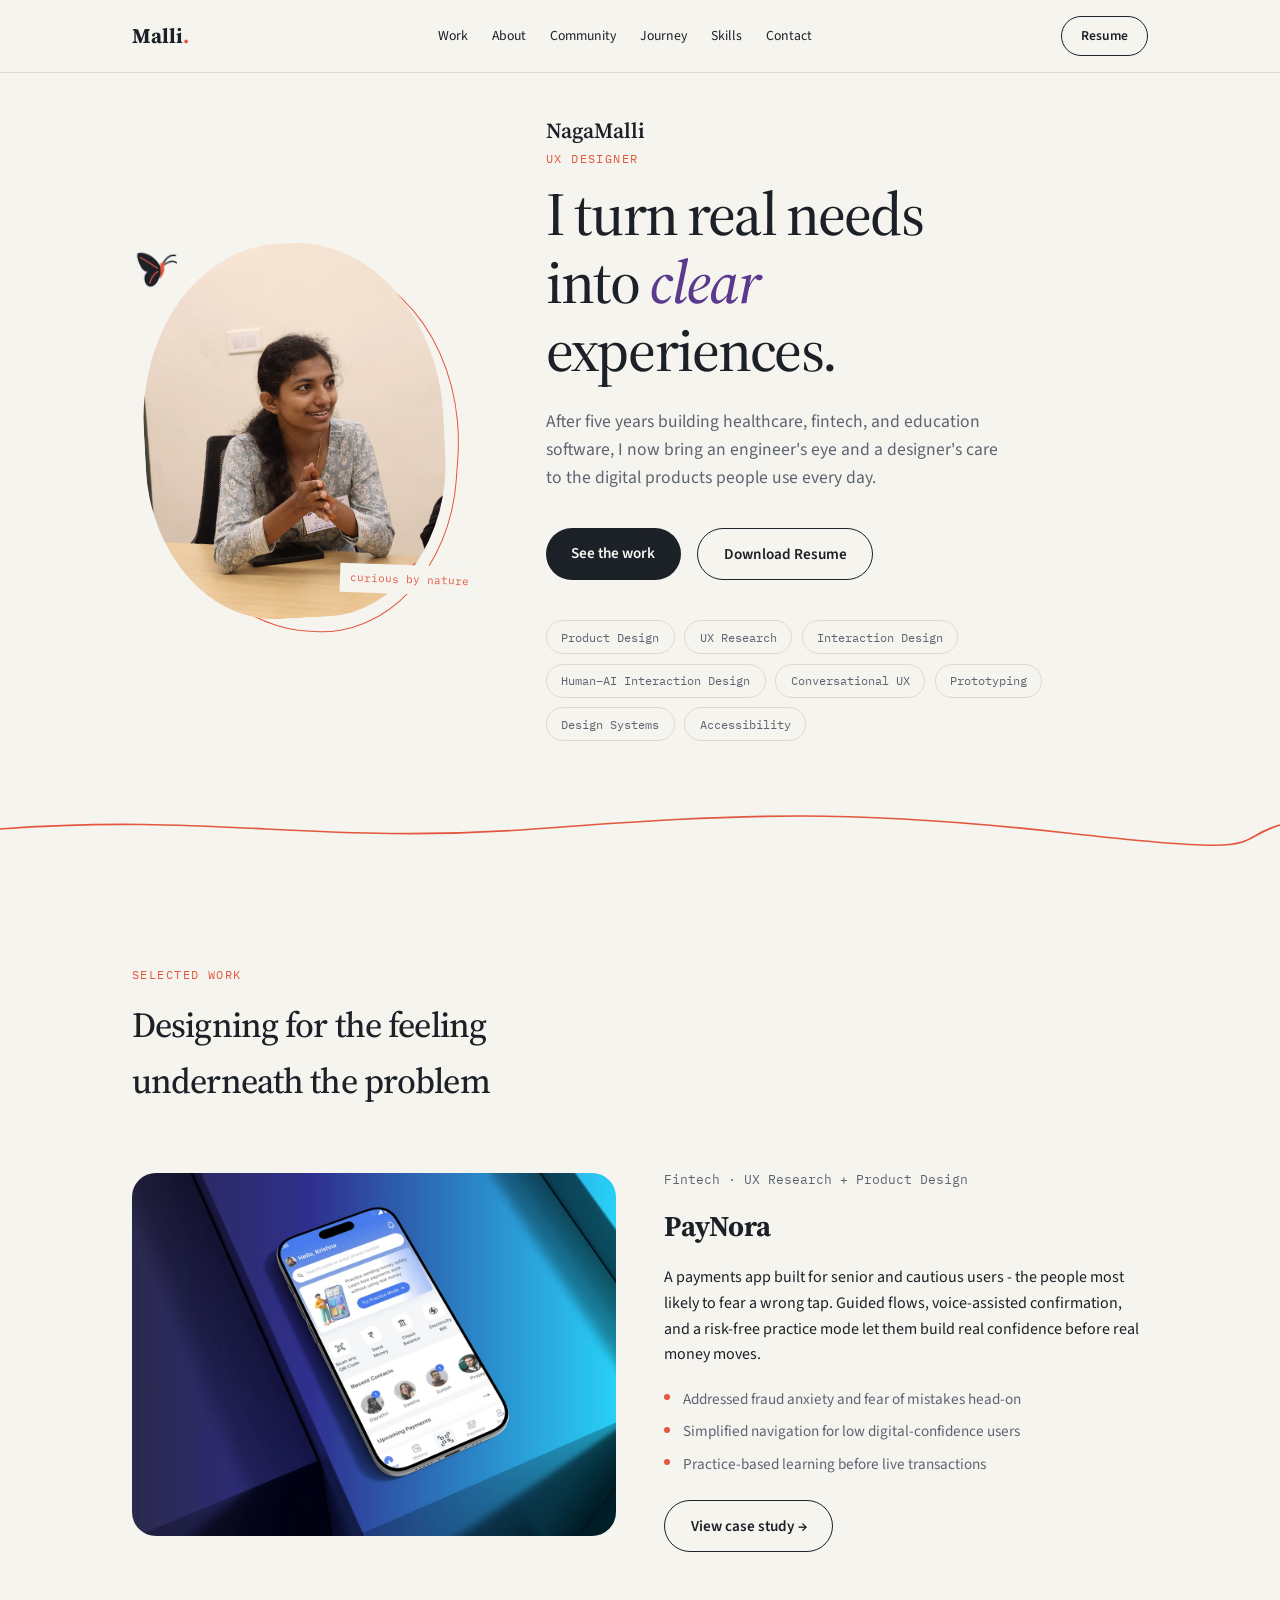
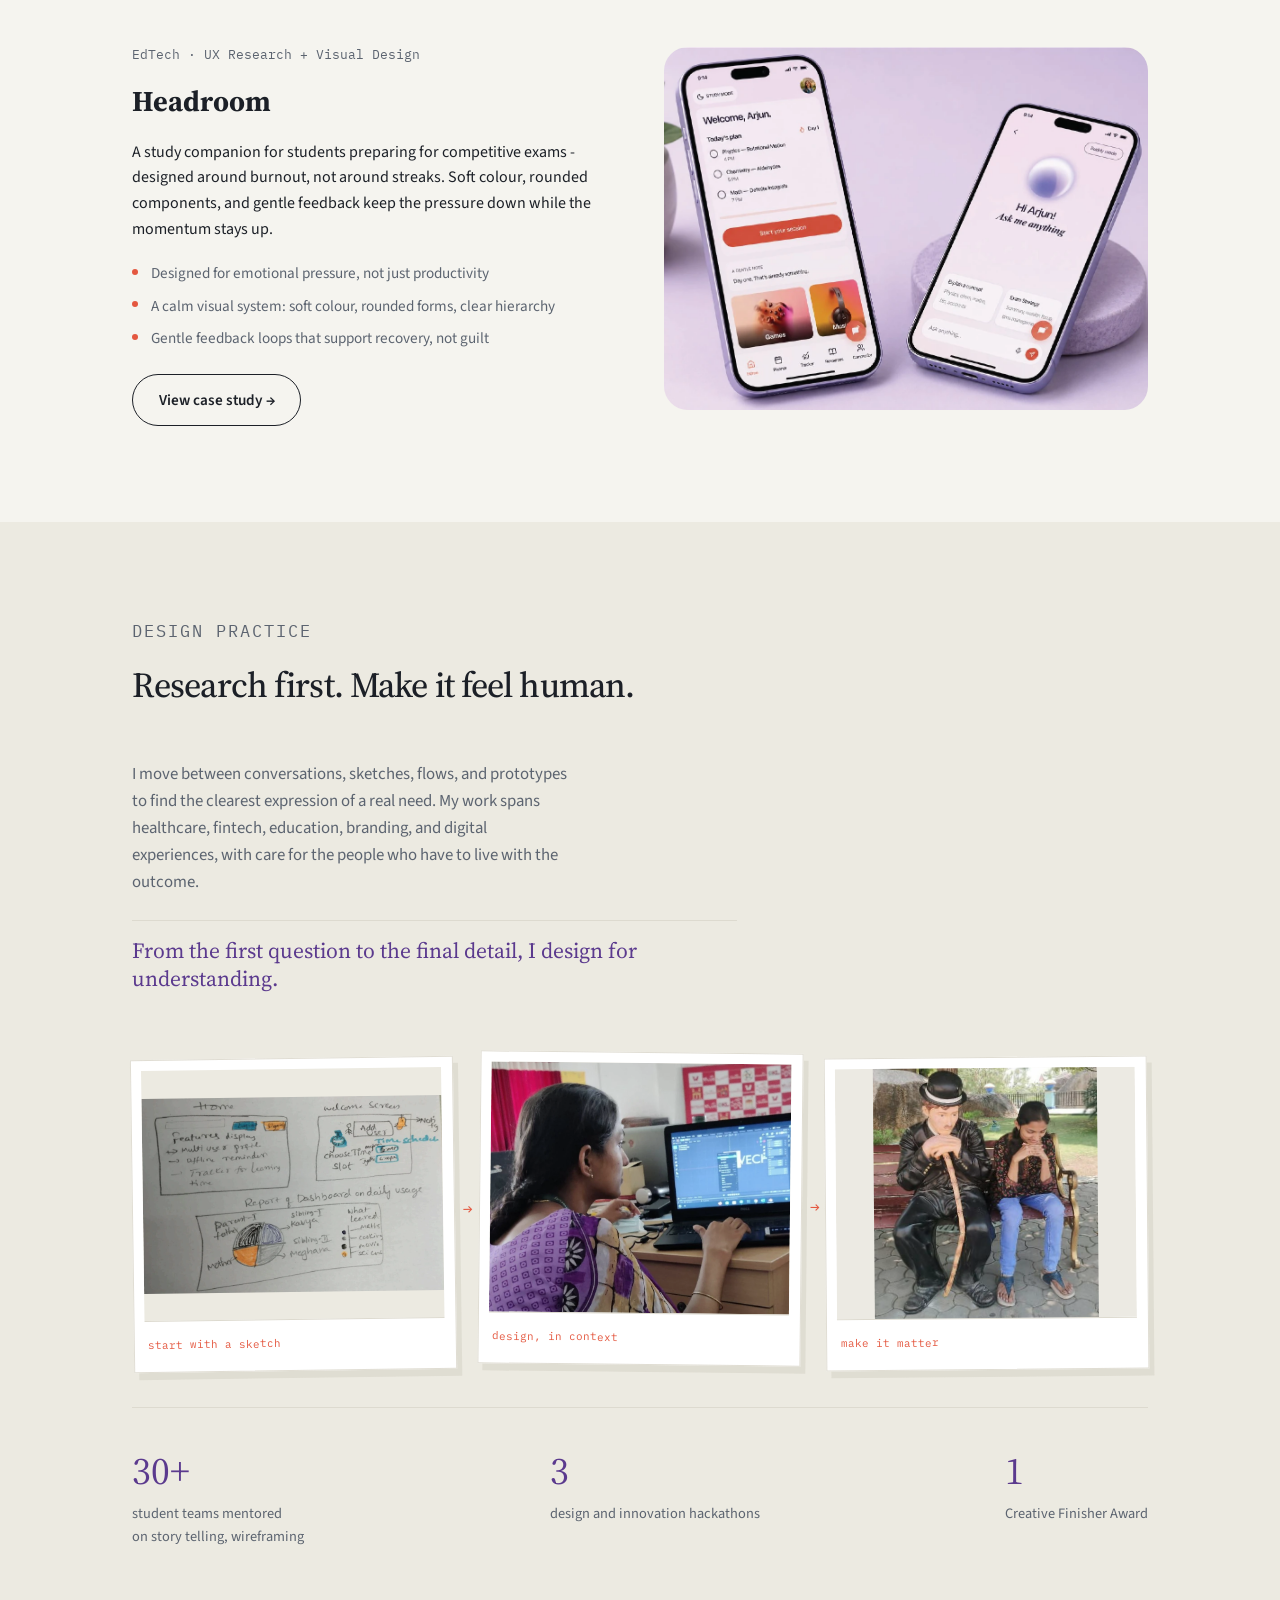
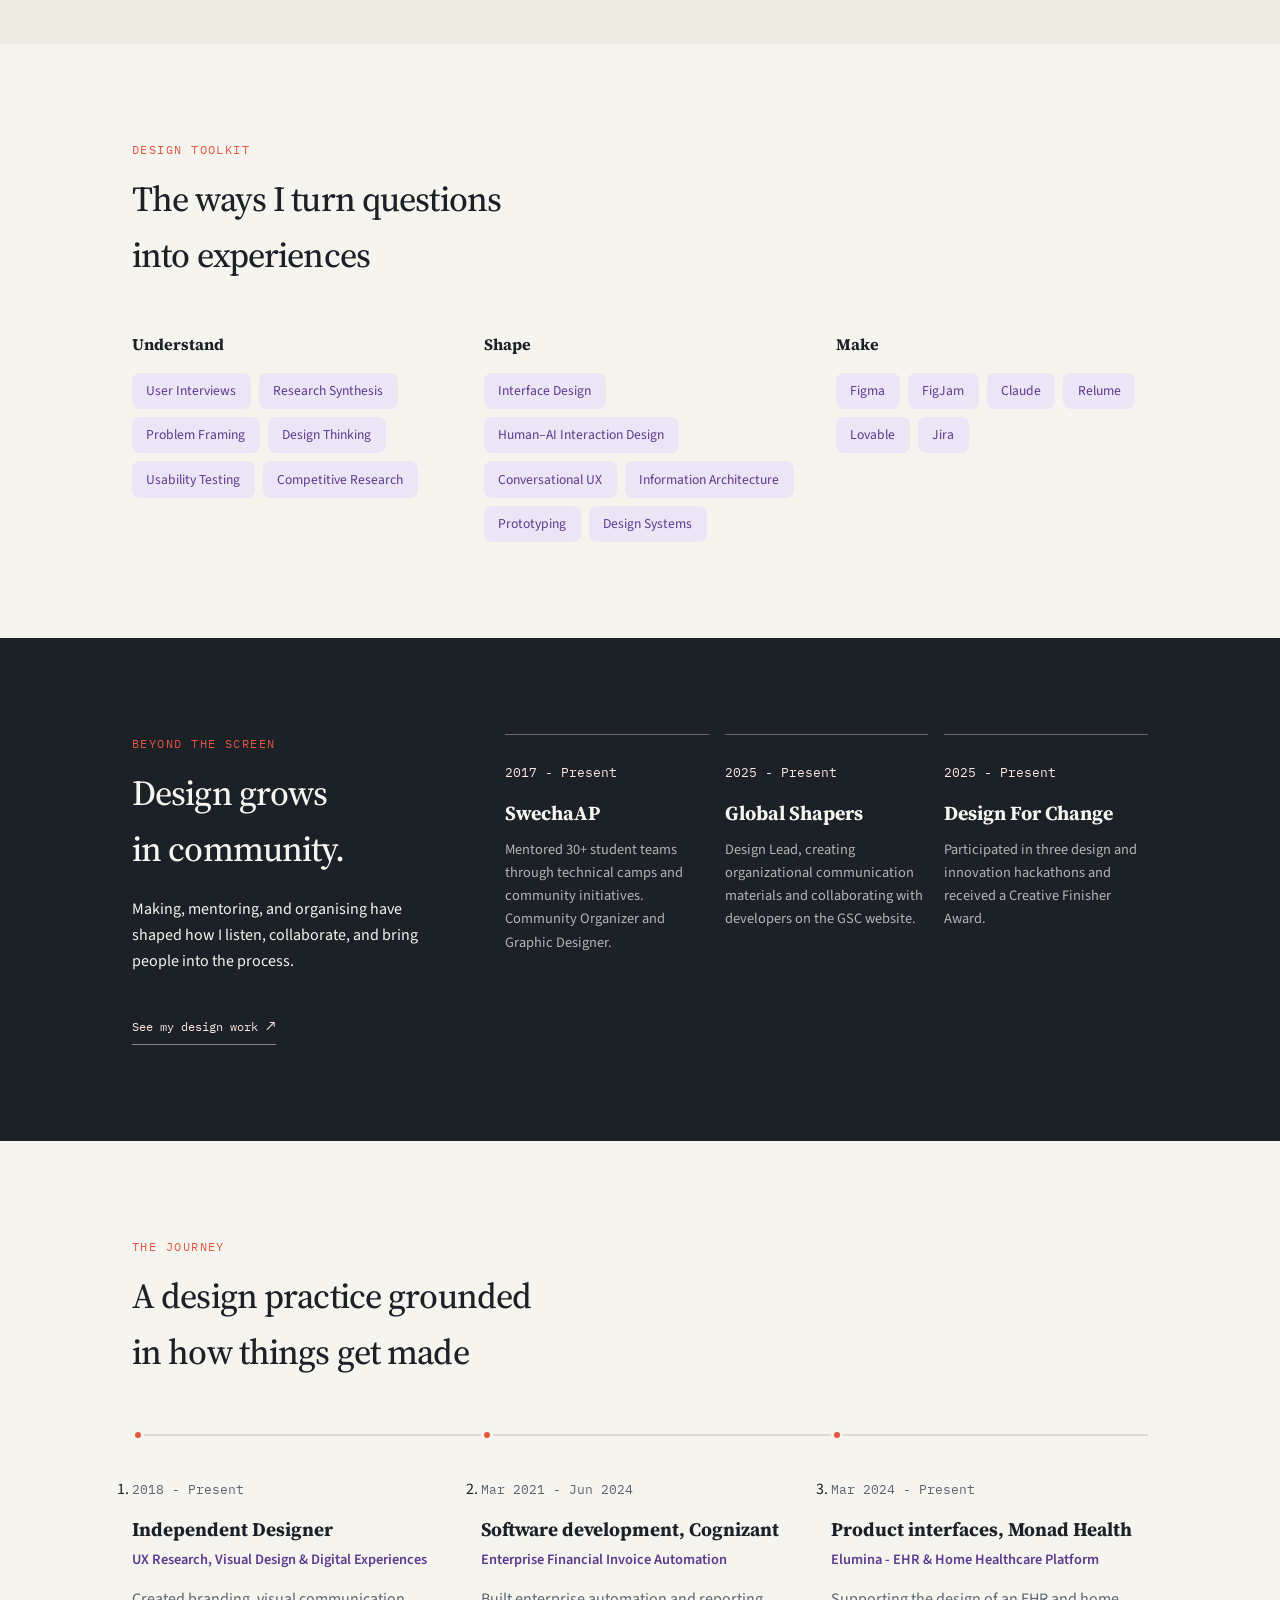
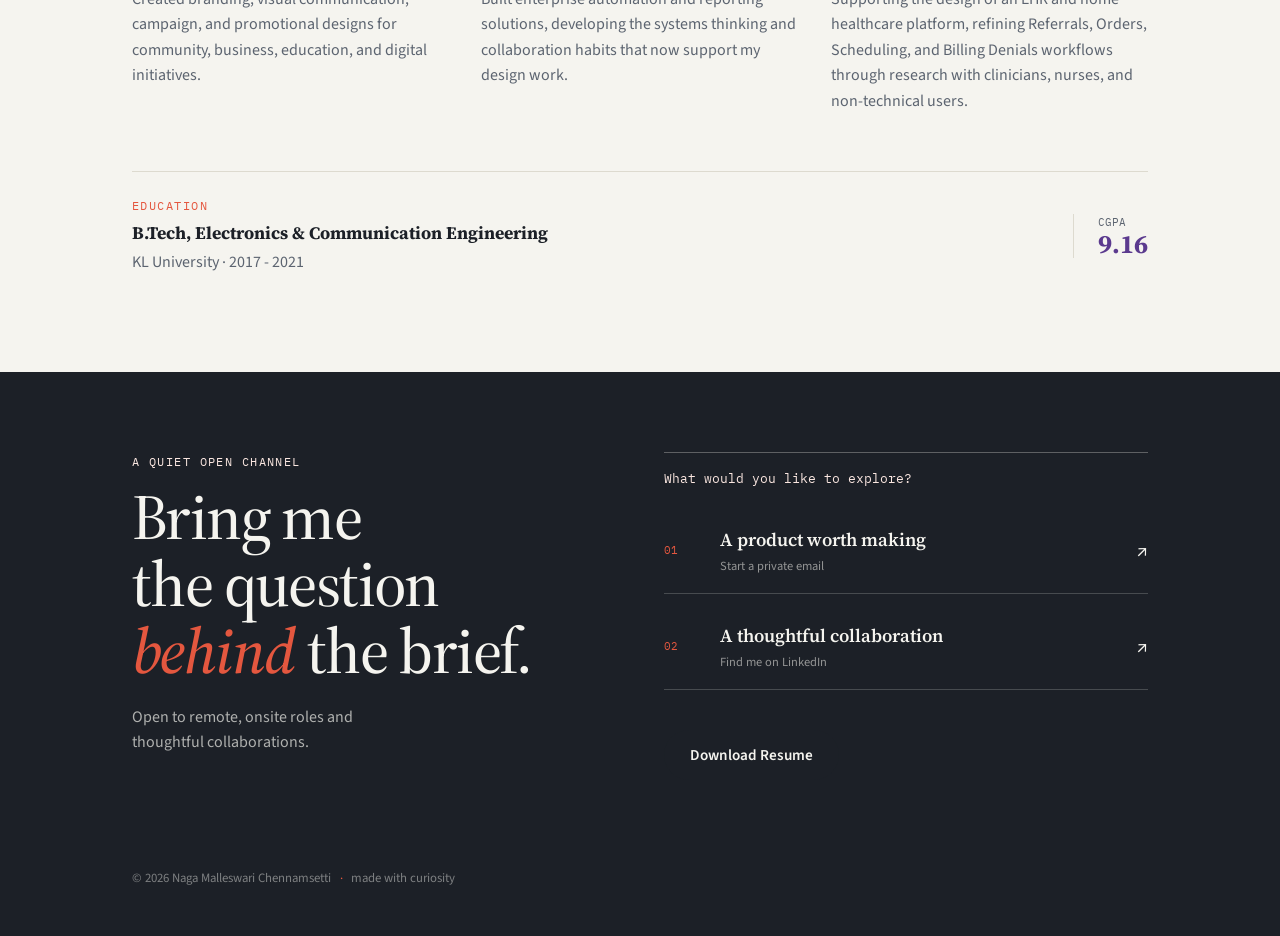
<file: index.html>
<!DOCTYPE html>
<html lang="en">
<head>
<meta charset="UTF-8">
<meta name="viewport" content="width=device-width, initial-scale=1.0">
<title>Malli - UX Designer</title>
<meta name="description" content="Portfolio of Naga Malli (Malli) Chennamsetti, UX Designer transitioning from software engineering.">

<!-- Fonts: Source Serif 4 for editorial headings, Source Sans 3 for readable text, IBM Plex Mono for labels -->
<link rel="preconnect" href="https://fonts.googleapis.com">
<link rel="preconnect" href="https://fonts.gstatic.com" crossorigin>
<link href="https://fonts.googleapis.com/css2?family=IBM+Plex+Mono:wght@500&family=Source+Sans+3:wght@400;500;600;700&family=Source+Serif+4:ital,opsz,wght@0,8..60,400..700;1,8..60,400..700&display=swap" rel="stylesheet">

<link rel="stylesheet" href="styles/style.css">
</head>
<body>

<!-- ============ NAV ============ -->
<header class="nav">
  <a href="#top" class="nav__logo">Malli<span>.</span></a>
  <nav class="nav__links">
    <a href="#work">Work</a>
    <a href="#about">About</a>
    <a href="#leadership">Community</a>
    <a href="#experience">Journey</a>
    <a href="#skills">Skills</a>
    <a href="#contact">Contact</a>
  </nav>
  <a href="assets/documents/professional/resume.pdf" class="btn btn--ghost nav__resume" download data-resume-download>Resume</a>
</header>

<main id="top">

  <!-- ============ HERO ============ -->
  <section class="hero">
    <div class="hero__portrait-wrap">
      <picture>
        <source srcset="assets/images/profile/myphoto.webp" type="image/webp">
        <img class="hero__portrait" src="assets/images/profile/myphoto.jpg" alt="Naga Malleswari smiling at a community event" fetchpriority="high">
      </picture>
      <span class="hero__portrait-note">curious by nature</span>
      <div class="butterfly-flight" aria-hidden="true">
        <svg class="mini-butterfly" viewBox="0 0 64 58" role="presentation">
          <path class="mini-butterfly__antenna" d="M42 22C48 12 55 8 62 10M43 24C52 18 59 18 63 21" />
          <path class="mini-butterfly__upper-wing" d="M39 26C32 12 20 2 6 3C2 4 4 15 9 25C14 35 23 35 39 31Z" />
          <path class="mini-butterfly__lower-wing" d="M39 31C25 27 13 32 13 43C13 52 19 57 25 55C32 53 36 42 41 32Z" />
          <path class="mini-butterfly__wing-detail" d="M34 28C25 22 17 15 8 10M34 33C27 37 23 43 21 50" />
          <path class="mini-butterfly__body" d="M40 23C43 24 45 27 44 31C43 37 39 42 36 45C38 38 39 32 38 27Z" />
          <circle class="mini-butterfly__head" cx="42" cy="23" r="3.5" />
        </svg>
      </div>
    </div>
    <div class="hero__copy">
      <p class="hero__name">NagaMalli</p>
      <p class="eyebrow">UX Designer</p>
      <h1 class="hero__title">I turn real needs<br>into <em>clear</em> experiences.</h1>
      <p class="hero__sub">
        After five years building healthcare, fintech, and education software, I now
        bring an engineer's eye and a designer's care to the digital products people use every day.
      </p>
      <div class="hero__actions">
        <a href="#work" class="btn btn--primary">See the work</a>
        <a href="assets/documents/professional/resume.pdf" class="btn btn--ghost" download data-resume-download>Download Resume</a>
      </div>
      <ul class="hero__tags">
        <li>Product Design</li><li>UX Research</li><li>Interaction Design</li>
        <li>Human–AI Interaction Design</li><li>Conversational UX</li>
        <li>Prototyping</li><li>Design Systems</li><li>Accessibility</li>
      </ul>
    </div>
  </section>

  <!-- signature divider: a hand-drawn thread connecting "code" to "design" -->
  <svg class="thread" viewBox="0 0 1200 60" preserveAspectRatio="none" aria-hidden="true">
    <path d="M0,30 C 200,10 300,50 500,30 S 800,5 1000,35 S 1150,45 1200,25" />
  </svg>

  <!-- ============ FEATURED PROJECTS ============ -->
  <section id="work" class="section">
    <p class="eyebrow">Selected work</p>
    <h2 class="section__title">Designing for the feeling underneath the problem</h2>

    <div class="projects">

      <article class="project">
        <div class="project__visual project__visual--paynora">
          <picture>
            <source srcset="assets/images/paynora/paynora.webp" type="image/webp">
            <img class="project__image" src="assets/images/paynora/paynora.png" alt="PayNora payments app interface displayed on a smartphone" loading="lazy" decoding="async" fetchpriority="low">
          </picture>
        </div>
        <div class="project__body">
          <p class="mono">Fintech · UX Research + Product Design</p>
          <h3>PayNora</h3>
          <p>
            A payments app built for senior and cautious users - the people
            most likely to fear a wrong tap. Guided flows, voice-assisted
            confirmation, and a risk-free practice mode let them build real
            confidence before real money moves.
          </p>
          <ul class="project__points">
            <li>Addressed fraud anxiety and fear of mistakes head-on</li>
            <li>Simplified navigation for low digital-confidence users</li>
            <li>Practice-based learning before live transactions</li>
          </ul>
          <a class="btn btn--ghost project__link" href="paynora.html">View case study <span aria-hidden="true">→</span></a>
        </div>
      </article>

      <article class="project project--reverse">
        <div class="project__visual project__visual--headroom">
          <picture>
            <source srcset="assets/images/headroom/headroom.webp" type="image/webp">
            <img class="project__image" src="assets/images/headroom/headroom.png" alt="Headroom study companion app interface displayed on smartphones" loading="lazy" decoding="async" fetchpriority="low">
          </picture>
        </div>
        <div class="project__body">
          <p class="mono">EdTech · UX Research + Visual Design</p>
          <h3>Headroom</h3>
          <p>
            A study companion for students preparing for competitive exams -
            designed around burnout, not around streaks. Soft colour, rounded
            components, and gentle feedback keep the pressure down while the
            momentum stays up.
          </p>
          <ul class="project__points">
            <li>Designed for emotional pressure, not just productivity</li>
            <li>A calm visual system: soft colour, rounded forms, clear hierarchy</li>
            <li>Gentle feedback loops that support recovery, not guilt</li>
          </ul>
          <a class="btn btn--ghost project__link" href="headroom.html">View case study <span aria-hidden="true">→</span></a>
        </div>
      </article>

    </div>
  </section>

  <!-- ============ ABOUT ============ -->
  <section id="about" class="section section--about">
    <div class="about">
      <div class="about__text">
        <p class="eyebrow">Design practice</p>
        <h2 class="section__title">Research first. Make it feel human.</h2>
        <p>
          I move between conversations, sketches, flows, and prototypes to find
          the clearest expression of a real need. My work spans healthcare,
          fintech, education, branding, and digital experiences, with care for
          the people who have to live with the outcome.
        </p>
        <p class="about__aside">From the first question to the final detail, I design for understanding.</p>
      </div>
      <div class="about__visual about__visual--collage" aria-label="A glimpse into Malli's design process">
        <figure class="about__tile about__tile--sketch">
          <picture>
            <source srcset="assets/images/portfolio/paper_sketch.webp" type="image/webp">
            <img src="assets/images/portfolio/paper_sketch.png" alt="Hand-drawn interface sketches on paper" loading="lazy" decoding="async" fetchpriority="low">
          </picture>
          <figcaption>start with a sketch</figcaption>
        </figure>
        <figure class="about__tile about__tile--laptop">
          <picture>
            <source srcset="assets/images/portfolio/imagelaptop.webp" type="image/webp">
            <img src="assets/images/portfolio/imagelaptop.png" alt="Design work being created on a laptop" loading="lazy" decoding="async" fetchpriority="low">
          </picture>
          <figcaption>design, in context</figcaption>
        </figure>
        <figure class="about__tile about__tile--people">
          <img src="assets/images/portfolio/replica.jpg" alt="A creative moment shared with collaborators" loading="lazy" decoding="async">
          <figcaption>make it matter</figcaption>
        </figure>
      </div>
      <div class="about__facts">
        <div class="fact">
          <p class="fact__num">30+</p>
          <p class="fact__label">student teams mentored <br>on story telling, wireframing</p>
        </div>
        <div class="fact">
          <p class="fact__num">3</p>
          <p class="fact__label">design and innovation hackathons</p>
        </div>
        <div class="fact">
          <p class="fact__num">1</p>
          <p class="fact__label">Creative Finisher Award</p>
        </div>
      </div>
    </div>
  </section>

  <!-- ============ SKILLS & TOOLS ============ -->
  <section id="skills" class="section">
    <p class="eyebrow">Design toolkit</p>
    <h2 class="section__title">The ways I turn questions into experiences</h2>

    <div class="skills">
      <div class="skills__group">
        <h3>Understand</h3>
        <ul class="chips">
          <li>User Interviews</li><li>Research Synthesis</li><li>Problem Framing</li>
          <li>Design Thinking</li><li>Usability Testing</li><li>Competitive Research</li>
        </ul>
      </div>
      <div class="skills__group">
        <h3>Shape</h3>
        <ul class="chips">
          <li>Interface Design</li><li>Human–AI Interaction Design</li>
          <li>Conversational UX</li><li>Information Architecture</li>
          <li>Prototyping</li><li>Design Systems</li>
        </ul>
      </div>
      <div class="skills__group">
        <h3>Make</h3>
        <ul class="chips">
          <li>Figma</li><li>FigJam</li><li>Claude</li>
          <li>Relume</li><li>Lovable</li><li>Jira</li>
        </ul>
      </div>
    </div>
  </section>

  <!-- ============ LEADERSHIP & COMMUNITY ============ -->
  <section id="leadership" class="section section--leadership">
    <div class="leadership__intro">
      <p class="eyebrow">Beyond the screen</p>
      <h2 class="section__title">Design grows in community.</h2>
      <p>Making, mentoring, and organising have shaped how I listen, collaborate, and bring people into the process.</p>
      <a class="leadership__link" href="https://nagamalli.crevado.com/for-clients" target="_blank" rel="noopener">See my design work <span aria-hidden="true">↗</span></a>
    </div>
    <div class="leadership__list">
      <article class="leadership__item">
        <p class="mono">2017 - Present</p>
        <h3>SwechaAP</h3>
        <p>Mentored 30+ student teams through technical camps and community initiatives. Community Organizer and Graphic Designer.</p>
      </article>
      <article class="leadership__item">
        <p class="mono">2025 - Present</p>
        <h3>Global Shapers</h3>
        <p>Design Lead, creating organizational communication materials and collaborating with developers on the GSC website.</p>
      </article>
      <article class="leadership__item">
        <p class="mono">2025 - Present</p>
        <h3>Design For Change</h3>
        <p>Participated in three design and innovation hackathons and received a Creative Finisher Award.</p>
      </article>
    </div>
  </section>

  <!-- ============ EXPERIENCE ============ -->
  <section id="experience" class="section">
    <p class="eyebrow">The journey</p>
    <h2 class="section__title">A design practice grounded in how things get made</h2>

    <ol class="timeline">
      <li class="timeline__item">
        <div class="timeline__dot"></div>
        <div class="timeline__content">
          <p class="mono">2018 - Present</p>
          <h3>Independent Designer</h3>
          <p class="timeline__role">UX Research, Visual Design &amp; Digital Experiences</p>
          <p>
            Created branding, visual communication, campaign, and promotional
            designs for community, business, education, and digital initiatives.
          </p>
        </div>
      </li>
      <li class="timeline__item">
        <div class="timeline__dot"></div>
        <div class="timeline__content">
          <p class="mono">Mar 2021 - Jun 2024</p>
          <h3>Software development, Cognizant</h3>
          <p class="timeline__role">Enterprise Financial Invoice Automation</p>
          <p>
            Built enterprise automation and reporting solutions, developing the
            systems thinking and collaboration habits that now support my design work.
          </p>
        </div>
      </li>
      <li class="timeline__item">
        <div class="timeline__dot"></div>
        <div class="timeline__content">
          <p class="mono">Mar 2024 - Present</p>
          <h3>Product interfaces, Monad Health</h3>
          <p class="timeline__role">Elumina - EHR &amp; Home Healthcare Platform</p>
          <p>
            Supporting the design of an EHR and home healthcare platform,
            refining Referrals, Orders, Scheduling, and Billing Denials workflows
            through research with clinicians, nurses, and non-technical users.
          </p>
        </div>
      </li>
    </ol>

    <div class="education">
      <div class="education__details">
        <p class="eyebrow">Education</p>
        <h3>B.Tech, Electronics &amp; Communication Engineering</h3>
        <p>KL University · 2017 - 2021</p>
      </div>
      <div class="education__score">
        <span>CGPA</span>
        <strong>9.16</strong>
      </div>
    </div>
  </section>

  <!-- ============ CONTACT ============ -->
  <footer id="contact" class="footer">
    <div class="footer__heading">
      <p class="eyebrow">A quiet open channel</p>
      <h2 class="footer__title">Bring me the question<br><em>behind</em> the brief.</h2>
      <p class="footer__sub">Open to remote, onsite roles and thoughtful collaborations.</p>
    </div>
    <div class="footer__conversation">
      <p class="mono">What would you like to explore?</p>
      <div class="footer__links">
        <button class="footer__link footer__link--email" type="button" data-contact="Y2gubmFnYW1hbGxpMTQ4QGdtYWlsLmNvbQ==" aria-expanded="false">
          <span class="footer__link-mark" aria-hidden="true">01</span>
          <span><strong>A product worth making</strong><small>Start a private email</small></span>
          <span class="footer__arrow" aria-hidden="true">↗</span>
        </button>
        <a class="footer__link" href="https://www.linkedin.com/in/nagamalleswarichennamsetti/" target="_blank" rel="noopener">
          <span class="footer__link-mark" aria-hidden="true">02</span>
          <span><strong>A thoughtful collaboration</strong><small>Find me on LinkedIn</small></span>
          <span class="footer__arrow" aria-hidden="true">↗</span>
        </a>
      </div>
      <div class="footer__actions">
        <a href="assets/documents/professional/resume.pdf" class="btn btn--primary footer__resume" download data-resume-download>Download Resume</a>
      </div>
    </div>
    <p class="footer__note">© 2026 Naga Malleswari Chennamsetti <span aria-hidden="true">·</span> made with curiosity</p>
  </footer>

</main>
<a class="back-to-top" href="#top" aria-label="Back to top" title="Back to top">↑</a>
<script>
  const backToTop = document.querySelector('.back-to-top');
  const updateBackToTop = () => {
    backToTop.classList.toggle('is-visible', window.scrollY > 500);
  };

  document.querySelectorAll('[data-resume-download]').forEach((link) => {
    link.addEventListener('click', (event) => {
      if (!window.confirm('Would you like to download my resume?')) {
        event.preventDefault();
      }
    });
  });

  window.addEventListener('scroll', updateBackToTop, { passive: true });
  updateBackToTop();

  const emailLink = document.querySelector('.footer__link--email');
  emailLink.addEventListener('click', () => {
    const address = atob(emailLink.dataset.contact);
    if (emailLink.getAttribute('aria-expanded') === 'false') {
      emailLink.setAttribute('aria-expanded', 'true');
      emailLink.querySelector('strong').textContent = address;
      emailLink.querySelector('small').textContent = 'Email address revealed';
      emailLink.classList.add('is-revealed');
    }
  });
</script>
</body>
</html>
</file>
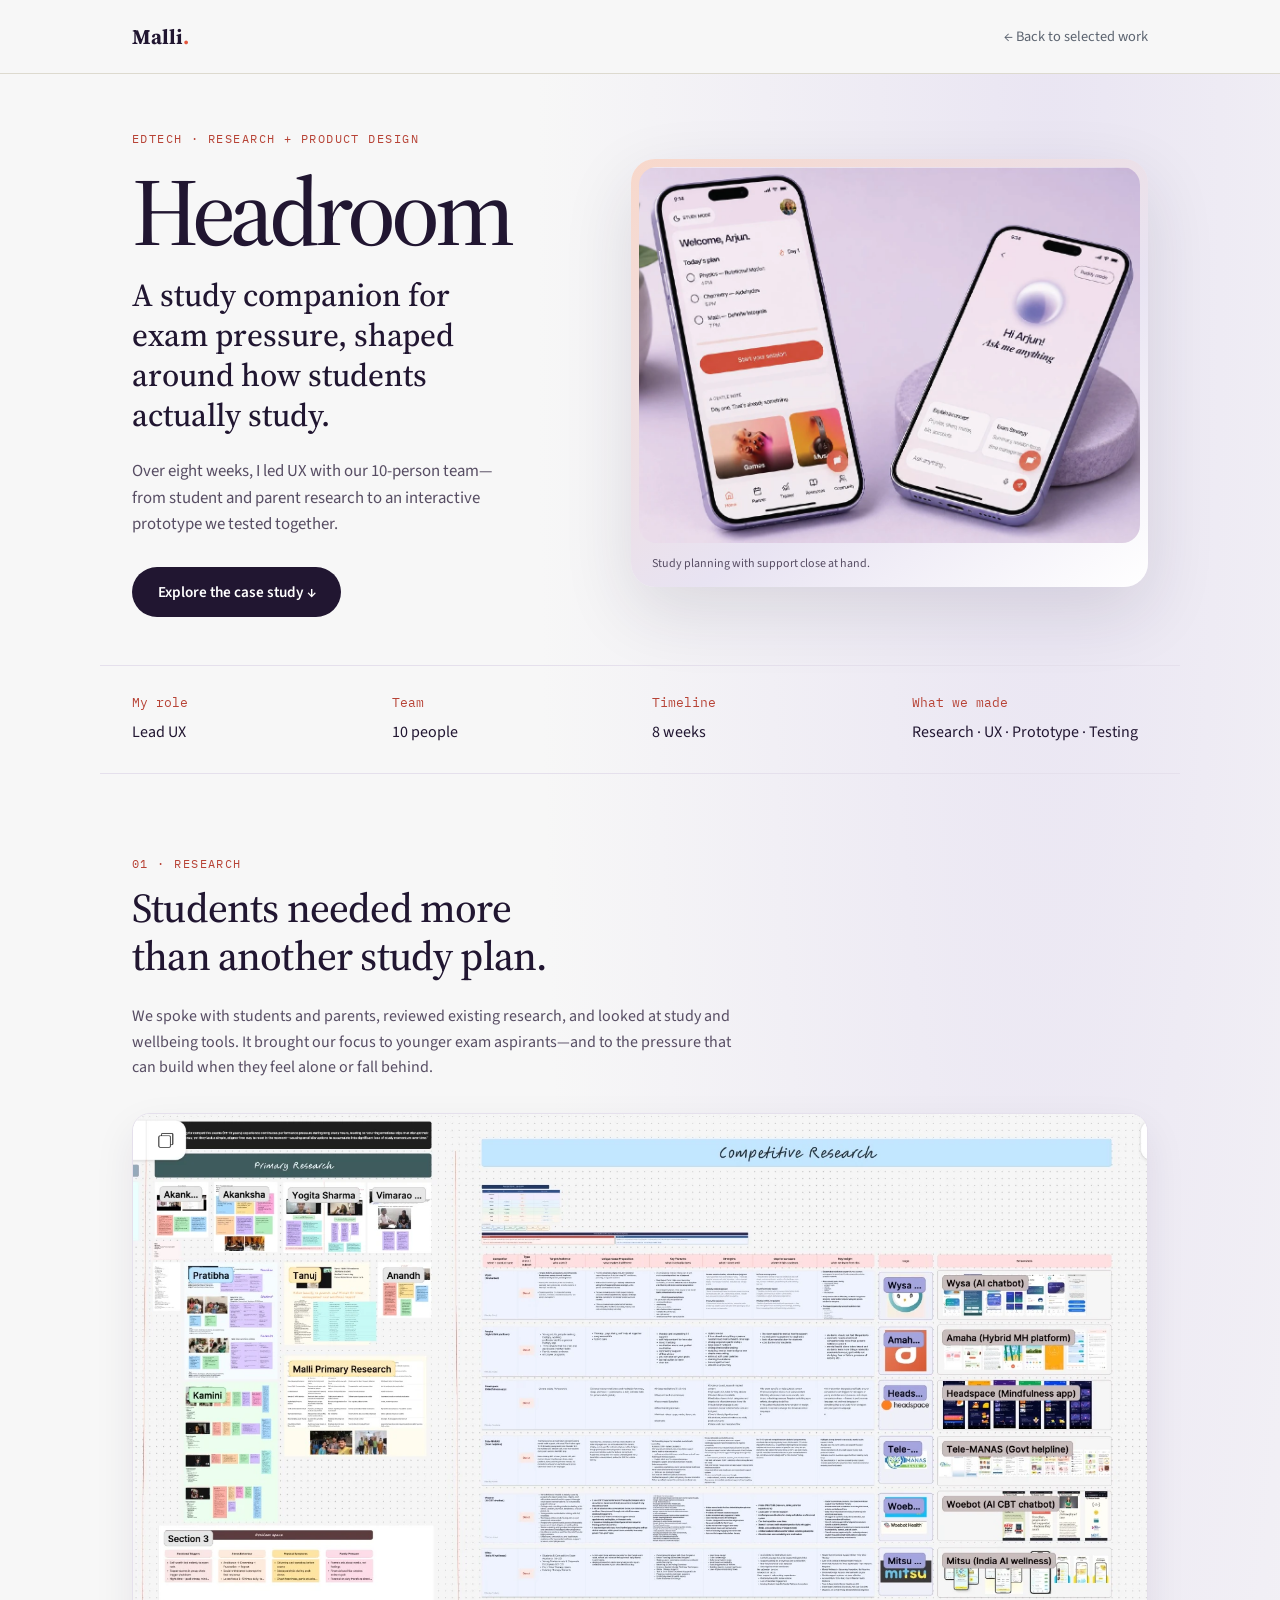
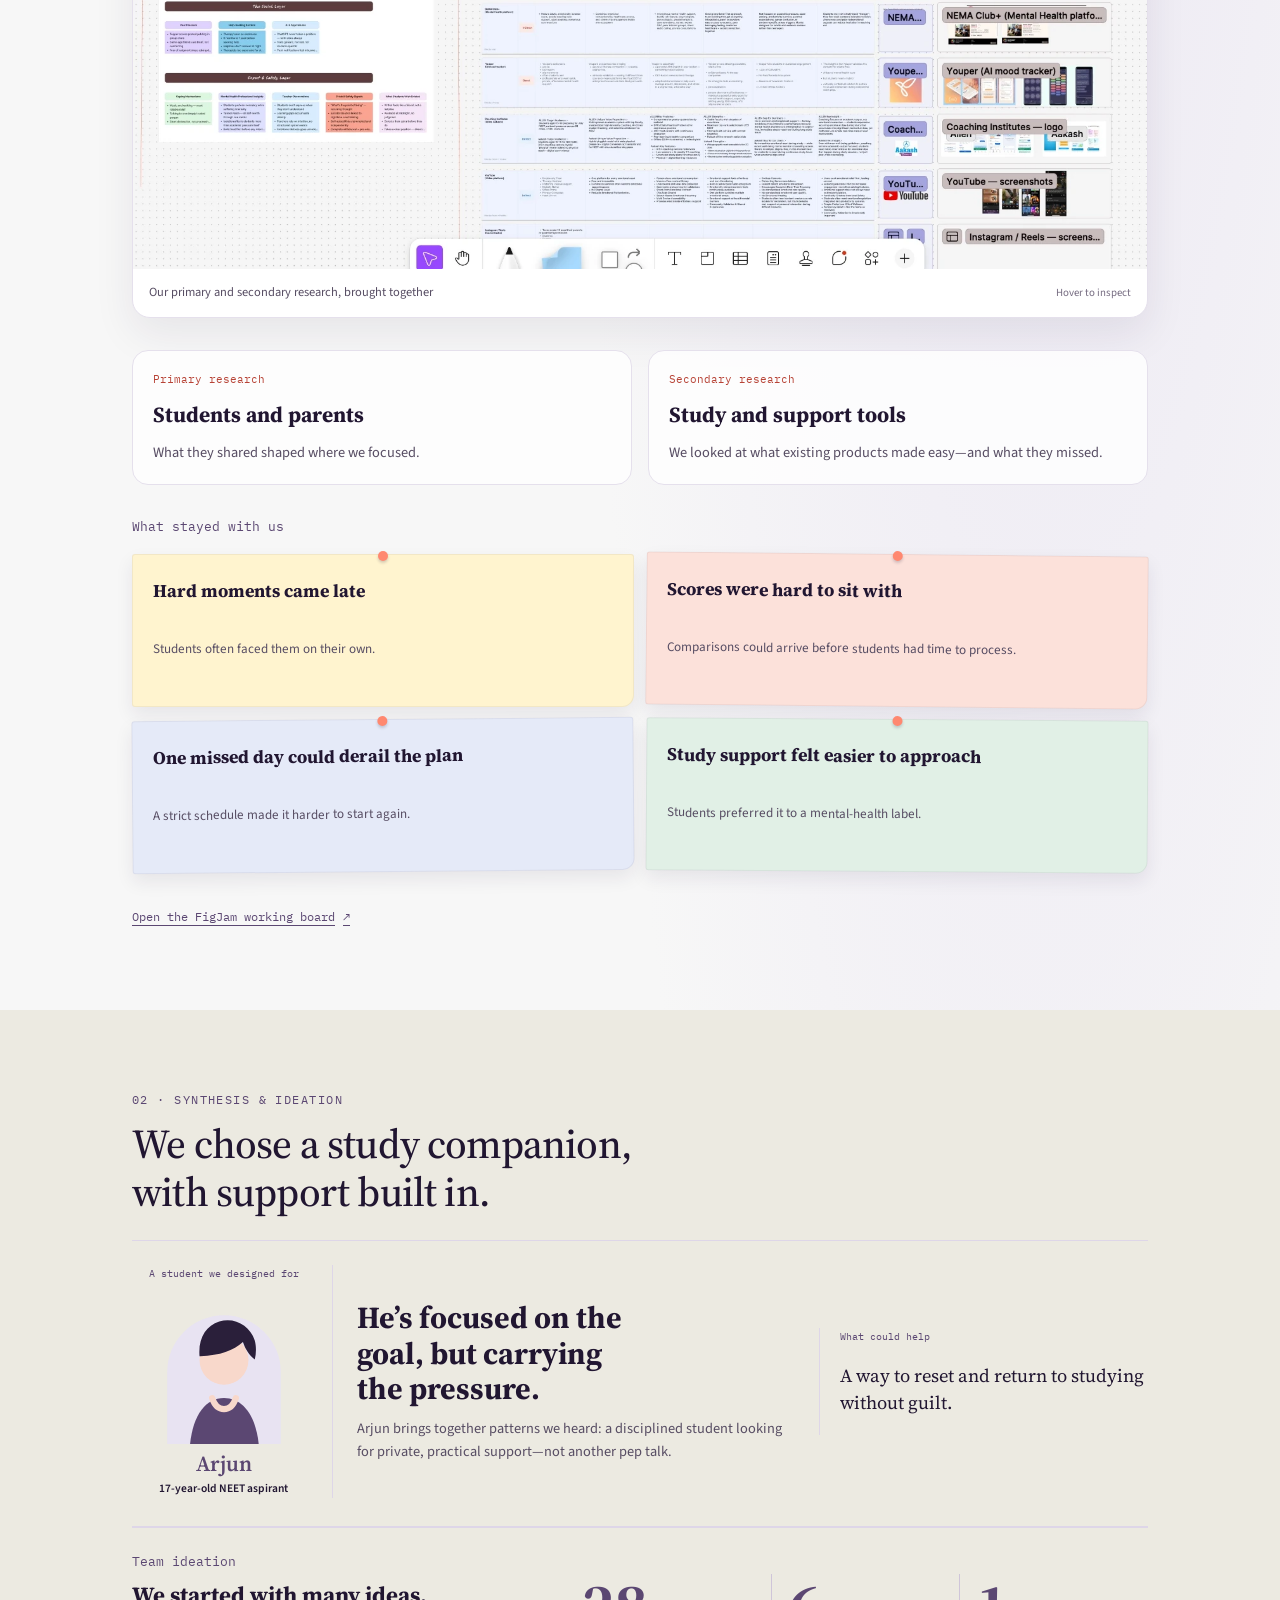
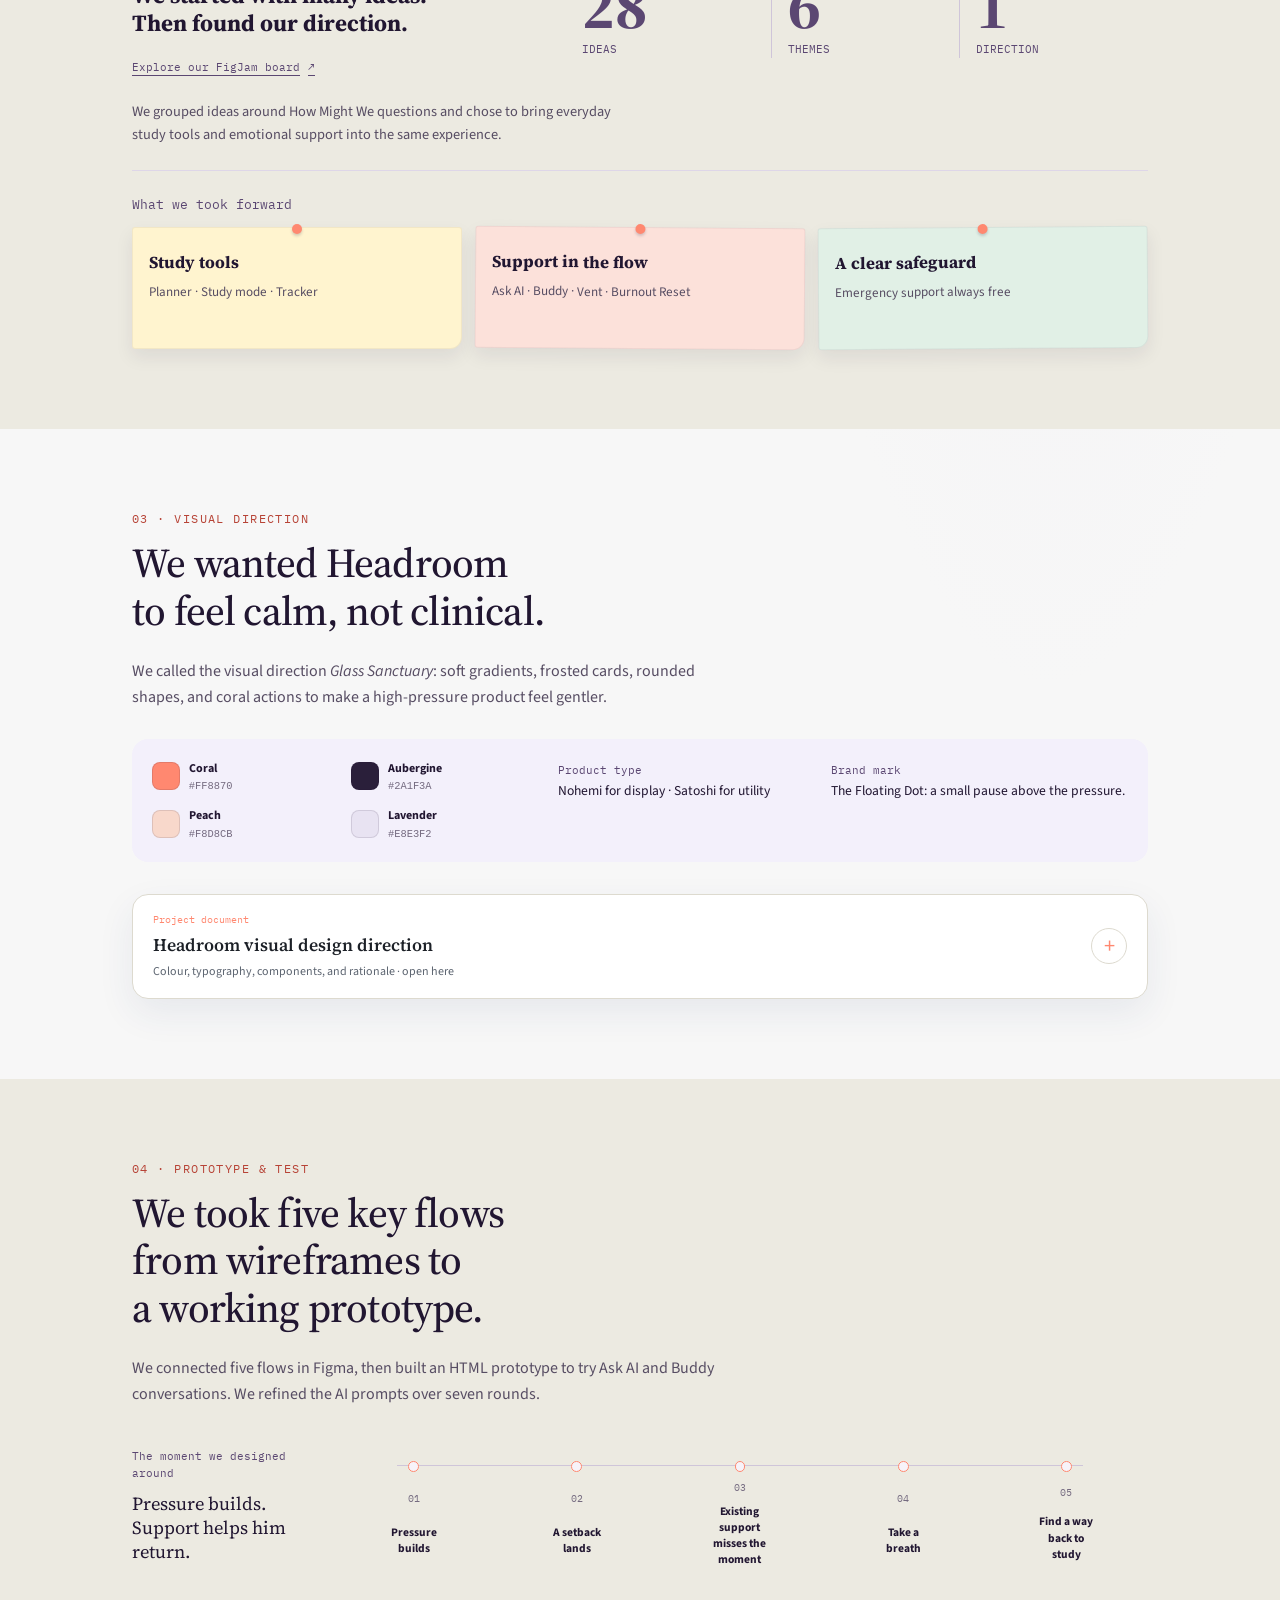
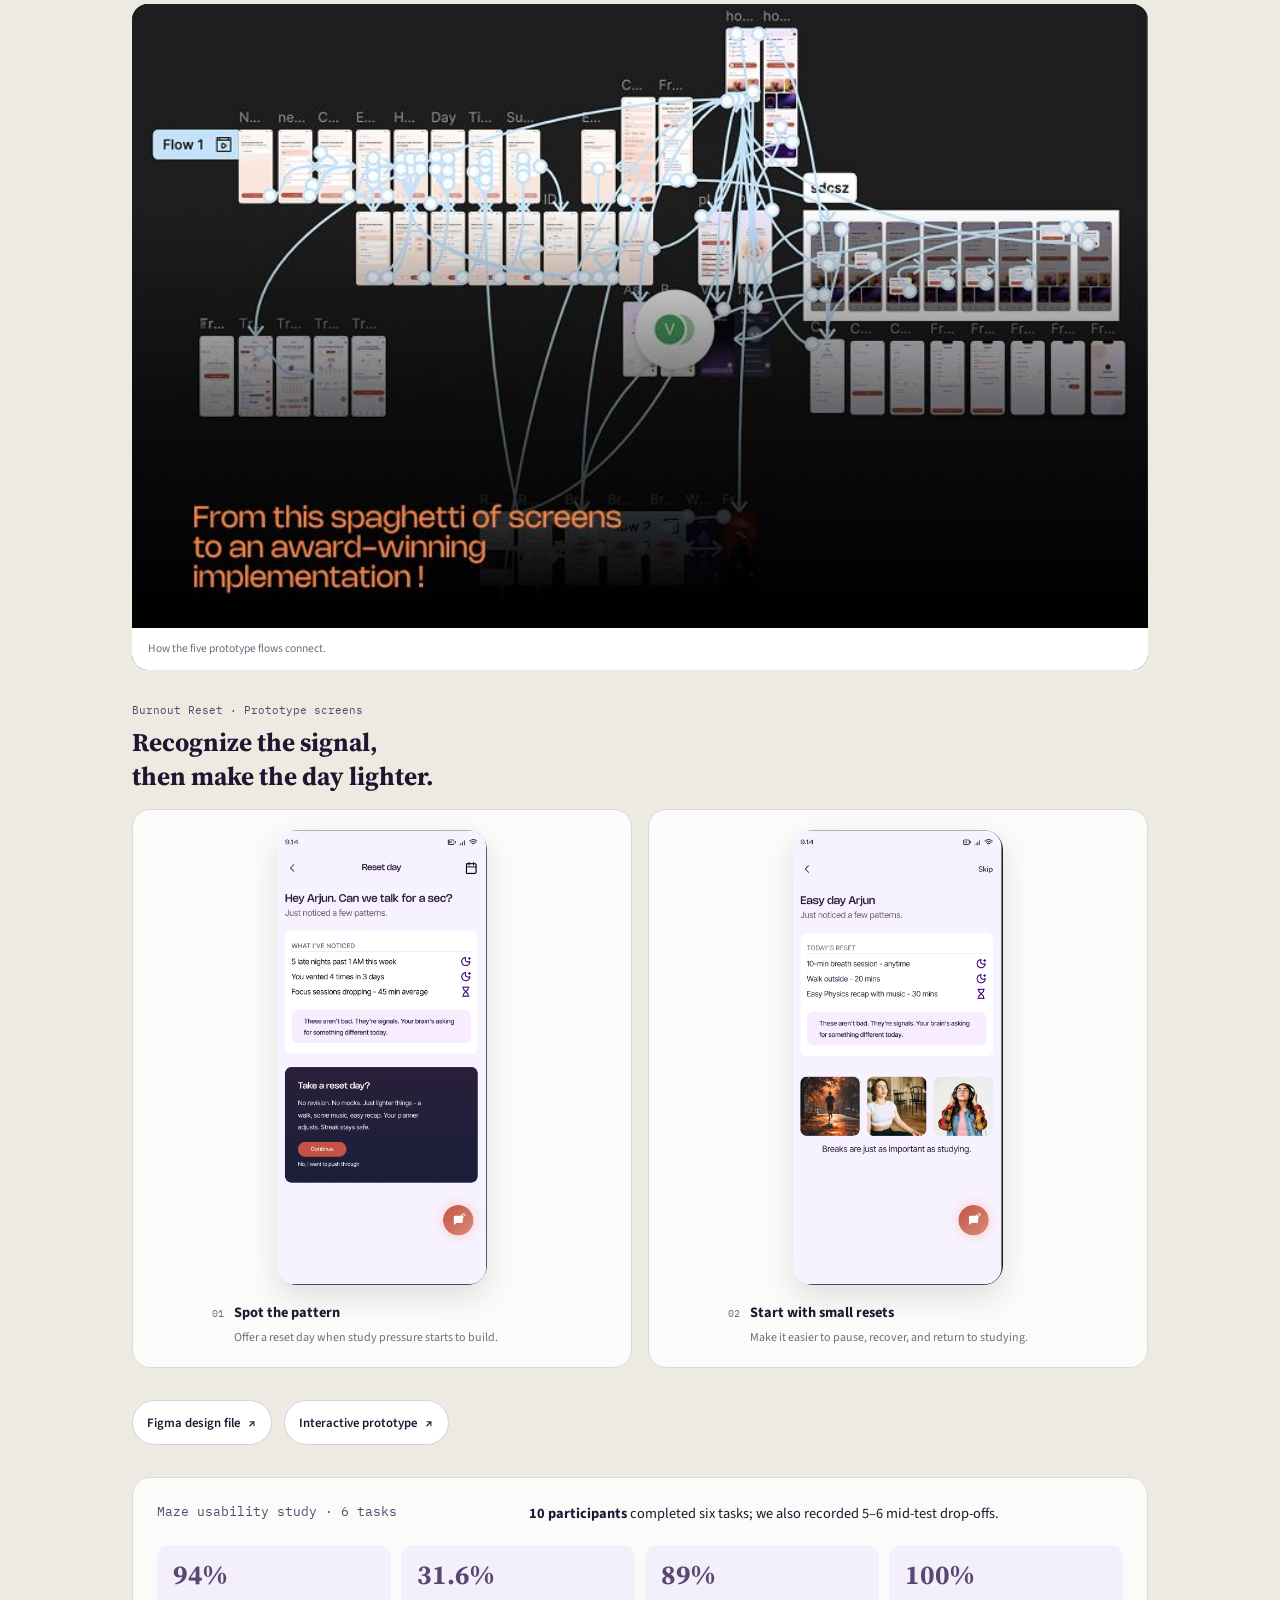
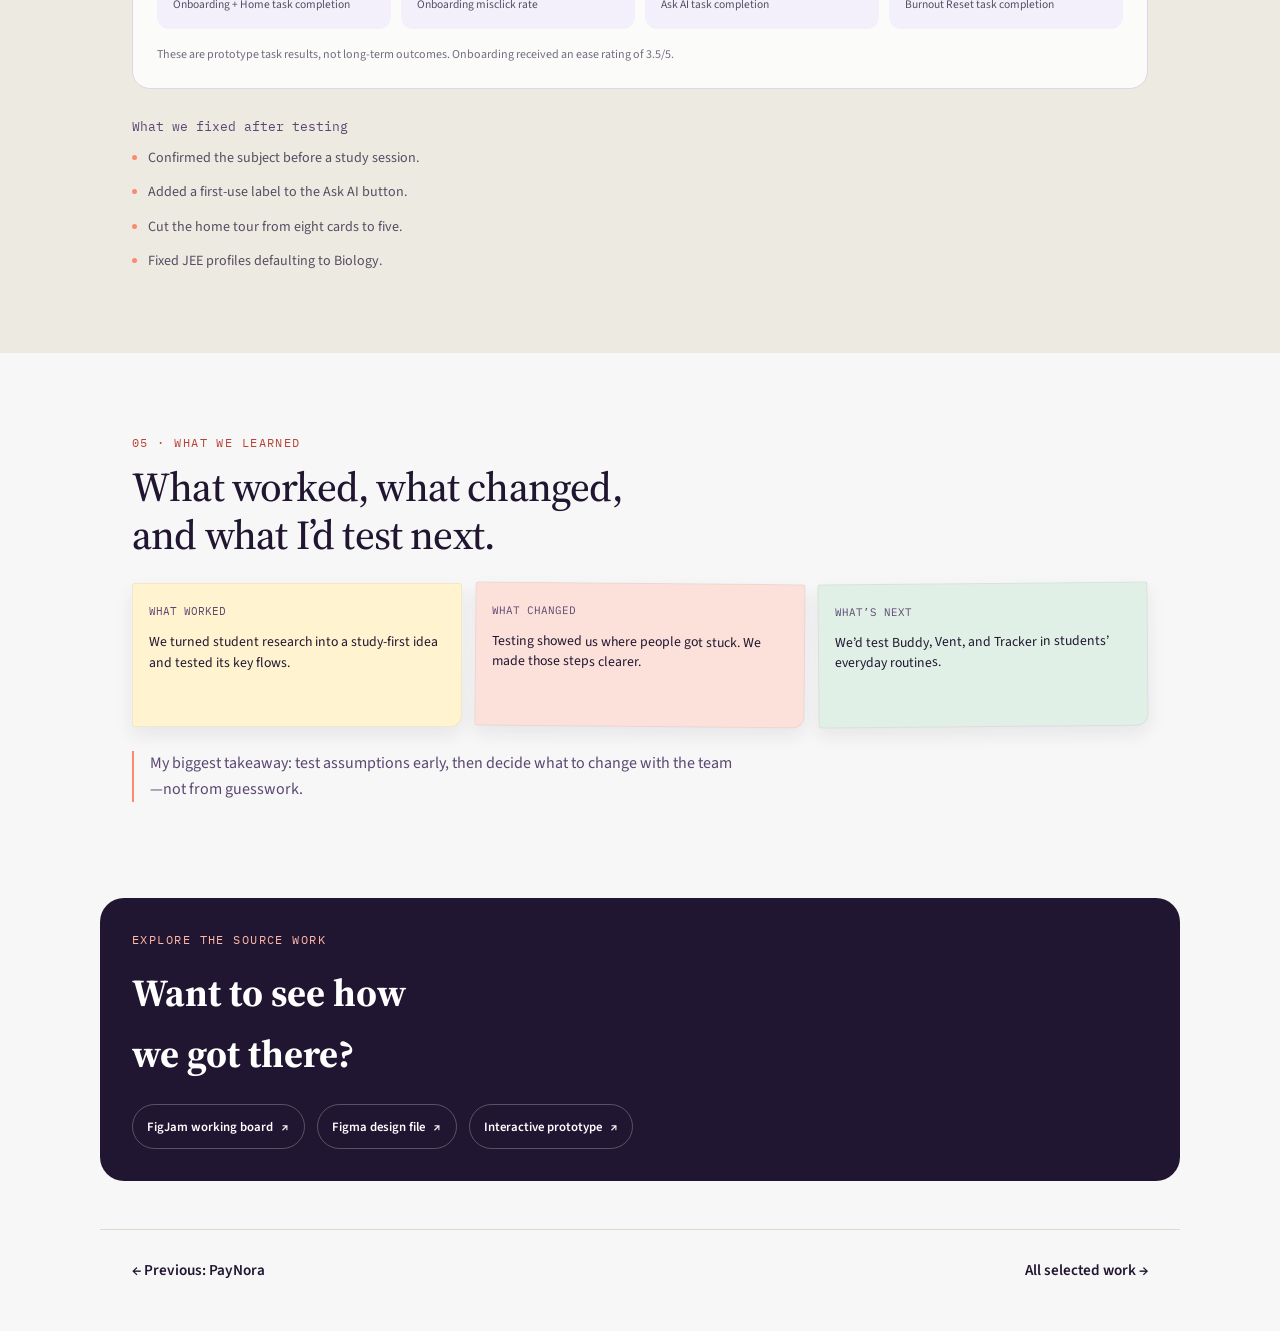
<file: headroom.html>
<!DOCTYPE html>
<html lang="en">
<head>
<meta charset="UTF-8">
<meta name="viewport" content="width=device-width, initial-scale=1.0">
<title>Headroom Case Study - Malli</title>
<meta name="description" content="How research, a study-first concept, and the Glass Sanctuary design system shaped Headroom, a support layer for competitive-exam students.">
<link rel="preconnect" href="https://fonts.googleapis.com">
<link rel="preconnect" href="https://fonts.gstatic.com" crossorigin>
<link href="https://fonts.googleapis.com/css2?family=IBM+Plex+Mono:wght@500&family=Source+Sans+3:wght@400;500;600;700&family=Source+Serif+4:ital,opsz,wght@0,8..60,400..700;1,8..60,400..700&display=swap" rel="stylesheet">
<link rel="stylesheet" href="styles/style.css">
<link rel="stylesheet" href="styles/case-study.css">
<link rel="stylesheet" href="styles/headroom.css">
</head>
<body class="case-study case-study--headroom">
<header class="nav case-nav">
  <a href="index.html#top" class="nav__logo">Malli<span>.</span></a>
  <a class="case-nav__back" href="index.html#work">← Back to selected work</a>
</header>

<main>
  <section class="case-hero headroom-hero">
    <div class="case-hero__copy">
      <p class="eyebrow">EdTech · Research + Product Design</p>
      <h1>Headroom</h1>
      <p class="headroom-hero__statement">A study companion for exam pressure, shaped around how students actually study.</p>
      <p class="case-hero__intro">Over eight weeks, I led UX with our 10-person team—from student and parent research to an interactive prototype we tested together.</p>
      <a class="btn btn--primary" href="#research">Explore the case study <span aria-hidden="true">↓</span></a>
    </div>
    <figure class="case-hero__image case-hero__image--headroom headroom-hero__image">
        <picture>
          <source srcset="assets/images/headroom/headroom.webp" type="image/webp">
          <img src="assets/images/headroom/headroom.png" alt="Headroom study companion app shown on two smartphones" fetchpriority="high">
        </picture>
        <figcaption>Study planning with support close at hand.</figcaption>
    </figure>
  </section>

  <section class="case-overview headroom-overview" aria-label="Project overview">
    <div><p class="mono">My role</p><p>Lead UX</p></div>
    <div><p class="mono">Team</p><p>10 people</p></div>
    <div><p class="mono">Timeline</p><p>8 weeks</p></div>
    <div><p class="mono">What we made</p><p>Research · UX · Prototype · Testing</p></div>
  </section>

  <section class="case-section headroom-section" id="research">
    <div class="case-section__heading">
      <p class="eyebrow">01 · Research</p>
      <h2>Students needed more than another study plan.</h2>
    </div>
    <div class="case-section__body">
      <p>We spoke with students and parents, reviewed existing research, and looked at study and wellbeing tools. It brought our focus to younger exam aspirants—and to the pressure that can build when they feel alone or fall behind.</p>
      <figure class="headroom-research-board">
        <picture>
          <source srcset="assets/images/headroom/research_headroom.webp" type="image/webp">
          <img src="assets/images/headroom/research_headroom.jpeg" alt="Headroom research board showing primary research synthesis and a competitive research matrix" loading="lazy" decoding="async" fetchpriority="low">
        </picture>
        <figcaption>
          <span>Our primary and secondary research, brought together</span>
          <span class="headroom-image-hint">Hover to inspect</span>
        </figcaption>
      </figure>
      <div class="headroom-research-grid">
        <article class="headroom-research-card">
          <p class="mono">Primary research</p>
          <strong>Students and parents</strong>
          <p>What they shared shaped where we focused.</p>
        </article>
        <article class="headroom-research-card">
          <p class="mono">Secondary research</p>
          <strong>Study and support tools</strong>
          <p>We looked at what existing products made easy—and what they missed.</p>
        </article>
      </div>

      <div class="headroom-insights">
        <p class="mono">What stayed with us</p>
        <ul>
          <li><button class="headroom-insight-note" type="button" data-sticky-note aria-pressed="false"><strong>Hard moments came late</strong><span>Students often faced them on their own.</span></button></li>
          <li><button class="headroom-insight-note" type="button" data-sticky-note aria-pressed="false"><strong>Scores were hard to sit with</strong><span>Comparisons could arrive before students had time to process.</span></button></li>
          <li><button class="headroom-insight-note" type="button" data-sticky-note aria-pressed="false"><strong>One missed day could derail the plan</strong><span>A strict schedule made it harder to start again.</span></button></li>
          <li><button class="headroom-insight-note" type="button" data-sticky-note aria-pressed="false"><strong>Study support felt easier to approach</strong><span>Students preferred it to a mental-health label.</span></button></li>
        </ul>
      </div>

      <a class="headroom-text-link" href="https://www.figma.com/board/ZTZ3QDs0jjNj9oM6H3CSIi/Hackathon-8.0_Team-4?node-id=0-1&amp;t=BGnzFMFSDFkmw7IO-1" target="_blank" rel="noopener">Open the FigJam working board <span aria-hidden="true">↗</span></a>
    </div>
  </section>

  <section class="case-section case-section--tinted headroom-section headroom-synthesis">
    <div class="case-section__heading">
      <p class="eyebrow">02 · Synthesis &amp; ideation</p>
      <h2>We chose a study companion, with support built in.</h2>
    </div>
    <div class="case-section__body">
      <div class="headroom-persona">
        <div class="headroom-persona__profile">
          <p class="mono">A student we designed for</p>
          <svg class="headroom-persona__portrait" viewBox="0 0 180 190" role="img" aria-label="Illustration representing Arjun, a student persona shaped by research" xmlns="http://www.w3.org/2000/svg">
            <path d="M18 190v-91a72 72 0 0 1 144 0v91Z" fill="#E8E3F2"/>
            <circle cx="90" cy="84" r="31" fill="#F8D8CB"/>
            <path d="M59 79c-2-22 8-39 25-44 19-6 39 5 45 24 2 7 2 16 0 24-7-5-12-13-15-22-12 11-29 17-54 18Z" fill="#2A1F3A"/>
            <path d="M47 190c4-37 20-58 43-58s40 21 44 58Z" fill="#5B4772"/>
            <path d="M75 132c3 9 8 14 15 14s12-5 15-14" fill="none" stroke="#F8D8CB" stroke-width="8" stroke-linecap="round"/>
          </svg>
          <p class="headroom-persona__name">Arjun</p>
          <p class="headroom-persona__cohort">17-year-old NEET aspirant</p>
        </div>
        <div class="headroom-persona__story">
          <h3>He’s focused on the goal, but carrying the pressure.</h3>
          <p>Arjun brings together patterns we heard: a disciplined student looking for private, practical support—not another pep talk.</p>
        </div>
        <div class="headroom-persona__need">
          <p class="mono">What could help</p>
          <p>A way to reset and return to studying without guilt.</p>
        </div>
      </div>

      <div class="headroom-ideation">
        <div class="headroom-ideation__intro">
          <p class="mono">Team ideation</p>
          <h3>We started with many ideas.<br>Then found our direction.</h3>
          <a class="headroom-text-link" href="https://www.figma.com/board/ZTZ3QDs0jjNj9oM6H3CSIi/Hackathon-8.0_Team-4?node-id=0-1&amp;t=BGnzFMFSDFkmw7IO-1" target="_blank" rel="noopener">Explore our FigJam board <span aria-hidden="true">↗</span></a>
        </div>
        <ol class="headroom-ideation__sequence" aria-label="28 ideas grouped into 6 themes to shape one product direction">
          <li><strong>28</strong><span>ideas</span></li>
          <li><strong>6</strong><span>themes</span></li>
          <li><strong>1</strong><span>direction</span></li>
        </ol>
        <p class="headroom-ideation__summary">We grouped ideas around How Might We questions and chose to bring everyday study tools and emotional support into the same experience.</p>
      </div>

      <div class="headroom-product-model">
        <p class="mono">What we took forward</p>
        <ul class="headroom-direction-notes">
          <li><button type="button" data-sticky-note aria-pressed="false"><strong>Study tools</strong><span>Planner · Study mode · Tracker</span></button></li>
          <li><button type="button" data-sticky-note aria-pressed="false"><strong>Support in the flow</strong><span>Ask AI · Buddy · Vent · Burnout Reset</span></button></li>
          <li><button type="button" data-sticky-note aria-pressed="false"><strong>A clear safeguard</strong><span>Emergency support always free</span></button></li>
        </ul>
      </div>
    </div>
  </section>

  <section class="case-section headroom-section">
    <div class="case-section__heading">
      <p class="eyebrow">03 · Visual direction</p>
      <h2>We wanted Headroom to feel calm, not clinical.</h2>
    </div>
    <div class="case-section__body">
      <p>We called the visual direction <em>Glass Sanctuary</em>: soft gradients, frosted cards, rounded shapes, and coral actions to make a high-pressure product feel gentler.</p>
      <div class="headroom-brand-notes">
        <div class="headroom-palette" aria-label="Headroom brand palette">
          <div><span style="--swatch:#FF8870"></span><strong>Coral</strong><code>#FF8870</code></div>
          <div><span style="--swatch:#2A1F3A"></span><strong>Aubergine</strong><code>#2A1F3A</code></div>
          <div><span style="--swatch:#F8D8CB"></span><strong>Peach</strong><code>#F8D8CB</code></div>
          <div><span style="--swatch:#E8E3F2"></span><strong>Lavender</strong><code>#E8E3F2</code></div>
        </div>
        <p><span class="mono">Product type</span><br>Nohemi for display · Satoshi for utility</p>
        <p><span class="mono">Brand mark</span><br>The Floating Dot: a small pause above the pressure.</p>
      </div>

      <details class="case-document">
        <summary class="case-document__summary">
          <span class="case-document__title">
            <span class="mono">Project document</span>
            <span class="case-document__name">Headroom visual design direction</span>
            <span class="case-document__hint">Colour, typography, components, and rationale · open here</span>
          </span>
          <span class="case-document__toggle" aria-hidden="true">+</span>
        </summary>
        <div class="case-document__content">
          <iframe
            class="case-document__viewer"
            data-src="assets/documents/headroom/Visual_Design_Justification_optimized.pdf#view=FitH"
            title="Embedded Headroom visual design direction document"
          ></iframe>
          <p class="case-document__fallback">If the document does not appear here, <a href="assets/documents/headroom/Visual_Design_Justification_optimized.pdf" target="_blank" rel="noopener">open the Headroom visual design PDF</a>.</p>
        </div>
      </details>
    </div>
  </section>

  <section class="case-section case-section--tinted headroom-section">
    <div class="case-section__heading">
      <p class="eyebrow">04 · Prototype &amp; test</p>
      <h2>We took five key flows from wireframes to a working prototype.</h2>
    </div>
    <div class="case-section__body">
      <p>We connected five flows in Figma, then built an HTML prototype to try Ask AI and Buddy conversations. We refined the AI prompts over seven rounds.</p>
      <div class="headroom-journey">
        <div class="headroom-journey__heading">
          <p class="mono">The moment we designed around</p>
          <p>Pressure builds. Support helps him return.</p>
        </div>
        <ol aria-label="Student journey from pressure to recovery">
          <li><span>01</span><strong>Pressure builds</strong></li>
          <li><span>02</span><strong>A setback lands</strong></li>
          <li><span>03</span><strong>Existing support misses the moment</strong></li>
          <li><span>04</span><strong>Take a breath</strong></li>
          <li><span>05</span><strong>Find a way back to study</strong></li>
        </ol>
      </div>
      <figure class="headroom-flow-figure">
        <img src="assets/images/headroom/prototype-flow.jpeg" alt="Headroom prototype flow map showing connected screens and the progression from early flows to a working implementation" loading="lazy" decoding="async">
        <figcaption>How the five prototype flows connect.</figcaption>
      </figure>
      <div class="headroom-reset-showcase">
        <div class="headroom-reset-showcase__heading">
          <p class="mono">Burnout Reset · Prototype screens</p>
          <h3>Recognize the signal, then make the day lighter.</h3>
        </div>
        <div class="headroom-reset-showcase__grid">
          <figure>
            <img src="assets/images/headroom/headroom-reset-offer.png" alt="Burnout Reset screen noticing Arjun's late nights, venting, and shorter focus sessions before offering a reset day" loading="lazy" decoding="async">
            <figcaption>
              <span>01</span>
              <strong>Spot the pattern</strong>
              <p>Offer a reset day when study pressure starts to build.</p>
            </figcaption>
          </figure>
          <figure>
            <img src="assets/images/headroom/headroom-reset-plan.png" alt="A lighter reset-day plan for Arjun with a breathing break, a walk, and an easier study task" loading="lazy" decoding="async">
            <figcaption>
              <span>02</span>
              <strong>Start with small resets</strong>
              <p>Make it easier to pause, recover, and return to studying.</p>
            </figcaption>
          </figure>
        </div>
      </div>
      <div class="headroom-prototype-links" aria-label="Headroom prototype resources">
        <a href="https://www.figma.com/design/vzzPcsVOsXL9cizrpbvGos/Hackathon-8.0_Team-4?node-id=1477-1852&amp;t=dGemKbAnZOFQwzLJ-1" target="_blank" rel="noopener">Figma design file <span aria-hidden="true">↗</span></a>
        <a href="https://www.figma.com/proto/vzzPcsVOsXL9cizrpbvGos/Hackathon-8.0_Team-4?node-id=1477-1882&amp;t=7hRkTXKRhT9iDPKT-0&amp;scaling=min-zoom&amp;content-scaling=fixed&amp;page-id=1477%3A1852&amp;starting-point-node-id=1477%3A1882" target="_blank" rel="noopener">Interactive prototype <span aria-hidden="true">↗</span></a>
      </div>

      <div class="headroom-test-results">
        <div class="headroom-test-results__intro">
          <p class="mono">Maze usability study · 6 tasks</p>
          <p><strong>10 participants</strong> completed six tasks; we also recorded 5–6 mid-test drop-offs.</p>
        </div>
        <div class="headroom-result-grid">
          <article><strong>94%</strong><span>Onboarding + Home task completion</span></article>
          <article><strong>31.6%</strong><span>Onboarding misclick rate</span></article>
          <article><strong>89%</strong><span>Ask AI task completion</span></article>
          <article><strong>100%</strong><span>Burnout Reset task completion</span></article>
        </div>
        <p class="headroom-result-note">These are prototype task results, not long-term outcomes. Onboarding received an ease rating of 3.5/5.</p>
      </div>

      <div class="headroom-iterations">
        <p class="mono">What we fixed after testing</p>
        <ul>
          <li>Confirmed the subject before a study session.</li>
          <li>Added a first-use label to the Ask AI button.</li>
          <li>Cut the home tour from eight cards to five.</li>
          <li>Fixed JEE profiles defaulting to Biology.</li>
        </ul>
      </div>
    </div>
  </section>

  <section class="case-section headroom-section headroom-reflection">
    <div class="case-section__heading">
      <p class="eyebrow">05 · What we learned</p>
      <h2>What worked, what changed, and what I’d test next.</h2>
    </div>
    <div class="case-section__body">
      <div class="headroom-takeaways">
        <article><button class="headroom-takeaway-note" type="button" data-sticky-note aria-pressed="false"><span>What worked</span><p>We turned student research into a study-first idea and tested its key flows.</p></button></article>
        <article><button class="headroom-takeaway-note" type="button" data-sticky-note aria-pressed="false"><span>What changed</span><p>Testing showed us where people got stuck. We made those steps clearer.</p></button></article>
        <article><button class="headroom-takeaway-note" type="button" data-sticky-note aria-pressed="false"><span>What’s next</span><p>We’d test Buddy, Vent, and Tracker in students’ everyday routines.</p></button></article>
      </div>
      <p class="headroom-reflection__note">My biggest takeaway: test assumptions early, then decide what to change with the team—not from guesswork.</p>
    </div>
  </section>

  <section class="headroom-board-cta">
    <p class="eyebrow">Explore the source work</p>
    <h2>Want to see how we got there?</h2>
    <div class="headroom-prototype-links">
      <a href="https://www.figma.com/board/ZTZ3QDs0jjNj9oM6H3CSIi/Hackathon-8.0_Team-4?node-id=0-1&amp;t=BGnzFMFSDFkmw7IO-1" target="_blank" rel="noopener">FigJam working board <span aria-hidden="true">↗</span></a>
      <a href="https://www.figma.com/design/vzzPcsVOsXL9cizrpbvGos/Hackathon-8.0_Team-4?node-id=1477-1852&amp;t=dGemKbAnZOFQwzLJ-1" target="_blank" rel="noopener">Figma design file <span aria-hidden="true">↗</span></a>
      <a href="https://www.figma.com/proto/vzzPcsVOsXL9cizrpbvGos/Hackathon-8.0_Team-4?node-id=1477-1882&amp;t=7hRkTXKRhT9iDPKT-0&amp;scaling=min-zoom&amp;content-scaling=fixed&amp;page-id=1477%3A1852&amp;starting-point-node-id=1477%3A1882" target="_blank" rel="noopener">Interactive prototype <span aria-hidden="true">↗</span></a>
    </div>
  </section>

  <nav class="case-next" aria-label="More case studies">
    <a href="paynora.html">← Previous: PayNora</a>
    <a href="index.html#work">All selected work <span aria-hidden="true">→</span></a>
  </nav>
</main>
<script src="scripts/case-study.js" defer></script>
</body>
</html>
</file>
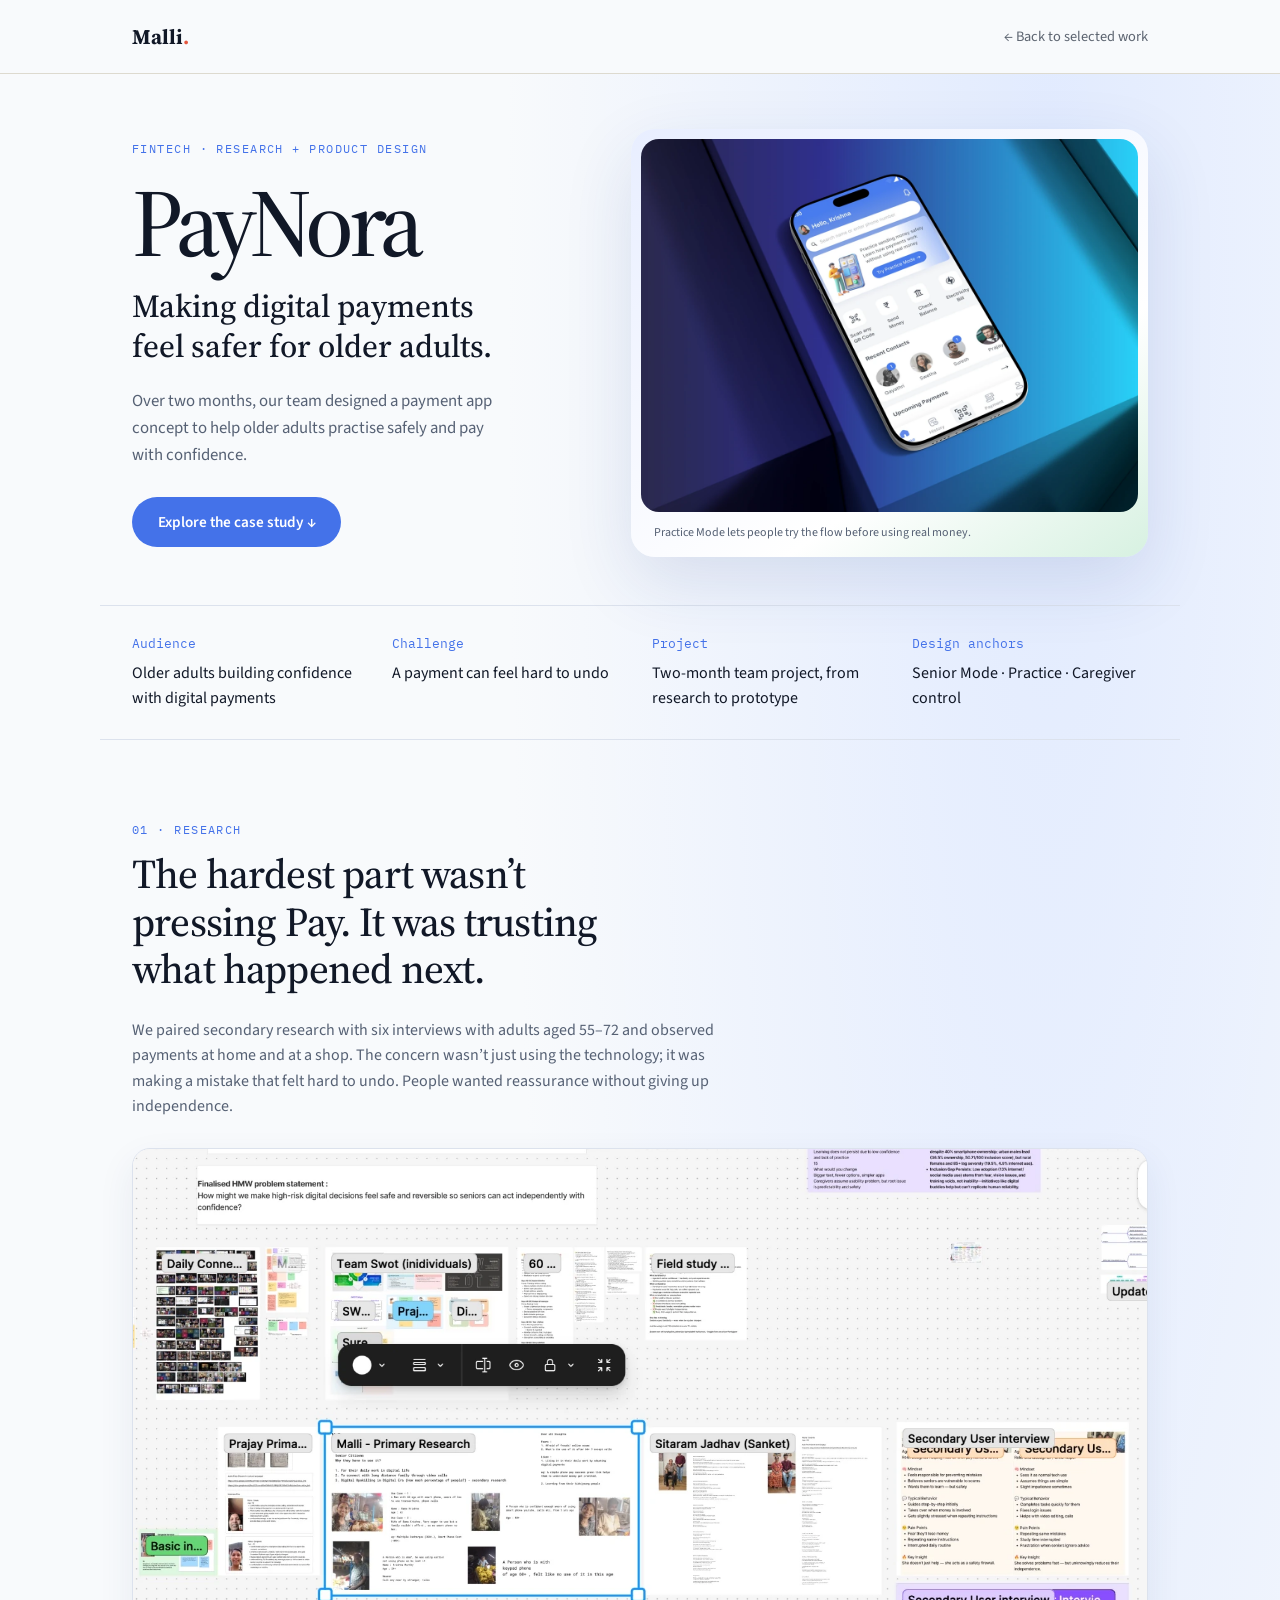
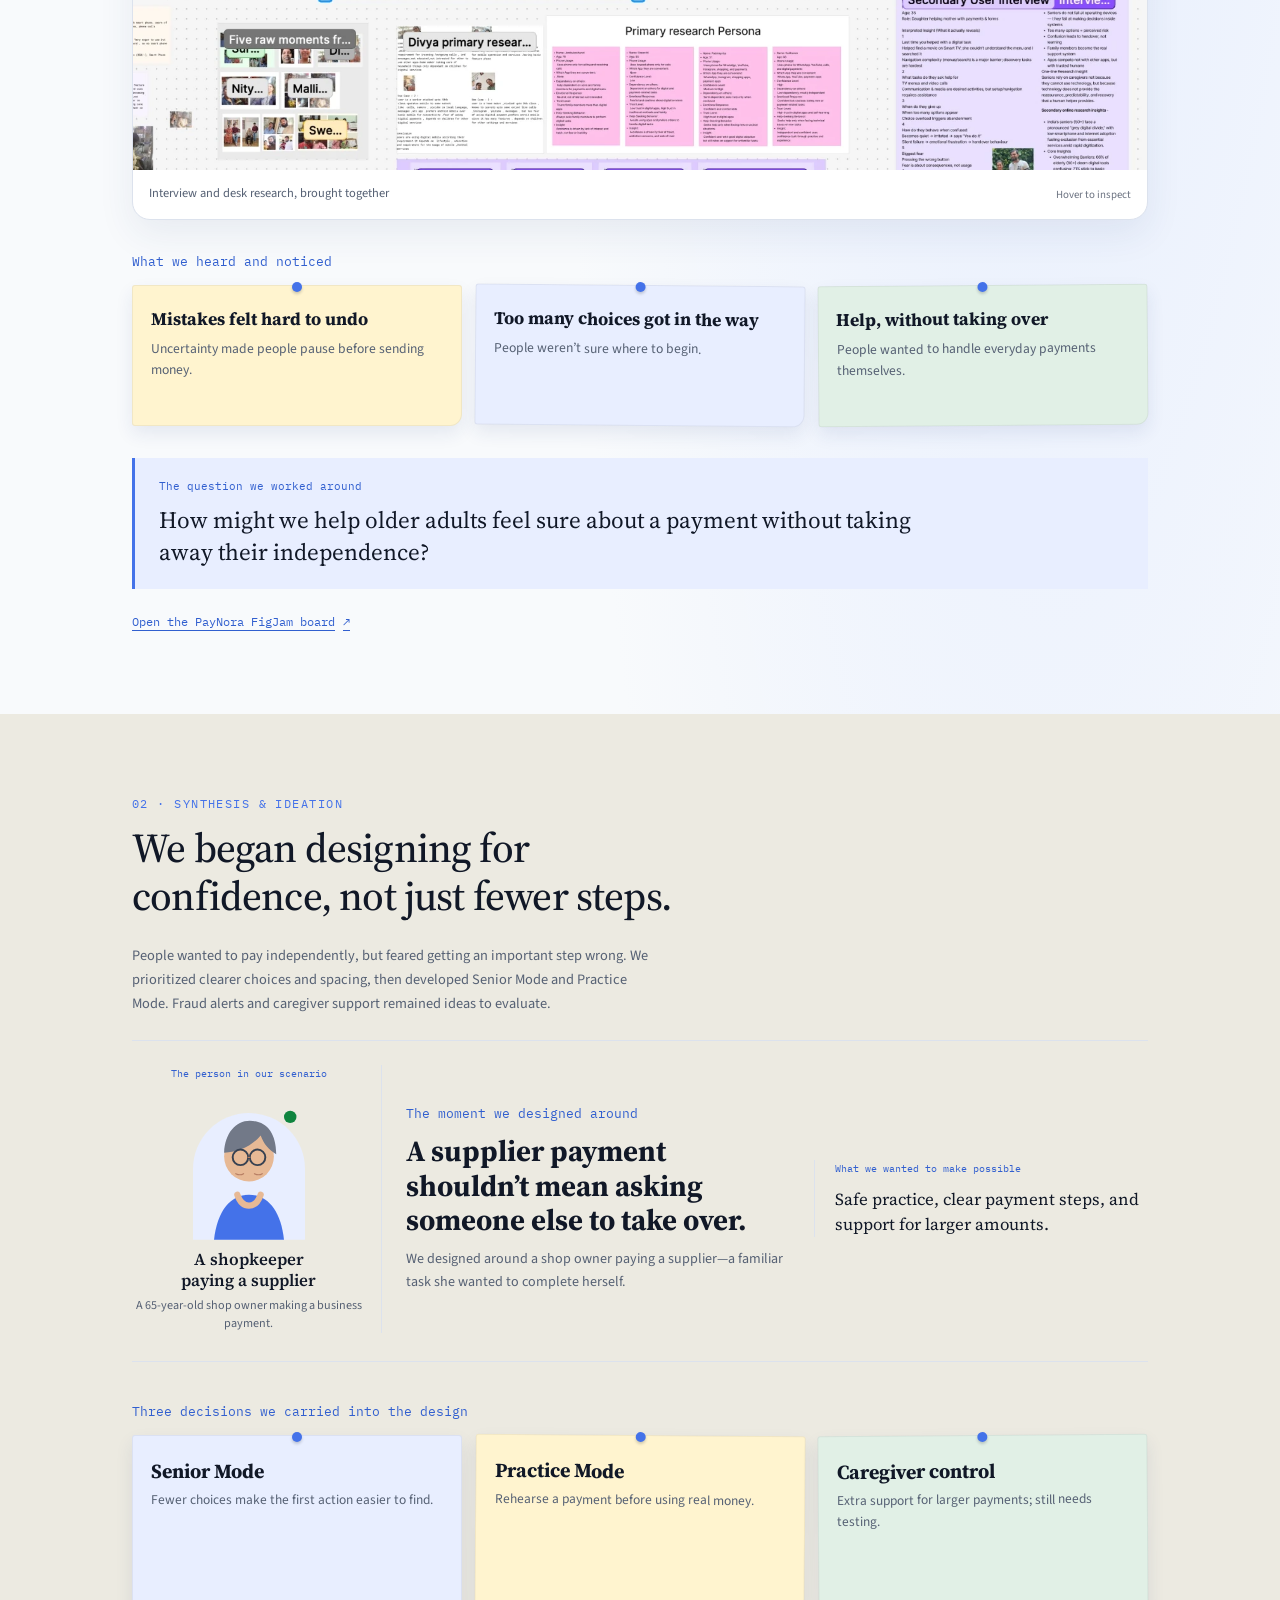
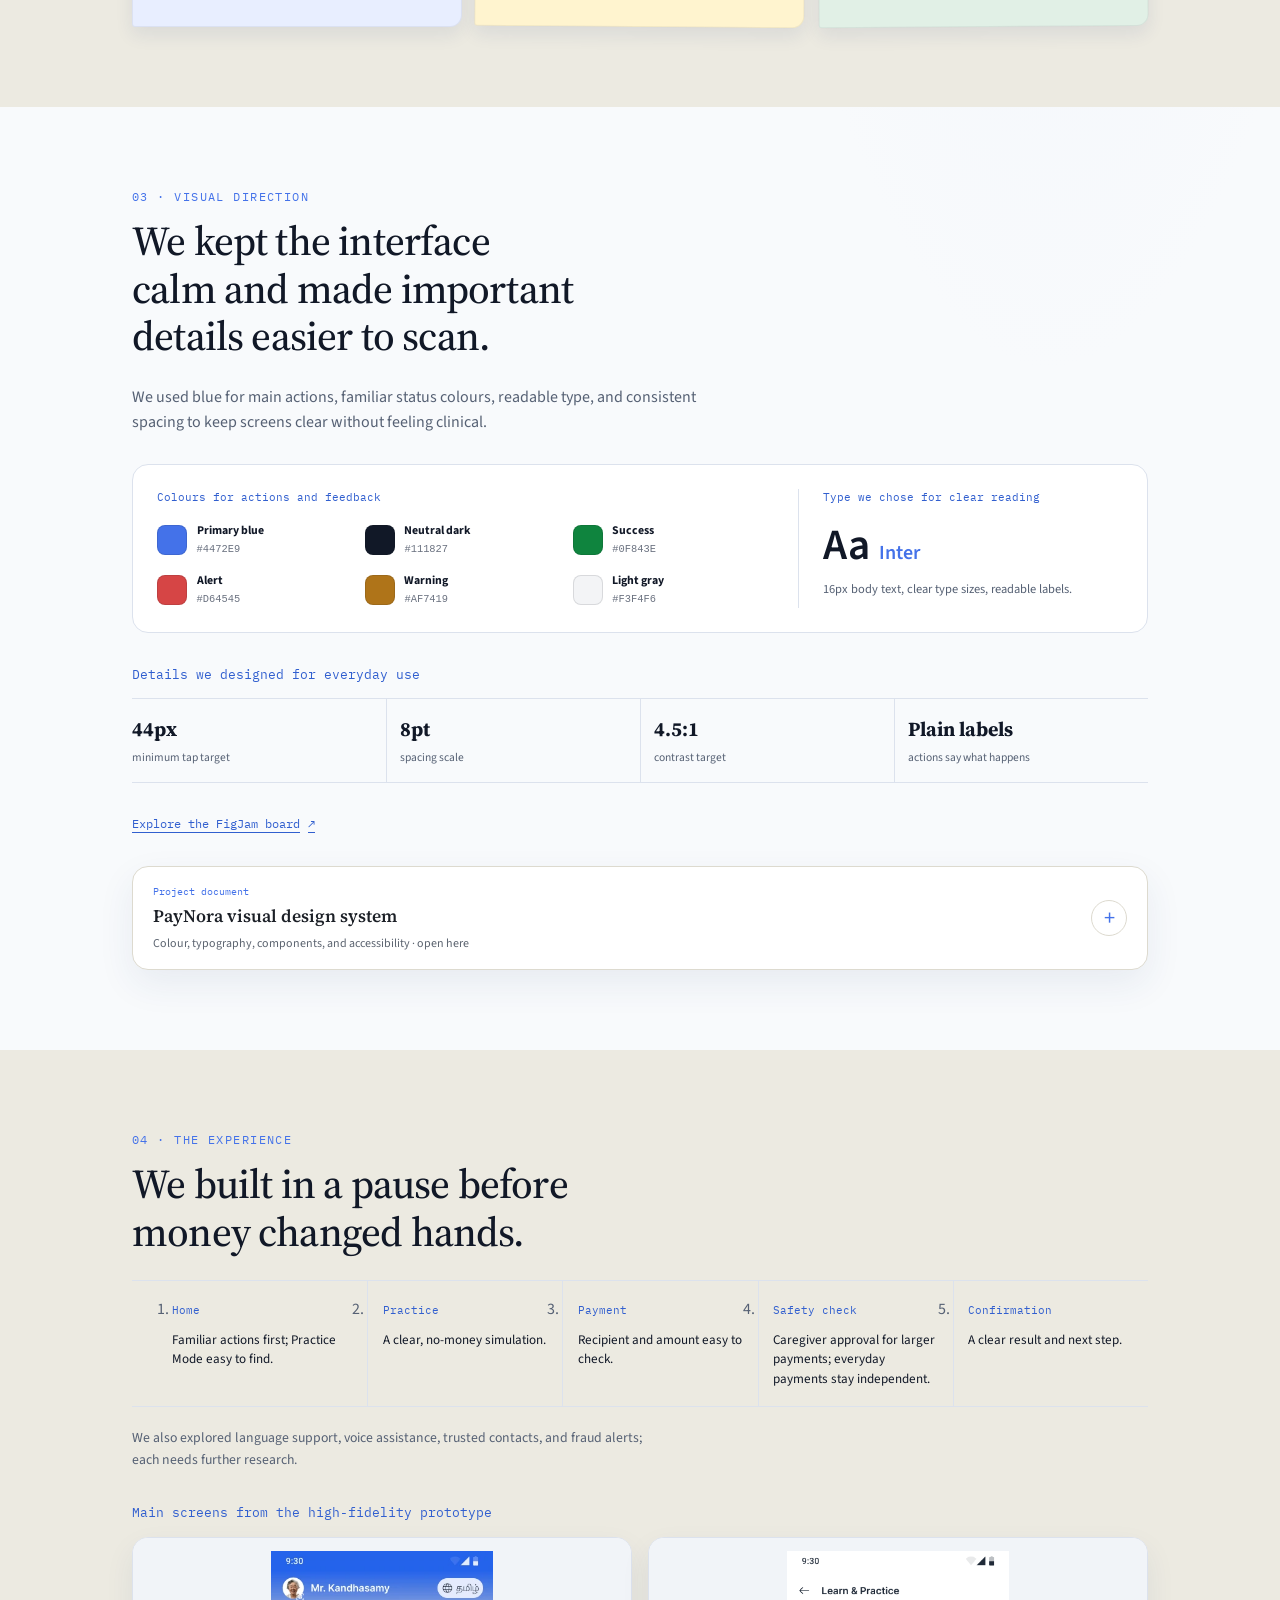
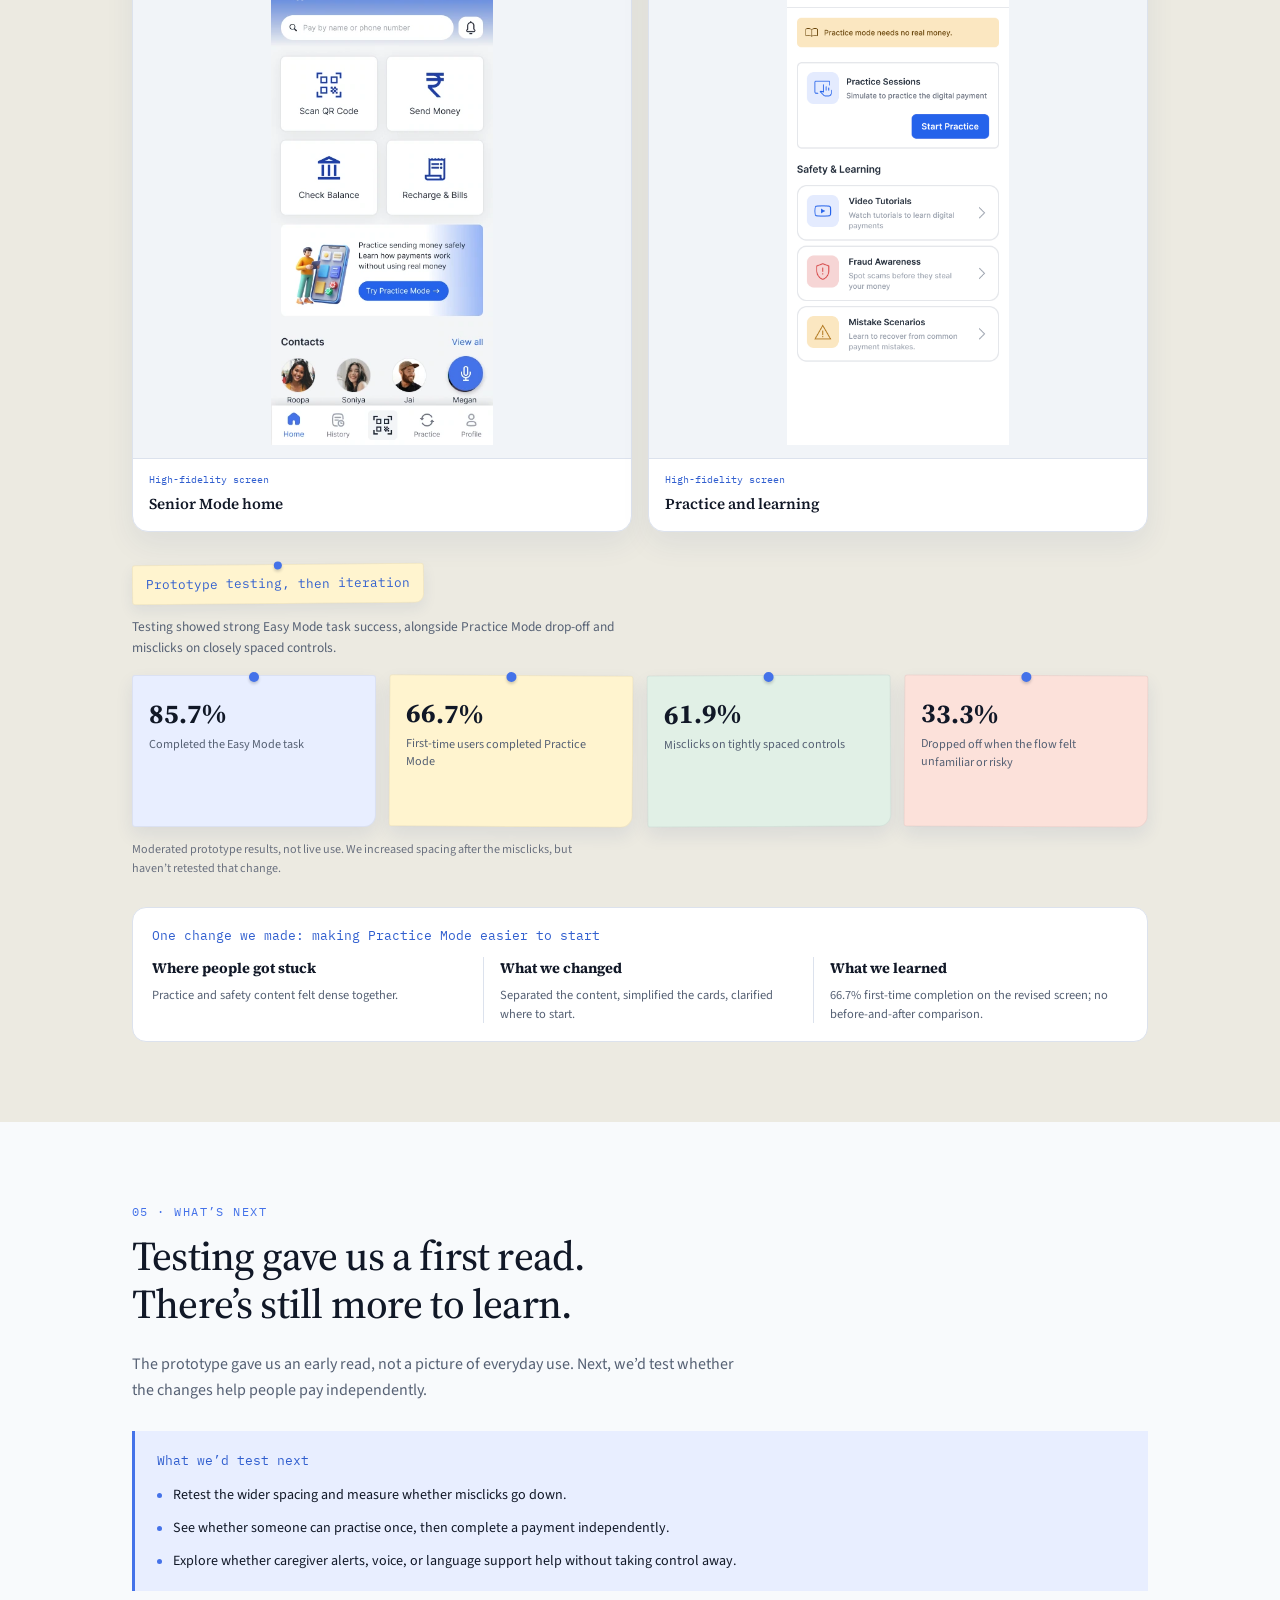
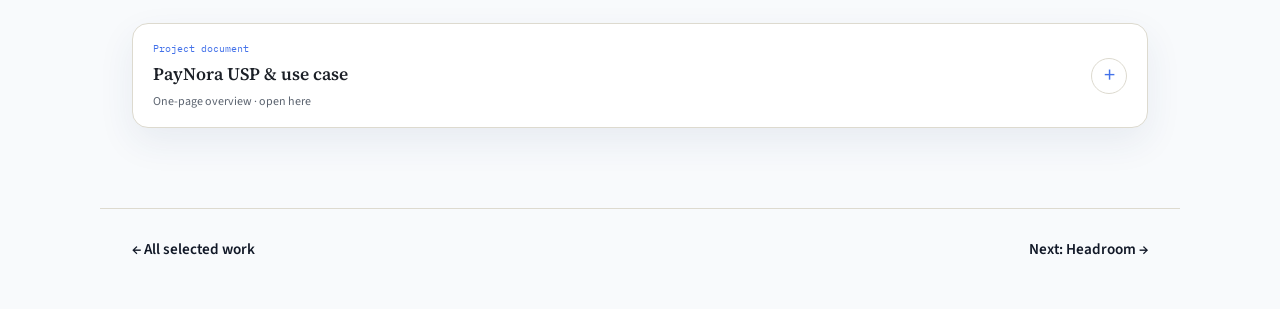
<file: paynora.html>
<!DOCTYPE html>
<html lang="en">
<head>
<meta charset="UTF-8">
<meta name="viewport" content="width=device-width, initial-scale=1.0">
<title>PayNora Case Study - Malli</title>
<meta name="description" content="How research and inclusive design shaped PayNora, a practice-first payments app concept for older adults.">
<link rel="preconnect" href="https://fonts.googleapis.com">
<link rel="preconnect" href="https://fonts.gstatic.com" crossorigin>
<link href="https://fonts.googleapis.com/css2?family=IBM+Plex+Mono:wght@500&family=Source+Sans+3:wght@400;500;600;700&family=Source+Serif+4:ital,opsz,wght@0,8..60,400..700;1,8..60,400..700&display=swap" rel="stylesheet">
<link rel="stylesheet" href="styles/style.css">
<link rel="stylesheet" href="styles/case-study.css">
<link rel="stylesheet" href="styles/paynora.css">
</head>
<body class="case-study case-study--paynora">
<header class="nav case-nav">
  <a href="index.html#top" class="nav__logo">Malli<span>.</span></a>
  <a class="case-nav__back" href="index.html#work">← Back to selected work</a>
</header>

<main>
  <section class="case-hero paynora-hero">
    <div class="case-hero__copy">
      <p class="eyebrow">Fintech · Research + Product Design</p>
      <h1>PayNora</h1>
      <p class="paynora-hero__statement">Making digital payments feel safer for older adults.</p>
      <p class="case-hero__intro">Over two months, our team designed a payment app concept to help older adults practise safely and pay with confidence.</p>
      <a class="btn btn--primary" href="#research">Explore the case study <span aria-hidden="true">↓</span></a>
    </div>
    <figure class="case-hero__image case-hero__image--paynora paynora-hero__image">
      <picture>
        <source srcset="assets/images/paynora/paynora.webp" type="image/webp">
        <img src="assets/images/paynora/paynora.png" alt="PayNora mobile app concept showing a clear home screen and an option to practise payments" fetchpriority="high">
      </picture>
      <figcaption>Practice Mode lets people try the flow before using real money.</figcaption>
    </figure>
  </section>

  <section class="case-overview paynora-overview" aria-label="Project overview">
    <div><p class="mono">Audience</p><p>Older adults building confidence with digital payments</p></div>
    <div><p class="mono">Challenge</p><p>A payment can feel hard to undo</p></div>
    <div><p class="mono">Project</p><p>Two-month team project, from research to prototype</p></div>
    <div><p class="mono">Design anchors</p><p>Senior Mode · Practice · Caregiver control</p></div>
  </section>

  <section class="case-section paynora-section" id="research">
    <div class="case-section__heading">
      <p class="eyebrow">01 · Research</p>
      <h2>The hardest part wasn’t pressing Pay. It was trusting what happened next.</h2>
    </div>
    <div class="case-section__body">
      <p>We paired secondary research with six interviews with adults aged 55–72 and observed payments at home and at a shop. The concern wasn’t just using the technology; it was making a mistake that felt hard to undo. People wanted reassurance without giving up independence.</p>

      <figure class="paynora-research-board">
        <picture>
          <source srcset="assets/images/paynora/research-board.webp" type="image/webp">
          <img src="assets/images/paynora/research-board.jpeg" alt="PayNora FigJam research board with primary interviews, secondary research, and synthesis notes" loading="lazy" decoding="async" fetchpriority="low">
        </picture>
        <figcaption>
          <span>Interview and desk research, brought together</span>
          <span class="paynora-image-hint">Hover to inspect</span>
        </figcaption>
      </figure>

      <div class="paynora-insights">
        <p class="mono">What we heard and noticed</p>
        <ul>
          <li><button class="paynora-insight-note" type="button" data-sticky-note aria-pressed="false"><strong>Mistakes felt hard to undo</strong><span>Uncertainty made people pause before sending money.</span></button></li>
          <li><button class="paynora-insight-note" type="button" data-sticky-note aria-pressed="false"><strong>Too many choices got in the way</strong><span>People weren’t sure where to begin.</span></button></li>
          <li><button class="paynora-insight-note" type="button" data-sticky-note aria-pressed="false"><strong>Help, without taking over</strong><span>People wanted to handle everyday payments themselves.</span></button></li>
        </ul>
      </div>

      <div class="paynora-question">
        <p class="mono">The question we worked around</p>
        <p>How might we help older adults feel sure about a payment without taking away their independence?</p>
      </div>

      <a class="paynora-text-link" href="https://www.figma.com/board/XGbj3h1HjS7xycSHDnjA8f/Mars?node-id=0-1&amp;t=h24ShCx1prnRynMw-1" target="_blank" rel="noopener">Open the PayNora FigJam board <span aria-hidden="true">↗</span></a>
    </div>
  </section>

  <section class="case-section case-section--tinted paynora-section paynora-synthesis">
    <div class="case-section__heading">
      <p class="eyebrow">02 · Synthesis &amp; ideation</p>
      <h2>We began designing for confidence, not just fewer steps.</h2>
    </div>
    <div class="case-section__body">
      <p class="paynora-synthesis-context">People wanted to pay independently, but feared getting an important step wrong. We prioritized clearer choices and spacing, then developed Senior Mode and Practice Mode. Fraud alerts and caregiver support remained ideas to evaluate.</p>

      <div class="paynora-persona">
        <div class="paynora-persona__profile">
          <p class="mono">The person in our scenario</p>
          <svg class="paynora-persona__portrait" viewBox="0 0 180 190" role="img" aria-label="Illustration representing an older adult who wants to manage payments independently" xmlns="http://www.w3.org/2000/svg">
            <path d="M18 190v-91a72 72 0 0 1 144 0v91Z" fill="#E8EEFF"/>
            <circle cx="90" cy="83" r="32" fill="#E7B995"/>
            <path d="M58 78c1-25 15-41 33-41 21 0 34 15 34 43-9-5-16-13-20-24-11 13-27 21-47 22Z" fill="#727988"/>
            <circle cx="79" cy="84" r="10" fill="none" stroke="#374151" stroke-width="2.5"/>
            <circle cx="101" cy="84" r="10" fill="none" stroke="#374151" stroke-width="2.5"/>
            <path d="M89 84h2M73 105c4 2 7 2 10 0M97 105c4 2 7 2 10 0" fill="none" stroke="#B77E63" stroke-width="1.5" stroke-linecap="round"/>
            <path d="M45 190c4-37 21-58 45-58s41 21 45 58Z" fill="#4472E9"/>
            <path d="M75 132c3 9 8 14 15 14s12-5 15-14" fill="none" stroke="#E7B995" stroke-width="8" stroke-linecap="round"/>
            <circle cx="143" cy="32" r="8" fill="#0F843E"/>
          </svg>
          <p class="paynora-persona__name">A shopkeeper paying a supplier</p>
          <p class="paynora-persona__detail">A 65-year-old shop owner making a business payment.</p>
        </div>
        <div class="paynora-persona__story">
          <p class="mono">The moment we designed around</p>
          <h3>A supplier payment shouldn’t mean asking someone else to take over.</h3>
          <p>We designed around a shop owner paying a supplier—a familiar task she wanted to complete herself.</p>
        </div>
        <div class="paynora-persona__need">
          <p class="mono">What we wanted to make possible</p>
          <p>Safe practice, clear payment steps, and support for larger amounts.</p>
        </div>
      </div>

      <div class="paynora-principles">
        <p class="mono">Three decisions we carried into the design</p>
        <ul>
          <li><button class="paynora-feature-note" type="button" data-sticky-note aria-pressed="false"><span class="paynora-feature-note__content"><strong>Senior Mode</strong><span>Fewer choices make the first action easier to find.</span></span></button></li>
          <li><button class="paynora-feature-note" type="button" data-sticky-note aria-pressed="false"><span class="paynora-feature-note__content"><strong>Practice Mode</strong><span>Rehearse a payment before using real money.</span></span></button></li>
          <li><button class="paynora-feature-note" type="button" data-sticky-note aria-pressed="false"><span class="paynora-feature-note__content"><strong>Caregiver control</strong><span>Extra support for larger payments; still needs testing.</span></span></button></li>
        </ul>
      </div>
    </div>
  </section>

  <section class="case-section paynora-section">
    <div class="case-section__heading">
      <p class="eyebrow">03 · Visual direction</p>
      <h2>We kept the interface calm and made important details easier to scan.</h2>
    </div>
    <div class="case-section__body">
      <p>We used blue for main actions, familiar status colours, readable type, and consistent spacing to keep screens clear without feeling clinical.</p>

      <div class="paynora-system">
        <div class="paynora-palette">
          <p class="mono">Colours for actions and feedback</p>
          <ul aria-label="PayNora design system colour palette">
            <li><span style="--swatch:#4472E9"></span><strong>Primary blue</strong><code>#4472E9</code></li>
            <li><span style="--swatch:#111827"></span><strong>Neutral dark</strong><code>#111827</code></li>
            <li><span style="--swatch:#0F843E"></span><strong>Success</strong><code>#0F843E</code></li>
            <li><span style="--swatch:#D64545"></span><strong>Alert</strong><code>#D64545</code></li>
            <li><span style="--swatch:#AF7419"></span><strong>Warning</strong><code>#AF7419</code></li>
            <li><span style="--swatch:#F3F4F6"></span><strong>Light gray</strong><code>#F3F4F6</code></li>
          </ul>
        </div>
        <div class="paynora-type">
          <p class="mono">Type we chose for clear reading</p>
          <p class="paynora-type__sample">Aa <span>Inter</span></p>
          <p>16px body text, clear type sizes, readable labels.</p>
        </div>
      </div>

      <div class="paynora-access">
        <p class="mono">Details we designed for everyday use</p>
        <ul>
          <li><strong>44px</strong><span>minimum tap target</span></li>
          <li><strong>8pt</strong><span>spacing scale</span></li>
          <li><strong>4.5:1</strong><span>contrast target</span></li>
          <li><strong>Plain labels</strong><span>actions say what happens</span></li>
        </ul>
      </div>

      <div class="paynora-links">
        <a class="paynora-text-link" href="https://www.figma.com/board/XGbj3h1HjS7xycSHDnjA8f/Mars?node-id=0-1&amp;t=h24ShCx1prnRynMw-1" target="_blank" rel="noopener">Explore the FigJam board <span aria-hidden="true">↗</span></a>
      </div>
      <details class="case-document">
        <summary class="case-document__summary">
          <span class="case-document__title">
            <span class="mono">Project document</span>
            <span class="case-document__name">PayNora visual design system</span>
            <span class="case-document__hint">Colour, typography, components, and accessibility · open here</span>
          </span>
          <span class="case-document__toggle" aria-hidden="true">+</span>
        </summary>
        <div class="case-document__content">
          <iframe
            class="case-document__viewer"
            data-src="assets/documents/paynora/Visual_Design_Justification_optimized.pdf#view=FitH"
            title="Embedded PayNora visual design system document"
          ></iframe>
          <p class="case-document__fallback">If the document does not appear here, <a href="assets/documents/paynora/Visual_Design_Justification_optimized.pdf" target="_blank" rel="noopener">open the PayNora visual design PDF</a>.</p>
        </div>
      </details>
    </div>
  </section>

  <section class="case-section case-section--tinted paynora-section">
    <div class="case-section__heading">
      <p class="eyebrow">04 · The experience</p>
      <h2>We built in a pause before money changed hands.</h2>
    </div>
    <div class="case-section__body">
      <ol class="paynora-experience">
        <li><span>Home</span><p>Familiar actions first; Practice Mode easy to find.</p></li>
        <li><span>Practice</span><p>A clear, no-money simulation.</p></li>
        <li><span>Payment</span><p>Recipient and amount easy to check.</p></li>
        <li><span>Safety check</span><p>Caregiver approval for larger payments; everyday payments stay independent.</p></li>
        <li><span>Confirmation</span><p>A clear result and next step.</p></li>
      </ol>
      <p class="paynora-experience__note">We also explored language support, voice assistance, trusted contacts, and fraud alerts; each needs further research.</p>

      <div class="paynora-mockup-gallery paynora-mockup-gallery--prototype">
        <p class="mono">Main screens from the high-fidelity prototype</p>
        <div class="paynora-mockup-gallery__grid">
          <figure>
            <img src="assets/images/paynora/paynora-prototype-senior.webp" alt="PayNora Senior Mode home screen with large, clearly labelled payment actions and an entry to Practice Mode" loading="lazy" decoding="async">
            <figcaption><span class="mono">High-fidelity screen</span><strong>Senior Mode home</strong></figcaption>
          </figure>
          <figure>
            <img src="assets/images/paynora/paynora-prototype-practice-detail.png" alt="PayNora Practice and Learning screen with a no-real-money notice, practice session, and safety resources" loading="lazy" decoding="async">
            <figcaption><span class="mono">High-fidelity screen</span><strong>Practice and learning</strong></figcaption>
          </figure>
        </div>
      </div>

      <div class="paynora-testing">
        <p class="mono">Prototype testing, then iteration</p>
        <p class="paynora-testing__intro">Testing showed strong Easy Mode task success, alongside Practice Mode drop-off and misclicks on closely spaced controls.</p>
        <ul class="paynora-testing__metrics">
          <li><button type="button" data-sticky-note aria-pressed="false"><strong>85.7%</strong><span>Completed the Easy Mode task</span></button></li>
          <li><button type="button" data-sticky-note aria-pressed="false"><strong>66.7%</strong><span>First-time users completed Practice Mode</span></button></li>
          <li><button type="button" data-sticky-note aria-pressed="false"><strong>61.9%</strong><span>Misclicks on tightly spaced controls</span></button></li>
          <li><button type="button" data-sticky-note aria-pressed="false"><strong>33.3%</strong><span>Dropped off when the flow felt unfamiliar or risky</span></button></li>
        </ul>
        <p class="paynora-testing__caveat">Moderated prototype results, not live use. We increased spacing after the misclicks, but haven’t retested that change.</p>

        <div class="paynora-iteration">
          <p class="mono">One change we made: making Practice Mode easier to start</p>
          <ol>
            <li><strong>Where people got stuck</strong><span>Practice and safety content felt dense together.</span></li>
            <li><strong>What we changed</strong><span>Separated the content, simplified the cards, clarified where to start.</span></li>
            <li><strong>What we learned</strong><span>66.7% first-time completion on the revised screen; no before-and-after comparison.</span></li>
          </ol>
        </div>
      </div>
    </div>
  </section>

  <section class="case-section paynora-section">
    <div class="case-section__heading">
      <p class="eyebrow">05 · What’s next</p>
      <h2>Testing gave us a first read. There’s still more to learn.</h2>
    </div>
    <div class="case-section__body">
      <p>The prototype gave us an early read, not a picture of everyday use. Next, we’d test whether the changes help people pay independently.</p>
      <div class="paynora-next">
        <p class="mono">What we’d test next</p>
        <ul>
          <li>Retest the wider spacing and measure whether misclicks go down.</li>
          <li>See whether someone can practise once, then complete a payment independently.</li>
          <li>Explore whether caregiver alerts, voice, or language support help without taking control away.</li>
        </ul>
      </div>
      <details class="case-document">
        <summary class="case-document__summary">
          <span class="case-document__title">
            <span class="mono">Project document</span>
            <span class="case-document__name">PayNora USP &amp; use case</span>
            <span class="case-document__hint">One-page overview · open here</span>
          </span>
          <span class="case-document__toggle" aria-hidden="true">+</span>
        </summary>
        <div class="case-document__content">
          <iframe
            class="case-document__viewer"
            data-src="assets/documents/paynora/USP_UseCase_Document_optimized.pdf#view=FitH"
            title="Embedded PayNora USP and use-case document"
          ></iframe>
          <p class="case-document__fallback">If the document does not appear here, <a href="assets/documents/paynora/USP_UseCase_Document_optimized.pdf" target="_blank" rel="noopener">open the PayNora USP and use-case PDF</a>.</p>
        </div>
      </details>
    </div>
  </section>

  <nav class="case-next" aria-label="More case studies">
    <a href="index.html#work">← All selected work</a>
    <a href="headroom.html">Next: Headroom <span aria-hidden="true">→</span></a>
  </nav>
</main>
<script src="scripts/case-study.js" defer></script>
</body>
</html>
</file>
<file: styles/style.css>
/* ==========================================================
   TOKENS - change these to re-theme the whole site
   ========================================================== */
:root {
  --bg:        #F5F4EF;   /* warm paper background */
  --bg-alt:    #ECEAE1;   /* slightly deeper panel background */
  --ink:       #1C2027;   /* near-black text */
  --muted:     #5C6470;   /* secondary text */
  --violet:    #5B3A8E;   /* primary accent - from Headroom's calm palette */
  --violet-soft: #ECE5F6;
  --coral:     #E4573F;   /* secondary accent - from PayNora's warmth */
  --coral-soft: #FBE7E1;
  --line:      #DDDACF;   /* hairline borders */
  --white:     #FFFFFF;

  --font-display: 'Source Serif 4', Georgia, serif;
  --font-body:    'Source Sans 3', -apple-system, sans-serif;
  --font-mono:    'IBM Plex Mono', ui-monospace, monospace;

  --max: 1080px;
}

* { box-sizing: border-box; }
html { scroll-behavior: smooth; scroll-padding-top: 5rem; }

@media (prefers-reduced-motion: reduce) {
  html { scroll-behavior: auto; }
  * { animation: none !important; transition: none !important; }
}

body {
  margin: 0;
  background: var(--bg);
  color: var(--ink);
  font-family: var(--font-body);
  font-size: 16px;
  line-height: 1.6;
  -webkit-font-smoothing: antialiased;
}

.butterfly-flight { position: absolute; inset: 0; overflow: hidden; pointer-events: none; }
.hero { position: relative; overflow: hidden; }
.hero__portrait-wrap { position: relative; }
.mini-butterfly {
  position: absolute;
  top: 0;
  left: 0;
  width: 42px;
  height: 38px;
  will-change: transform;
  animation: mini-hero-flight 12s linear infinite;
}
.mini-butterfly path,
.mini-butterfly circle { vector-effect: non-scaling-stroke; }
.mini-butterfly__upper-wing,
.mini-butterfly__lower-wing { fill: var(--ink); animation: mini-flap 0.7s ease-in-out infinite alternate; transform-origin: 39px 30px; }
.mini-butterfly__lower-wing { animation-delay: 0.08s; }
.mini-butterfly__body,
.mini-butterfly__head { fill: var(--coral); }
.mini-butterfly__antenna { fill: none; stroke: var(--ink); stroke-width: 1.5; stroke-linecap: round; }
.mini-butterfly__wing-detail { fill: none; stroke: var(--coral); stroke-width: 1.25; stroke-linecap: round; opacity: 0.9; }
@keyframes mini-flap { to { transform: rotate(-5deg) scaleY(0.88); } }
@keyframes mini-hero-flight {
  0% { left: -8%; top: 72%; transform: rotate(-18deg) scale(0.85); }
  18% { left: 18%; top: 28%; transform: rotate(20deg) scale(1); }
  38% { left: 46%; top: 8%; transform: rotate(-8deg) scale(0.92); }
  58% { left: 68%; top: 42%; transform: rotate(22deg) scale(1.04); }
  78% { left: 42%; top: 70%; transform: rotate(-20deg) scale(0.9); }
  100% { left: 108%; top: 24%; transform: rotate(18deg) scale(0.86); }
}
@media (prefers-reduced-motion: reduce) {
  .butterfly-flight { display: none; }
}

a { color: inherit; text-decoration: none; }
ul { list-style: none; margin: 0; padding: 0; }
h1, h2, h3 {
  font-family: var(--font-display);
  font-optical-sizing: auto;
  margin: 0;
  text-wrap: balance;
}

.eyebrow {
  font-family: var(--font-mono);
  font-size: 0.75rem;
  letter-spacing: 0.12em;
  text-transform: uppercase;
  color: var(--coral);
  margin: 0 0 0.75rem;
}
.mono { font-family: var(--font-mono); font-size: 0.8rem; color: var(--muted); }

.section { max-width: var(--max); margin: 0 auto; padding: 6rem 2rem; }
.section__title {
  font-size: clamp(1.6rem, 3vw, 2.2rem);
  font-weight: 500;
  letter-spacing: -0.025em;
  max-width: 32ch;
  margin-bottom: 3rem;
}

/* buttons */
.btn {
  display: inline-block;
  padding: 0.8rem 1.6rem;
  border-radius: 999px;
  font-weight: 600;
  font-size: 0.95rem;
  transition: transform 0.15s ease, background 0.15s ease;
}
.btn:hover { transform: translateY(-2px); }
.btn:focus-visible { outline: 2px solid var(--violet); outline-offset: 3px; }
.btn--primary { background: var(--ink); color: var(--bg); }
.btn--primary:hover { background: var(--violet); }
.btn--ghost { border: 1.5px solid var(--ink); }
.btn--ghost:hover { background: var(--ink); color: var(--bg); }

/* ==========================================================
   NAV
   ========================================================== */
.nav {
  display: flex;
  align-items: center;
  justify-content: space-between;
  position: sticky;
  top: 0;
  z-index: 20;
  width: 100%;
  margin: 0;
  padding: 1rem max(2rem, calc((100% - var(--max)) / 2 + 2rem));
  background: var(--bg);
  box-shadow: 0 1px 0 var(--line);
}
.nav__logo {
  font-family: var(--font-display);
  font-size: 1.3rem;
  font-weight: 700;
}
.nav__logo span { color: var(--coral); }
.nav__links { display: flex; gap: 1.5rem; font-size: 0.86rem; align-items: center; }
.nav__links a:hover { color: var(--violet); }
.nav__resume { padding: 0.5rem 1.2rem; font-size: 0.85rem; }

@media (max-width: 720px) {
  .nav__links { display: none; }
  .nav { padding: 0.8rem 1rem; }
  .nav__resume { padding: 0.45rem 0.9rem; }
}

/* ==========================================================
   HERO
   ========================================================== */
.hero {
  max-width: var(--max);
  margin: 0 auto;
  padding: 3rem 2rem 5rem;
  display: grid;
  grid-template-columns: minmax(210px, 0.7fr) minmax(0, 1.3fr);
  gap: clamp(2.5rem, 7vw, 6rem);
  align-items: center;
  min-height: 560px;
}
.hero__portrait-wrap { width: min(100%, 300px); justify-self: center; transform: rotate(-3deg); }
.hero__portrait-wrap::before { content: ""; position: absolute; inset: 18px -14px -14px 14px; border: 1px solid var(--coral); border-radius: 48% 52% 45% 55%; transform: rotate(7deg); }
.hero__portrait { position: relative; display: block; width: 100%; aspect-ratio: 4 / 5; object-fit: cover; object-position: 56% 58%; border-radius: 48% 48% 42% 42%; filter: saturate(0.86); }
.hero__portrait-note { position: absolute; right: -28px; bottom: 18px; padding: 0.35rem 0.65rem; background: var(--bg); color: var(--coral); font-family: var(--font-mono); font-size: 0.68rem; transform: rotate(5deg); }
.hero__copy { position: relative; z-index: 1; }
.hero__name { margin: 0 0 0.45rem; color: var(--ink); font-family: var(--font-display); font-size: 1.35rem; font-weight: 600; line-height: 1; }
.hero__title {
  font-size: clamp(2.2rem, 6vw, 3.8rem);
  font-weight: 500;
  letter-spacing: -0.03em;
  line-height: 1.12;
  max-width: 16ch;
}
.hero__title em { color: var(--violet); font-style: italic; }
.hero__sub {
  max-width: 52ch;
  font-size: 1.1rem;
  color: var(--muted);
  margin: 1.5rem 0 2.25rem;
}
.hero__actions { display: flex; gap: 1rem; flex-wrap: wrap; margin-bottom: 2.5rem; }
.hero__tags {
  display: flex;
  gap: 0.6rem;
  flex-wrap: wrap;
  font-family: var(--font-mono);
  font-size: 0.75rem;
}
.hero__tags li {
  border: 1px solid var(--line);
  border-radius: 999px;
  padding: 0.4rem 0.9rem;
  color: var(--muted);
}
@media (max-width: 720px) {
  .hero { grid-template-columns: 1fr; gap: 2.5rem; min-height: auto; padding-top: 2rem; }
  .hero__portrait-wrap { width: min(56vw, 220px); justify-self: start; margin-left: 1rem; }
  .hero__portrait-note { right: -34px; }
}

/* signature thread divider */
.thread {
  display: block;
  width: 100%;
  height: 48px;
  margin: -1rem 0 1rem;
}
.thread path {
  fill: none;
  stroke: var(--coral);
  stroke-width: 2;
  stroke-linecap: round;
  stroke-dasharray: 1400;
  stroke-dashoffset: 1400;
  animation: draw 1.6s ease forwards 0.3s;
}
@keyframes draw { to { stroke-dashoffset: 0; } }

/* ==========================================================
   PROJECTS
   ========================================================== */
.projects { display: flex; flex-direction: column; gap: 5rem; }
.project {
  display: grid;
  grid-template-columns: 1fr 1fr;
  gap: 3rem;
  align-items: center;
}
.project--reverse .project__visual { order: 2; }
.project--reverse .project__body { order: 1; }

.project__visual {
  border-radius: 24px;
  overflow: hidden;
  display: flex;
  justify-content: center;
}
.project__image {
  display: block;
  width: 100%;
  aspect-ratio: 4 / 3;
  object-fit: cover;
}
.project__visual--paynora { background: linear-gradient(160deg, #2B2470, #4C63C7 60%, #7FA8F0); }
.project__visual--headroom { background: linear-gradient(160deg, #D9CFEC, #EFE6F6 70%); }

.phone {
  width: 200px;
  border-radius: 28px;
  background: var(--white);
  padding: 0.6rem;
  box-shadow: 0 25px 50px rgba(0,0,0,0.25);
}
.phone__notch { width: 60px; height: 8px; border-radius: 6px; background: var(--bg-alt); margin: 0 auto 0.6rem; }
.phone__screen {
  background: var(--violet-soft);
  border-radius: 18px;
  padding: 1.2rem 0.9rem;
  min-height: 220px;
}
.phone__screen--soft { background: var(--coral-soft); }
.phone__chip {
  display: block;
  background: var(--violet);
  color: var(--white);
  font-size: 0.68rem;
  font-family: var(--font-mono);
  padding: 0.5rem 0.7rem;
  border-radius: 10px;
  margin-bottom: 1rem;
}
.phone__chip--soft { background: var(--coral); }
.phone__row { height: 10px; border-radius: 6px; background: rgba(91,58,142,0.18); margin-bottom: 0.6rem; }
.phone__row--short { width: 60%; }
.phone__row--soft { background: rgba(228,87,63,0.2); }

.project__body h3 { font-size: 1.8rem; margin: 0.4rem 0 1rem; }
.project__points { margin-top: 1.2rem; display: flex; flex-direction: column; gap: 0.5rem; }
.project__points li {
  padding-left: 1.2rem;
  position: relative;
  color: var(--muted);
  font-size: 0.95rem;
}
.project__points li::before {
  content: "";
  position: absolute;
  left: 0; top: 0.5em;
  width: 6px; height: 6px;
  border-radius: 50%;
  background: var(--coral);
}
.project__link { margin-top: 1.5rem; }

@media (max-width: 800px) {
  .project, .project--reverse { grid-template-columns: 1fr; }
  .project--reverse .project__visual,
  .project--reverse .project__body { order: initial; }
}

/* ==========================================================
   ABOUT
   ========================================================== */
.section--about { background: var(--bg-alt); border-radius: 0; max-width: none; padding-left: max(2rem, calc((100% - var(--max)) / 2 + 2rem)); padding-right: max(2rem, calc((100% - var(--max)) / 2 + 2rem)); }
.about { display: grid; grid-template-columns: minmax(0, 1fr); gap: 2.5rem; align-items: start; max-width: var(--max); margin: 0 auto; }
.about__text { max-width: 760px; }
.about__text p { color: var(--muted); font-size: 1.05rem; max-width: 55ch; }
.about__aside { max-width: 38ch; margin-top: 1.5rem; padding-top: 1rem; border-top: 1px solid var(--line); color: var(--violet) !important; font-family: var(--font-display); font-size: 1.35rem !important; line-height: 1.3; }
.about__visual { position: relative; }
.about__visual--collage { display: grid; grid-template-columns: repeat(3, minmax(0, 1fr)); align-items: start; gap: 1.5rem; min-height: 0; overflow: visible; }
.about__tile { position: relative; display: flex; flex-direction: column; min-width: 0; margin: 0; padding: 0.65rem; border: 1px solid rgba(221, 218, 207, 0.9); background: var(--white); box-shadow: 5px 7px 0 rgba(221, 218, 207, 0.8); }
.about__tile--sketch,
.about__tile--laptop,
.about__tile--people { inset: auto; width: auto; height: auto; }
.about__tile--sketch { transform: rotate(-0.8deg) translateY(3px); }
.about__tile--laptop { transform: rotate(0.6deg) translateY(-3px); }
.about__tile--people { transform: rotate(-0.5deg) translateY(2px); }
.about__tile picture,
.about__tile > img { display: block; width: 100%; aspect-ratio: 1.2 / 1; overflow: hidden; background: var(--bg-alt); }
.about__tile img { display: block; width: 100%; height: 100%; object-fit: contain; filter: saturate(0.82); }
.about__tile--laptop img { object-fit: cover; }
.about__tile figcaption { display: flex; align-items: center; min-height: 2.5rem; padding: 0.55rem 0.2rem 0.1rem; border-top: 1px solid var(--line); color: var(--coral); font-family: var(--font-mono); font-size: 0.68rem; line-height: 1.3; }
.about__tile--sketch::after,
.about__tile--laptop::after { content: "→"; position: absolute; z-index: 1; top: 46%; right: -1.35rem; padding: 0 0.15rem; background: var(--bg-alt); color: var(--coral); font-family: var(--font-mono); font-size: 1rem; line-height: 1.2; }
@media (hover: hover) and (prefers-reduced-motion: no-preference) {
  .about__tile { transition: transform 0.22s ease; }
  .about__tile--sketch:hover { transform: rotate(-0.8deg) translateY(-5px); }
  .about__tile--laptop:hover { transform: rotate(0.6deg) translateY(-5px); }
  .about__tile--people:hover { transform: rotate(-0.5deg) translateY(-5px); }
}
.about__facts { grid-column: 1 / -1; display: flex; flex-direction: row; justify-content: space-between; gap: 1.5rem; border-top: 1px solid var(--line); padding-top: 2rem; }
.fact__num { font-family: var(--font-display); font-size: 2.4rem; color: var(--violet); margin: 0; }
.fact__label { margin: 0; color: var(--muted); font-size: 0.9rem; }

@media (max-width: 800px) {
  .about { grid-template-columns: 1fr; }
  .about__visual { max-width: none; }
  .about__facts { grid-column: auto; }
}

@media (max-width: 640px) {
  .about__visual--collage { grid-template-columns: 1fr; gap: 1.75rem; }
  .about__tile picture,
  .about__tile > img { aspect-ratio: 1.45 / 1; }
  .about__tile--sketch::after,
  .about__tile--laptop::after { top: auto; right: auto; bottom: -1.45rem; left: 50%; transform: translateX(-50%); content: "↓"; }
}

/* ==========================================================
   LEADERSHIP & COMMUNITY
   ========================================================== */
.section--leadership { display: grid; grid-template-columns: minmax(220px, 0.65fr) 1.35fr; gap: 4rem; background: var(--ink); color: var(--bg); max-width: none; padding-left: max(2rem, calc((100% - var(--max)) / 2 + 2rem)); padding-right: max(2rem, calc((100% - var(--max)) / 2 + 2rem)); }
.section--leadership .section__title { color: var(--bg); margin-bottom: 1.25rem; }
.leadership__intro > p:last-child { color: rgba(245,244,239,0.7); max-width: 32ch; }
.leadership__link { display: inline-flex; gap: 0.5rem; align-items: center; margin-top: 1.5rem; color: var(--coral-soft); font-family: var(--font-mono); font-size: 0.75rem; border-bottom: 1px solid rgba(251,231,225,0.5); padding-bottom: 0.25rem; }
.leadership__link:hover { color: var(--white); border-color: var(--white); }
.leadership__link span { font-size: 1rem; }
.leadership__list { display: grid; grid-template-columns: repeat(3, 1fr); gap: 1rem; align-items: start; }
.leadership__item { border-top: 1px solid rgba(245,244,239,0.35); padding-top: 1rem; }
.leadership__item .mono { color: var(--coral-soft); }
.leadership__item h3 { color: var(--bg); font-size: 1.25rem; margin: 0.8rem 0 0.6rem; }
.leadership__item > p:last-child { color: rgba(245,244,239,0.7); font-size: 0.9rem; margin: 0; }
@media (max-width: 800px) {
  .section--leadership { grid-template-columns: 1fr; gap: 2.5rem; }
  .leadership__list { grid-template-columns: 1fr; gap: 2rem; }
}

/* ==========================================================
   SKILLS
   ========================================================== */
.skills { display: grid; grid-template-columns: repeat(3, 1fr); gap: 2.5rem; }
.skills__group h3 { font-size: 1rem; margin-bottom: 1rem; }
.chips { display: flex; flex-wrap: wrap; gap: 0.5rem; }
.chips li {
  font-size: 0.85rem;
  padding: 0.45rem 0.9rem;
  border-radius: 8px;
  background: var(--violet-soft);
  color: var(--violet);
}
.chips--accent li { background: var(--coral-soft); color: var(--coral); }

@media (max-width: 640px) {
  .skills { grid-template-columns: 1fr; }
  .about__facts { flex-direction: column; }
}

/* ==========================================================
   EXPERIENCE TIMELINE
   ========================================================== */
.timeline { position: relative; display: grid; grid-template-columns: repeat(3, minmax(0, 1fr)); gap: 2rem; padding: 2.25rem 0 0; }
.timeline::before { content: ""; position: absolute; top: 0.35rem; left: 0; right: 0; height: 2px; background: var(--line); }
.timeline__item { position: relative; padding: 0; }
.timeline__item:last-child { padding-bottom: 0; }
.timeline__dot {
  position: absolute;
  left: 0;
  top: -2.25rem;
  width: 12px; height: 12px;
  border-radius: 50%;
  background: var(--coral);
  border: 3px solid var(--bg);
}
.timeline__content h3 { font-size: 1.2rem; margin: 0.3rem 0 0.2rem; }
.timeline__role { color: var(--violet); font-size: 0.9rem; font-weight: 600; margin: 0 0 0.6rem; }
.timeline__content p:not(.mono):not(.timeline__role) { color: var(--muted); max-width: 60ch; }
@media (max-width: 800px) {
  .timeline { display: block; padding: 0 0 0 2rem; border-left: 2px solid var(--line); }
  .timeline::before { display: none; }
  .timeline__item { padding: 0 0 2.75rem 1.5rem; }
  .timeline__dot { left: -2.4rem; top: 0.3rem; }
}

.education {
  margin-top: 2.5rem;
  padding-top: 1.5rem;
  border-top: 1px solid var(--line);
  display: grid;
  grid-template-columns: 1fr auto;
  gap: 2rem;
  align-items: center;
}
.education__details .eyebrow { margin: 0 0 0.25rem; }
.education h3 { font-size: 1.1rem; margin: 0 0 0.2rem; }
.education__details p:last-child { color: var(--muted); margin: 0; }
.education__score { border-left: 1px solid var(--line); padding-left: 1.5rem; display: flex; flex-direction: column; }
.education__score span { color: var(--muted); font-family: var(--font-mono); font-size: 0.7rem; text-transform: uppercase; }
.education__score strong { color: var(--violet); font-family: var(--font-display); font-size: 1.65rem; line-height: 1; }
@media (max-width: 640px) {
  .education { gap: 1rem; }
  .education__score { padding-left: 1rem; }
}

/* ==========================================================
   FOOTER
   ========================================================== */
.footer {
  max-width: none;
  margin: 0;
  padding: 5rem max(2rem, calc((100% - var(--max)) / 2 + 2rem)) 3rem;
  display: grid;
  grid-template-columns: 1fr 1.15fr;
  gap: 4rem 7rem;
  background: var(--ink);
  color: var(--bg);
}
.footer__heading { align-self: start; }
.footer .eyebrow { color: var(--coral-soft); }
.footer__title { font-size: clamp(2.2rem, 5vw, 4.2rem); font-weight: 500; letter-spacing: -0.025em; line-height: 1.05; margin-bottom: 1.25rem; }
.footer__title em { color: var(--coral); font-style: italic; }
.footer__sub { color: rgba(245,244,239,0.68); max-width: 28ch; margin: 0; }
.footer__conversation { border-top: 1px solid rgba(245,244,239,0.3); padding-top: 1rem; }
.footer__conversation > .mono { color: var(--coral-soft); margin: 0 0 1.25rem; }
.footer__links {
  display: grid;
  gap: 0.7rem;
  margin-bottom: 1.25rem;
}
.footer__link {
  display: grid;
  grid-template-columns: 2.5rem 1fr auto;
  align-items: center;
  gap: 1rem;
  width: 100%;
  padding: 1rem 0;
  border: 0;
  border-bottom: 1px solid rgba(245,244,239,0.2);
  background: transparent;
  color: var(--bg);
  text-align: left;
  font: inherit;
  cursor: pointer;
  transition: color 0.2s ease, padding 0.2s ease;
}
.footer__link:hover { color: var(--coral-soft); padding-left: 0.5rem; }
.footer__link-mark { color: var(--coral); font-family: var(--font-mono); font-size: 0.7rem; }
.footer__link strong, .footer__link small { display: block; }
.footer__link strong { font-family: var(--font-display); font-size: 1.15rem; font-weight: 600; }
.footer__link small { color: rgba(245,244,239,0.55); font-size: 0.78rem; margin-top: 0.15rem; }
.footer__arrow { font-size: 1.25rem; }
.footer__link.is-revealed .footer__arrow { color: var(--coral); }
.footer__actions { display: flex; align-items: center; justify-content: flex-start; padding-top: 1.25rem; }
.footer__resume { margin: 0; }
.footer__note { grid-column: 1 / -1; margin: 1.5rem 0 0; color: rgba(245,244,239,0.45); font-size: 0.8rem; }
.footer__note span { color: var(--coral); padding: 0 0.35rem; }
@media (max-width: 800px) {
  .footer { grid-template-columns: 1fr; gap: 3rem; padding-top: 5rem; }
  .footer__actions { grid-column: auto; padding-top: 0.75rem; }
  .footer__note { grid-column: auto; }
}

.back-to-top {
  position: fixed;
  right: 1.5rem;
  bottom: 1.5rem;
  z-index: 20;
  display: grid;
  place-items: center;
  width: 42px;
  height: 42px;
  border: 1px solid var(--ink);
  border-radius: 50%;
  background: var(--bg);
  color: var(--ink);
  font-size: 1.2rem;
  opacity: 0;
  visibility: hidden;
  transform: translateY(8px);
  transition: opacity 0.2s ease, transform 0.2s ease, visibility 0.2s ease;
}
.back-to-top.is-visible { opacity: 1; visibility: visible; transform: translateY(0); }
.back-to-top:hover { background: var(--ink); color: var(--bg); }
.back-to-top:focus-visible { outline: 2px solid var(--violet); outline-offset: 3px; }
@media (max-width: 640px) {
  .back-to-top { right: 1rem; bottom: 1rem; }
}
</file>
<file: styles/case-study.css>
.case-study {
  --case-accent: var(--coral);
  --case-accent-soft: var(--coral-soft);
  min-height: 100vh;
}

.case-study--headroom {
  --case-accent: var(--violet);
  --case-accent-soft: var(--violet-soft);
}

.case-nav {
  padding-top: 1.25rem;
  padding-bottom: 1.25rem;
  background: #F7F7F7;
}

.case-nav__back {
  color: var(--muted);
  font-size: 0.9rem;
  transition: color 0.15s ease;
}

.case-nav__back:hover,
.case-next a:hover {
  color: var(--case-accent);
}

.case-hero {
  display: grid;
  grid-template-columns: minmax(0, 0.9fr) minmax(0, 1.1fr);
  align-items: center;
  gap: clamp(2rem, 6vw, 5rem);
  max-width: var(--max);
  margin: 0 auto;
  padding: 3rem 2rem 4rem;
}

.case-hero__copy h1 {
  max-width: 13ch;
  font-size: clamp(2.4rem, 5vw, 4.3rem);
  line-height: 1.08;
  font-weight: 500;
  letter-spacing: -0.025em;
}

.case-hero__copy .eyebrow {
  color: var(--case-accent);
}

.case-hero__intro {
  max-width: 54ch;
  margin: 1.4rem 0 1.8rem;
  color: var(--muted);
  font-size: 1.05rem;
}

.case-hero__image {
  margin: 0;
  overflow: hidden;
  border-radius: 24px;
  background: var(--case-accent-soft);
}

.case-hero__image img {
  display: block;
  width: 100%;
  aspect-ratio: 4 / 3;
  object-fit: cover;
}

.case-overview {
  display: grid;
  grid-template-columns: repeat(4, minmax(0, 1fr));
  gap: 1.5rem;
  max-width: var(--max);
  margin: 0 auto;
  padding: 1.7rem 2rem;
  border-top: 1px solid var(--line);
  border-bottom: 1px solid var(--line);
}

.case-overview p {
  margin: 0;
}

.case-overview .mono {
  margin-bottom: 0.4rem;
  color: var(--case-accent);
}

.case-section {
  display: grid;
  grid-template-columns: minmax(220px, 0.75fr) minmax(0, 1.25fr);
  gap: clamp(2rem, 7vw, 7rem);
  max-width: var(--max);
  margin: 0 auto;
  padding: 5rem 2rem;
}

.case-section--tinted {
  max-width: none;
  padding-left: max(2rem, calc((100% - var(--max)) / 2 + 2rem));
  padding-right: max(2rem, calc((100% - var(--max)) / 2 + 2rem));
  background: var(--bg-alt);
}

.case-section__heading .eyebrow {
  color: var(--case-accent);
}

.case-section__heading h2 {
  max-width: 17ch;
  font-size: clamp(1.8rem, 3.2vw, 2.7rem);
  line-height: 1.16;
  font-weight: 500;
  letter-spacing: -0.02em;
}

.case-section__body {
  max-width: 68ch;
  color: var(--muted);
}

.case-section__body > p:first-child {
  margin-top: 0;
}

.case-callout,
.case-outcome {
  margin-top: 2rem;
  padding: 1.4rem 1.6rem;
  border-left: 3px solid var(--case-accent);
  background: var(--case-accent-soft);
  color: var(--ink);
}

.case-callout p,
.case-outcome p {
  margin: 0;
}

.case-callout .mono {
  margin-bottom: 0.5rem;
  color: var(--case-accent);
}

.case-callout p:last-child,
.case-outcome p:last-child {
  font-family: var(--font-display);
  font-size: 1.25rem;
  line-height: 1.4;
}

.case-principles {
  display: grid;
  grid-template-columns: repeat(3, minmax(0, 1fr));
  gap: 1rem;
  margin-top: 2rem;
}

.case-principle {
  padding-top: 1rem;
  border-top: 1px solid var(--line);
}

.case-principle__number {
  color: var(--case-accent);
  font-family: var(--font-mono);
  font-size: 0.75rem;
}

.case-principle h3,
.case-steps h3 {
  margin: 0.65rem 0 0.4rem;
  color: var(--ink);
  font-size: 1.2rem;
}

.case-principle p,
.case-steps p {
  margin: 0;
  font-size: 0.92rem;
}

.case-steps {
  display: grid;
  gap: 1.4rem;
}

.case-steps li {
  display: grid;
  grid-template-columns: 2.5rem minmax(0, 1fr);
  gap: 1rem;
  padding-bottom: 1.4rem;
  border-bottom: 1px solid var(--line);
}

.case-steps li > span {
  padding-top: 0.8rem;
  color: var(--case-accent);
  font-family: var(--font-mono);
  font-size: 0.75rem;
}

.case-steps h3 {
  margin-top: 0;
}

.case-outcome .eyebrow {
  color: var(--case-accent);
}

.case-document {
  margin-top: 2rem;
  overflow: hidden;
  border: 1px solid var(--line);
  border-radius: 16px;
  background: #FFFFFF;
  box-shadow: 0 14px 36px rgba(34, 60, 120, 0.08);
}

.case-document:not([open]) > .case-document__content {
  display: none;
}

.case-document__summary {
  display: flex;
  align-items: center;
  justify-content: space-between;
  gap: 1rem;
  padding: 1rem 1.25rem;
  color: var(--ink);
  list-style: none;
  cursor: pointer;
  transition: background-color 0.18s ease;
}

.case-document__summary::-webkit-details-marker {
  display: none;
}

.case-document__summary:hover,
.case-document__summary:active {
  background: var(--case-accent-soft);
}

.case-document__summary:focus-visible {
  position: relative;
  z-index: 1;
  outline: 2px solid var(--case-accent);
  outline-offset: -4px;
}

.case-document__title {
  display: grid;
  gap: 0.2rem;
}

.case-document__summary .mono {
  margin: 0;
  color: var(--case-accent);
  font-size: 0.65rem;
}

.case-document__name {
  color: var(--ink);
  font-family: var(--font-display);
  font-size: 1.1rem;
  font-weight: 600;
}

.case-document__hint {
  color: var(--muted);
  font-size: 0.75rem;
}

.case-document__toggle {
  display: grid;
  width: 2.25rem;
  height: 2.25rem;
  flex: 0 0 auto;
  place-items: center;
  border: 1px solid var(--line);
  border-radius: 50%;
  color: var(--case-accent);
  font-size: 1.4rem;
  line-height: 1;
  transition: transform 0.2s ease, background-color 0.2s ease;
}

.case-document[open] .case-document__summary {
  border-bottom: 1px solid var(--line);
}

.case-document[open] .case-document__toggle {
  transform: rotate(45deg);
  background: var(--case-accent-soft);
}

.case-document__content {
  padding: 0.75rem;
}

.case-document__viewer {
  display: block;
  width: 100%;
  height: clamp(520px, 78vh, 880px);
  border: 0;
  background: #F3F4F6;
}

.case-document__fallback {
  margin: 0;
  padding: 0.8rem 0.5rem 0.2rem;
  border-top: 1px solid var(--line);
  font-size: 0.8rem;
}

.case-document__fallback a {
  color: var(--case-accent);
  text-decoration: underline;
  text-underline-offset: 3px;
}

.case-next {
  display: flex;
  align-items: center;
  justify-content: space-between;
  gap: 1.5rem;
  max-width: var(--max);
  margin: 0 auto;
  padding: 1.75rem 2rem 3rem;
  border-top: 1px solid var(--line);
  font-size: 0.95rem;
  font-weight: 600;
}

.case-next a {
  transition: color 0.15s ease;
}

.case-next a:last-child {
  text-align: right;
}

.case-nav__back:focus-visible,
.case-next a:focus-visible {
  outline: 2px solid var(--case-accent);
  outline-offset: 4px;
}

@media (max-width: 800px) {
  .case-hero {
    grid-template-columns: 1fr;
    padding-top: 2rem;
  }

  .case-hero__copy h1 {
    max-width: 16ch;
  }

  .case-overview {
    grid-template-columns: repeat(2, minmax(0, 1fr));
    row-gap: 1.2rem;
  }

  .case-section {
    grid-template-columns: 1fr;
    gap: 1.5rem;
    padding-top: 3.5rem;
    padding-bottom: 3.5rem;
  }

  .case-principles {
    grid-template-columns: 1fr;
  }
}

@media (max-width: 480px) {
  .case-nav {
    gap: 0.75rem;
    padding: 0.8rem 1rem;
  }

  .case-nav__back {
    font-size: 0.78rem;
    text-align: right;
  }

  .case-overview {
    gap: 1rem;
    padding-left: 1.25rem;
    padding-right: 1.25rem;
  }

  .case-section--tinted {
    padding-left: 1.25rem;
    padding-right: 1.25rem;
  }

  .case-document__summary {
    padding: 0.9rem 1rem;
  }

  .case-document__viewer {
    height: 65vh;
    min-height: 400px;
  }

  .case-document__content {
    padding: 0.4rem;
  }

  .case-next {
    align-items: flex-start;
    font-size: 0.85rem;
    padding-left: 1.25rem;
    padding-right: 1.25rem;
  }
}
</file>
<file: styles/headroom.css>
.case-study--headroom {
  --case-accent: #FF8870;
  --case-accent-soft: #FFF5F2;
  --case-ink: #211631;
  --case-lavender: #F3F0FB;
  color: var(--case-ink);
  background:
    radial-gradient(ellipse at 82% 3%, rgba(232, 227, 242, 0.9), transparent 32rem),
    #F7F7F7;
}

.case-study--headroom .case-nav__back:hover,
.case-study--headroom .case-next a:hover,
.case-study--headroom .case-nav__back:focus-visible,
.case-study--headroom .case-next a:focus-visible {
  color: var(--case-ink);
}

.case-study--headroom .case-hero__copy .eyebrow,
.case-study--headroom .case-section__heading .eyebrow,
.case-study--headroom .case-overview .mono {
  color: #B74336;
}

.headroom-hero {
  padding-top: 3.5rem;
  padding-bottom: 3rem;
}

.headroom-hero .case-hero__copy h1 {
  color: var(--case-ink);
  font-size: clamp(3.2rem, 8vw, 6rem);
  letter-spacing: -0.055em;
}

.headroom-hero__statement {
  max-width: 24ch;
  margin: 0.7rem 0 1rem;
  color: var(--case-ink);
  font-family: var(--font-display);
  font-size: clamp(1.45rem, 2.8vw, 2rem);
  font-weight: 500;
  line-height: 1.25;
}

.headroom-hero .case-hero__intro {
  max-width: 48ch;
  color: #574D63;
}

.case-study--headroom .btn--primary {
  background: var(--case-ink);
  color: #FFFFFF;
}

.case-study--headroom .btn--primary:hover {
  background: #49345F;
}

.headroom-hero__image {
  padding: 0.5rem;
  background: linear-gradient(145deg, #F8D8CB, #E8E3F2 60%, #FFFFFF);
  box-shadow: 0 24px 70px rgba(42, 31, 58, 0.12);
}

.headroom-hero__image img {
  border-radius: 18px;
}

.headroom-hero__image figcaption {
  padding: 0.7rem 0.8rem 0.35rem;
  color: #574D63;
  font-size: 0.75rem;
}

.headroom-metrics {
  display: grid;
  grid-template-columns: repeat(3, minmax(0, 1fr));
  max-width: var(--max);
  margin: 0 auto;
  padding: 1.6rem 2rem;
  border-top: 1px solid #E5E0EC;
  border-bottom: 1px solid #E5E0EC;
}

.headroom-metrics div {
  display: flex;
  align-items: baseline;
  justify-content: center;
  gap: 0.7rem;
  padding: 0.35rem 1rem;
}

.headroom-metrics div + div {
  border-left: 1px solid #E5E0EC;
}

.headroom-metrics strong {
  color: #B74336;
  font-family: var(--font-display);
  font-size: 2rem;
  line-height: 1;
}

.headroom-metrics span {
  color: #574D63;
  font-size: 0.85rem;
}

.headroom-overview {
  border-color: #E5E0EC;
}

.headroom-overview > div > p:last-child {
  color: var(--case-ink);
}

.headroom-section .case-section__body {
  max-width: none;
  color: #574D63;
}

.headroom-section .case-section__body > p {
  max-width: 76ch;
}

.headroom-section {
  grid-template-columns: minmax(0, 1fr);
  row-gap: 1.5rem;
}

.headroom-section .case-section__heading h2 {
  max-width: 28ch;
}

.headroom-research-grid {
  display: grid;
  grid-template-columns: repeat(2, minmax(0, 1fr));
  gap: 1rem;
  margin: 2rem 0;
}

.headroom-research-card {
  padding: 1.25rem;
  border: 1px solid #E5E0EC;
  border-radius: 16px;
  background: rgba(255, 255, 255, 0.82);
}

.headroom-research-card p {
  margin: 0;
  font-size: 0.9rem;
}

.headroom-research-card .mono {
  margin-bottom: 0.55rem;
  color: #B74336;
  font-size: 0.7rem;
}

.headroom-research-card strong {
  display: block;
  margin-bottom: 0.55rem;
  color: var(--case-ink);
  font-family: var(--font-display);
  font-size: 1.35rem;
}

.headroom-research-board {
  margin: 2rem 0;
  overflow: hidden;
  border: 1px solid #E5E0EC;
  border-radius: 18px;
  background: #FFFFFF;
  box-shadow: 0 16px 40px rgba(42, 31, 58, 0.08);
}

.headroom-research-board img {
  display: block;
  width: 100%;
  height: auto;
  transition: transform 0.35s ease;
}

.headroom-research-board figcaption {
  display: flex;
  align-items: center;
  justify-content: space-between;
  gap: 1rem;
  padding: 0.9rem 1rem;
  color: #574D63;
  font-size: 0.78rem;
}

.headroom-image-hint {
  color: #756B80;
  font-size: 0.68rem;
}

.headroom-insights {
  margin: 2rem 0;
}

.headroom-insights > .mono {
  margin: 0 0 1rem;
  color: #5B4772;
}

.headroom-insights ul,
.headroom-iterations ul {
  display: grid;
  gap: 0.75rem;
}

.headroom-insights ul {
  grid-template-columns: repeat(2, minmax(0, 1fr));
}

.headroom-insights li {
  position: relative;
  display: grid;
  gap: 0.4rem;
  min-height: 112px;
  align-content: start;
  padding: 1.35rem 1.25rem 1.1rem;
  border: 1px solid rgba(42, 31, 58, 0.06);
  border-radius: 3px 3px 12px 3px;
  background: #FFF4CF;
  box-shadow: 0 8px 18px rgba(42, 31, 58, 0.08);
  font-size: 0.9rem;
  transition: transform 0.2s ease, box-shadow 0.2s ease;
}

.headroom-insight-note {
  display: grid;
  width: 100%;
  min-height: inherit;
  gap: 0.4rem;
  padding: 0;
  border: 0;
  background: transparent;
  color: inherit;
  font: inherit;
  text-align: left;
  cursor: pointer;
}

.headroom-insight-note:focus-visible,
.headroom-takeaway-note:focus-visible {
  border-radius: 6px;
  outline: 2px solid #5B4772;
  outline-offset: 5px;
}

.headroom-insights li:nth-child(2) {
  background: #FCE1DA;
  transform: rotate(0.6deg);
}

.headroom-insights li:nth-child(3) {
  background: #E5EAF8;
  transform: rotate(-0.5deg);
}

.headroom-insights li:nth-child(4) {
  background: #E1F0E6;
  transform: rotate(0.4deg);
}

.headroom-insights li::before {
  position: absolute;
  top: 0;
  left: 50%;
  width: 10px;
  height: 10px;
  border-radius: 50%;
  background: var(--case-accent);
  box-shadow: 0 2px 3px rgba(42, 31, 58, 0.2);
  content: "";
  transform: translate(-50%, -40%);
}

.headroom-insights li strong {
  color: var(--case-ink);
  font-family: var(--font-display);
  font-size: 1.12rem;
}

.headroom-insights li span {
  color: #574D63;
  font-size: 0.82rem;
  line-height: 1.5;
}

.headroom-insights li:hover,
.headroom-insights li:focus-within,
.headroom-insights li.is-selected {
  z-index: 1;
  box-shadow: 0 12px 24px rgba(42, 31, 58, 0.13);
  transform: translateY(-3px) rotate(0);
}

.headroom-text-link {
  display: inline-flex;
  align-items: center;
  gap: 0.5rem;
  color: #5B4772;
  font-family: var(--font-mono);
  font-size: 0.75rem;
  text-decoration: underline;
  text-underline-offset: 4px;
}

.headroom-text-link:hover {
  color: #B74336;
}

.headroom-synthesis {
  --synthesis-accent: #5B4772;
  --synthesis-highlight: #FF8870;
}

.headroom-synthesis .case-section__heading .eyebrow {
  color: var(--synthesis-accent);
}

.headroom-synthesis .headroom-text-link:hover {
  color: var(--synthesis-accent);
}

.headroom-persona {
  display: grid;
  grid-template-columns: 0.55fr 1.2fr 0.9fr;
  gap: 1.5rem;
  align-items: center;
  padding: 1.5rem 0 1.75rem;
  border-top: 1px solid #DED6E8;
  border-bottom: 1px solid #DED6E8;
}

.headroom-persona .mono,
.headroom-journey__heading .mono,
.headroom-ideation .mono,
.headroom-iterations > .mono {
  margin: 0 0 0.6rem;
  color: #5B4772;
}

.headroom-persona__profile {
  display: grid;
  justify-items: center;
  align-content: start;
  padding-right: 1rem;
  border-right: 1px solid #DED6E8;
  text-align: center;
}

.headroom-persona__profile .mono {
  font-size: 0.65rem;
}

.headroom-persona__portrait {
  display: block;
  width: 100%;
  max-width: 142px;
  height: auto;
  margin: 0.15rem auto 0.45rem;
}

.headroom-persona__name {
  margin: 0;
  color: var(--synthesis-accent);
  font-family: var(--font-display);
  font-size: 1.35rem;
  font-weight: 600;
  line-height: 1.2;
}

.headroom-persona__cohort {
  margin: 0.2rem 0 0;
  color: var(--case-ink);
  font-size: 0.72rem;
  font-weight: 600;
}

.headroom-persona__story h3 {
  max-width: 20ch;
  margin: 0 0 0.65rem;
  color: var(--case-ink);
  font-size: clamp(1.45rem, 2.4vw, 2rem);
  line-height: 1.15;
}

.headroom-persona__story p,
.headroom-ideation__summary {
  margin: 0;
  color: #574D63;
  font-size: 0.9rem;
  line-height: 1.6;
}

.headroom-persona__need {
  padding-left: 1.25rem;
  border-left: 1px solid #DED6E8;
}

.headroom-persona__need .mono {
  font-size: 0.65rem;
}

.headroom-persona__need p:last-child {
  color: var(--case-ink);
  font-family: var(--font-display);
  font-size: 1.15rem;
  line-height: 1.45;
}

.headroom-journey {
  display: grid;
  grid-template-columns: 180px minmax(0, 1fr);
  gap: 1.25rem;
  align-items: center;
  margin: 2.25rem 0;
}

.headroom-journey__heading .mono {
  font-size: 0.68rem;
}

.headroom-journey__heading > p:last-child {
  margin: 0;
  color: var(--case-ink);
  font-family: var(--font-display);
  font-size: 1.15rem;
  line-height: 1.3;
}

.headroom-journey ol {
  position: relative;
  display: grid;
  grid-template-columns: repeat(5, minmax(0, 1fr));
  gap: 0;
  margin: 0;
  padding: 1.1rem 0 0;
  list-style: none;
}

.headroom-journey ol::before {
  position: absolute;
  top: 1.34rem;
  right: 8%;
  left: 8%;
  height: 1px;
  background: #CFC5D9;
  content: "";
}

.headroom-journey li {
  position: relative;
  display: grid;
  justify-items: center;
  gap: 0.5rem;
  padding: 0 0.35rem;
  color: var(--case-ink);
  text-align: center;
}

.headroom-journey li::before {
  width: 0.55rem;
  height: 0.55rem;
  border: 1px solid #FF8870;
  border-radius: 50%;
  background: #F7F3F9;
  content: "";
}

.headroom-journey li span {
  color: #756B80;
  font-family: var(--font-mono);
  font-size: 0.62rem;
}

.headroom-journey li strong {
  max-width: 11ch;
  font-size: 0.72rem;
  line-height: 1.4;
}

.headroom-ideation {
  display: grid;
  grid-template-columns: minmax(230px, 0.85fr) 1.15fr;
  gap: 1.25rem 2rem;
  align-items: center;
  padding: 1.5rem 0;
  border-top: 1px solid #DED6E8;
  border-bottom: 1px solid #DED6E8;
}

.headroom-ideation__intro h3 {
  margin: 0 0 1rem;
  color: var(--case-ink);
  font-family: var(--font-display);
  font-size: 1.45rem;
  line-height: 1.2;
}

.headroom-ideation__intro .headroom-text-link {
  font-size: 0.68rem;
}

.headroom-ideation__sequence {
  display: grid;
  grid-template-columns: repeat(3, minmax(0, 1fr));
  margin: 0;
  padding: 0;
  list-style: none;
}

.headroom-ideation__sequence li {
  display: grid;
  gap: 0.2rem;
  padding-left: 1rem;
  border-left: 1px solid #CFC5D9;
}

.headroom-ideation__sequence li:first-child {
  padding-left: 0;
  border-left: 0;
}

.headroom-ideation__sequence strong {
  color: var(--synthesis-accent);
  font-family: var(--font-display);
  font-size: clamp(2.5rem, 5vw, 4rem);
  line-height: 1;
}

.headroom-ideation__sequence span {
  color: #5B4772;
  font-family: var(--font-mono);
  font-size: 0.68rem;
  text-transform: uppercase;
}

.headroom-ideation__summary {
  grid-column: 1 / -1;
  max-width: 70ch;
}

.headroom-product-model {
  margin-top: 1.5rem;
}

.headroom-product-model > .mono {
  margin: 0 0 0.75rem;
  color: #5B4772;
}

.headroom-direction-notes {
  display: grid;
  grid-template-columns: repeat(3, minmax(0, 1fr));
  gap: 0.85rem;
  margin: 0;
  padding: 0;
  list-style: none;
}

.headroom-direction-notes li {
  position: relative;
  min-width: 0;
  min-height: 120px;
  border: 1px solid rgba(42, 31, 58, 0.06);
  border-radius: 3px 3px 12px 3px;
  background: #FFF4CF;
  box-shadow: 0 8px 18px rgba(42, 31, 58, 0.08);
  transition: transform 0.2s ease, box-shadow 0.2s ease;
}

.headroom-direction-notes li:nth-child(2) {
  background: #FCE1DA;
  transform: rotate(0.45deg);
}

.headroom-direction-notes li:nth-child(3) {
  background: #E1F0E6;
  transform: rotate(-0.4deg);
}

.headroom-direction-notes li::before {
  position: absolute;
  top: 0;
  left: 50%;
  width: 10px;
  height: 10px;
  border-radius: 50%;
  background: var(--case-accent);
  box-shadow: 0 2px 3px rgba(42, 31, 58, 0.2);
  content: "";
  transform: translate(-50%, -40%);
}

.headroom-direction-notes button {
  display: grid;
  width: 100%;
  min-height: inherit;
  align-content: start;
  gap: 0.45rem;
  padding: 1.45rem 1rem 1rem;
  border: 0;
  background: transparent;
  color: inherit;
  font: inherit;
  text-align: left;
  cursor: pointer;
}

.headroom-direction-notes strong {
  color: var(--case-ink);
  font-family: var(--font-display);
  font-size: 1.05rem;
  line-height: 1.45;
}

.headroom-direction-notes span {
  color: #574D63;
  font-size: 0.82rem;
  line-height: 1.5;
}

.headroom-direction-notes li:hover,
.headroom-direction-notes li:focus-within,
.headroom-direction-notes li.is-selected {
  z-index: 1;
  box-shadow: 0 12px 24px rgba(42, 31, 58, 0.13);
  transform: translateY(-3px) rotate(0);
}

.headroom-direction-notes button:focus-visible {
  border-radius: 6px;
  outline: 2px solid #5B4772;
  outline-offset: 5px;
}

.headroom-brand-notes {
  display: grid;
  grid-template-columns: 1.3fr 0.85fr 1fr;
  gap: 1.25rem;
  align-items: start;
  margin: 1.75rem 0;
  padding: 1.25rem;
  border-radius: 16px;
  background: var(--case-lavender);
  color: var(--case-ink);
  font-size: 0.85rem;
}

.headroom-brand-notes p {
  margin: 0;
}

.headroom-brand-notes .mono {
  color: #5B4772;
  font-size: 0.68rem;
}

.headroom-palette {
  display: grid;
  grid-template-columns: repeat(2, minmax(0, 1fr));
  gap: 0.75rem;
}

.headroom-palette > div {
  display: grid;
  grid-template-columns: 28px minmax(0, 1fr);
  column-gap: 0.55rem;
  align-items: center;
}

.headroom-palette span {
  grid-row: span 2;
  width: 28px;
  height: 28px;
  border: 1px solid rgba(33, 22, 49, 0.12);
  border-radius: 8px;
  background: var(--swatch);
}

.headroom-palette strong {
  font-size: 0.75rem;
}

.headroom-palette code {
  color: #756B80;
  font-size: 0.65rem;
}

.headroom-flow-figure {
  min-width: 0;
  margin: 0;
}

.headroom-flow-figure figcaption {
  margin-top: 0.55rem;
  color: #756B80;
  font-size: 0.72rem;
  line-height: 1.5;
}

.headroom-flow-figure {
  margin: 1.75rem 0;
  overflow: hidden;
  border-radius: 16px;
  background: #17191F;
}

.headroom-flow-figure img {
  display: block;
  width: 100%;
  aspect-ratio: 817 / 502;
  object-fit: cover;
}

.headroom-flow-figure figcaption {
  margin: 0;
  padding: 0.75rem 1rem;
  background: #FFFFFF;
}

.headroom-reset-showcase {
  margin: 2rem 0;
}

.headroom-reset-showcase__heading {
  margin-bottom: 1rem;
}

.headroom-reset-showcase__heading .mono {
  margin: 0 0 0.45rem;
  color: #5B4772;
  font-size: 0.68rem;
}

.headroom-reset-showcase__heading h3 {
  max-width: 32ch;
  margin: 0;
  color: var(--case-ink);
  font-family: var(--font-display);
  font-size: clamp(1.2rem, 2vw, 1.65rem);
  line-height: 1.3;
}

.headroom-reset-showcase__grid {
  display: grid;
  grid-template-columns: repeat(2, minmax(0, 1fr));
  gap: 1rem;
}

.headroom-reset-showcase__grid figure {
  display: flex;
  flex-direction: column;
  align-items: center;
  gap: 1rem;
  min-width: 0;
  margin: 0;
  padding: 1.25rem;
  border: 1px solid #DED6E8;
  border-radius: 18px;
  background: rgba(255, 255, 255, 0.82);
}

.headroom-reset-showcase__grid img {
  display: block;
  width: min(100%, 210px);
  height: auto;
  border-radius: 20px;
  box-shadow: 0 12px 30px rgba(33, 22, 49, 0.12);
}

.headroom-reset-showcase__grid figcaption {
  display: grid;
  grid-template-columns: auto 1fr;
  gap: 0.35rem 0.65rem;
  width: min(100%, 340px);
  align-items: baseline;
}

.headroom-reset-showcase__grid figcaption > span {
  color: #756B80;
  font-family: var(--font-mono);
  font-size: 0.65rem;
}

.headroom-reset-showcase__grid figcaption strong {
  color: var(--case-ink);
  font-size: 0.9rem;
}

.headroom-reset-showcase__grid figcaption p {
  grid-column: 2;
  margin: 0;
  color: #756B80;
  font-size: 0.75rem;
  line-height: 1.5;
}

.headroom-prototype-links {
  display: flex;
  flex-wrap: wrap;
  gap: 0.75rem;
  margin: 1.25rem 0 2rem;
}

.headroom-prototype-links a {
  display: inline-flex;
  align-items: center;
  gap: 0.5rem;
  padding: 0.7rem 0.9rem;
  border: 1px solid #D7CFE1;
  border-radius: 999px;
  background: #FFFFFF;
  color: var(--case-ink);
  font-size: 0.8rem;
  font-weight: 600;
  transition: border-color 0.15s ease, transform 0.15s ease;
}

.headroom-prototype-links a:hover {
  transform: translateY(-2px);
  border-color: var(--case-accent);
}

.headroom-prototype-links a:focus-visible,
.headroom-text-link:focus-visible,
.headroom-test-results {
  margin-top: 2rem;
  padding: 1.5rem;
  border: 1px solid #DED6E8;
  border-radius: 18px;
  background: rgba(255, 255, 255, 0.82);
}

.headroom-test-results__intro {
  display: grid;
  grid-template-columns: 0.75fr 1.25fr;
  gap: 1rem;
  align-items: start;
}

.headroom-test-results__intro .mono {
  margin: 0;
  color: #5B4772;
}

.headroom-test-results__intro p:last-child {
  margin: 0;
  color: var(--case-ink);
  font-size: 0.9rem;
}

.headroom-result-grid {
  display: grid;
  grid-template-columns: repeat(4, minmax(0, 1fr));
  gap: 0.65rem;
  margin-top: 1.25rem;
}

.headroom-result-grid article {
  display: grid;
  gap: 0.5rem;
  align-content: start;
  padding: 1rem;
  border-radius: 12px;
  background: var(--case-lavender);
}

.headroom-result-grid strong {
  color: #5B4772;
  font-family: var(--font-display);
  font-size: 1.7rem;
  line-height: 1;
}

.headroom-result-grid span {
  color: #574D63;
  font-size: 0.72rem;
  line-height: 1.4;
}

.headroom-result-note {
  margin: 1rem 0 0;
  color: #756B80;
  font-size: 0.75rem;
}

.headroom-iterations {
  margin-top: 1.75rem;
}

.headroom-iterations li {
  position: relative;
  padding-left: 1rem;
  font-size: 0.88rem;
}

.headroom-iterations li::before {
  position: absolute;
  top: 0.55em;
  left: 0;
  width: 5px;
  height: 5px;
  border-radius: 50%;
  background: var(--case-accent);
  content: "";
}

.headroom-reflection__note {
  margin-top: 1.5rem;
  padding-left: 1rem;
  border-left: 2px solid var(--case-accent);
  color: #5B4772;
}

.headroom-takeaways {
  display: grid;
  grid-template-columns: repeat(3, minmax(0, 1fr));
  gap: 0.85rem;
}

.headroom-takeaways article {
  min-height: 142px;
  padding: 0;
  border: 1px solid rgba(42, 31, 58, 0.06);
  border-radius: 3px 3px 12px 3px;
  background: #FFF4CF;
  box-shadow: 0 8px 18px rgba(42, 31, 58, 0.08);
  transition: transform 0.2s ease, box-shadow 0.2s ease;
}

.headroom-takeaway-note {
  display: grid;
  width: 100%;
  min-height: inherit;
  align-content: start;
  padding: 1.2rem 1rem;
  border: 0;
  background: transparent;
  color: inherit;
  font: inherit;
  text-align: left;
  cursor: pointer;
}

.headroom-takeaways article:nth-child(2) {
  background: #FCE1DA;
  transform: rotate(0.5deg);
}

.headroom-takeaways article:nth-child(3) {
  background: #E1F0E6;
  transform: rotate(-0.5deg);
}

.headroom-takeaways article:hover,
.headroom-takeaways article:focus-within,
.headroom-takeaways article.is-selected {
  z-index: 1;
  box-shadow: 0 12px 24px rgba(42, 31, 58, 0.13);
  transform: translateY(-3px) rotate(0);
}

.headroom-takeaway-note > span {
  color: #5B4772;
  font-family: var(--font-mono);
  font-size: 0.68rem;
  text-transform: uppercase;
}

.headroom-takeaway-note p {
  margin: 0.7rem 0 0;
  color: var(--case-ink);
  font-size: 0.86rem;
  line-height: 1.5;
}

.headroom-board-cta {
  max-width: var(--max);
  margin: 0 auto 3rem;
  padding: 2rem;
  border-radius: 24px;
  background: var(--case-ink);
  color: #FFFFFF;
}

.headroom-board-cta .eyebrow {
  color: #FFB8A7;
}

.headroom-board-cta h2 {
  max-width: 22ch;
  font-size: clamp(1.7rem, 3vw, 2.5rem);
}

.headroom-board-cta .headroom-prototype-links {
  margin-bottom: 0;
}

.headroom-board-cta .headroom-prototype-links a {
  border-color: rgba(255, 255, 255, 0.25);
  background: transparent;
  color: #FFFFFF;
}

.headroom-board-cta .headroom-prototype-links a:hover {
  border-color: #FFB8A7;
  color: #FFB8A7;
}

@media (max-width: 800px) {
  .headroom-metrics {
    padding-right: 1.25rem;
    padding-left: 1.25rem;
  }

  .headroom-metrics div {
    flex-direction: column;
    align-items: center;
    gap: 0.3rem;
    text-align: center;
  }

  .headroom-metrics span {
    font-size: 0.72rem;
  }

  .headroom-persona {
    grid-template-columns: 140px minmax(0, 1fr);
  }

  .headroom-persona__profile {
    grid-row: span 2;
  }

  .headroom-persona__portrait {
    max-width: 120px;
  }

  .headroom-takeaways {
    grid-template-columns: 1fr;
  }

  .headroom-takeaways article {
    min-height: auto;
  }

  .headroom-research-board figcaption {
    align-items: flex-start;
    flex-direction: column;
    gap: 0.45rem;
  }

  .headroom-persona__need {
    padding-top: 0.8rem;
  }

  .headroom-journey {
    grid-template-columns: 1fr;
    gap: 1rem;
  }

  .headroom-journey ol {
    grid-template-columns: repeat(5, minmax(0, 1fr));
  }

  .headroom-brand-notes {
    grid-template-columns: 1fr 1fr;
  }

  .headroom-palette {
    grid-column: 1 / -1;
  }

  .headroom-result-grid {
    grid-template-columns: repeat(2, minmax(0, 1fr));
  }

  .headroom-reset-showcase__grid {
    gap: 0.75rem;
  }

  .headroom-reset-showcase__grid figure {
    padding: 1rem 0.75rem;
  }

  .headroom-board-cta {
    margin-right: 1rem;
    margin-left: 1rem;
  }
}

.headroom-research-board:hover img {
  transform: scale(1.035);
}

@media (prefers-reduced-motion: reduce) {
  .headroom-research-board img {
    transition: none;
  }
}

@media (max-width: 540px) {
  .headroom-hero {
    padding-top: 2rem;
  }

  .headroom-metrics {
    gap: 0;
  }

  .headroom-metrics div {
    padding-right: 0.4rem;
    padding-left: 0.4rem;
  }

  .headroom-metrics strong {
    font-size: 1.7rem;
  }

  .headroom-overview {
    grid-template-columns: repeat(2, minmax(0, 1fr));
  }

  .headroom-research-grid,
  .headroom-test-results__intro,
  .headroom-insights ul {
    grid-template-columns: 1fr;
  }

  .headroom-insights li {
    min-height: 0;
  }

  .headroom-journey ol {
    grid-template-columns: 1fr;
    gap: 0.75rem;
    padding: 0 0 0 0.25rem;
  }

  .headroom-journey ol::before {
    top: 0.3rem;
    right: auto;
    bottom: 0.3rem;
    left: 0.5rem;
    width: 1px;
    height: auto;
  }

  .headroom-journey li {
    grid-template-columns: 0.55rem 2rem 1fr;
    justify-items: start;
    align-items: center;
    gap: 0.75rem;
    padding: 0;
    text-align: left;
  }

  .headroom-journey li strong {
    max-width: none;
  }

  .headroom-persona {
    grid-template-columns: 110px minmax(0, 1fr);
    gap: 1rem;
  }

  .headroom-persona__profile {
    padding-right: 0.7rem;
  }

  .headroom-persona__profile .mono {
    font-size: 0.58rem;
  }

  .headroom-persona__portrait {
    max-width: 92px;
  }

  .headroom-persona__need {
    grid-column: 1 / -1;
    padding: 0.85rem 0 0;
    border-top: 1px solid #DED6E8;
    border-left: 0;
  }

  .headroom-ideation {
    grid-template-columns: 1fr;
    gap: 1.25rem;
  }

  .headroom-direction-notes {
    grid-template-columns: 1fr;
  }

  .headroom-direction-notes li {
    min-height: 0;
  }

  .headroom-brand-notes {
    grid-template-columns: 1fr;
  }

  .headroom-reset-showcase__grid {
    grid-template-columns: 1fr;
  }

  .headroom-prototype-links {
    align-items: stretch;
    flex-direction: column;
  }

  .headroom-prototype-links a {
    justify-content: space-between;
  }

  .headroom-board-cta {
    padding: 1.5rem;
  }
}
</file>
<file: styles/paynora.css>
.case-study--paynora {
  --case-accent: #4472E9;
  --case-accent-soft: #E8EEFF;
  --paynora-ink: #111827;
  --paynora-muted: #566174;
  --paynora-line: #DCE2ED;
  min-height: 100vh;
  color: var(--paynora-ink);
  background:
    radial-gradient(ellipse at 82% 3%, rgba(223, 233, 255, 0.9), transparent 34rem),
    #F8FAFC;
}

.case-study--paynora .case-nav {
  background: #F8FAFC;
}

.case-study--paynora .case-hero__copy .eyebrow,
.case-study--paynora .case-section__heading .eyebrow,
.case-study--paynora .case-overview .mono {
  color: var(--case-accent);
}

.case-study--paynora .case-nav__back:hover,
.case-study--paynora .case-next a:hover,
.case-study--paynora .case-nav__back:focus-visible,
.case-study--paynora .case-next a:focus-visible {
  color: var(--case-accent);
}

.case-study--paynora .btn--primary {
  background: var(--case-accent);
  color: #FFFFFF;
}

.case-study--paynora .btn--primary:hover {
  background: #315FCF;
}

.paynora-hero {
  padding-top: 3.5rem;
  padding-bottom: 3rem;
}

.paynora-hero .case-hero__copy h1 {
  color: var(--paynora-ink);
  font-size: clamp(3.2rem, 8vw, 6rem);
  letter-spacing: -0.055em;
}

.paynora-hero__statement {
  max-width: 24ch;
  margin: 0.7rem 0 1rem;
  color: var(--paynora-ink);
  font-family: var(--font-display);
  font-size: clamp(1.45rem, 2.8vw, 2rem);
  font-weight: 500;
  line-height: 1.25;
}

.paynora-hero .case-hero__intro {
  max-width: 48ch;
  color: var(--paynora-muted);
}

.paynora-hero__image {
  padding: 0.6rem;
  background: linear-gradient(145deg, #E8EEFF, #FFFFFF 68%, #D7F1E1);
  box-shadow: 0 24px 70px rgba(34, 60, 120, 0.12);
}

.paynora-hero__image img {
  border-radius: 18px;
}

.paynora-hero__image figcaption {
  padding: 0.7rem 0.8rem 0.35rem;
  color: var(--paynora-muted);
  font-size: 0.75rem;
}

.paynora-overview {
  border-color: var(--paynora-line);
}

.paynora-overview > div > p:last-child {
  color: var(--paynora-ink);
}

.paynora-section {
  grid-template-columns: minmax(0, 1fr);
  row-gap: 1.5rem;
}

.paynora-section .case-section__heading h2 {
  max-width: 28ch;
}

.paynora-section .case-section__body {
  max-width: none;
  color: var(--paynora-muted);
}

.paynora-section .case-section__body > p {
  max-width: 76ch;
}

.paynora-research-board {
  overflow: hidden;
  margin: 1.75rem 0 2rem;
  border: 1px solid var(--paynora-line);
  border-radius: 18px;
  background: #FFFFFF;
  box-shadow: 0 14px 36px rgba(34, 60, 120, 0.08);
}

.paynora-research-board img {
  display: block;
  width: 100%;
  max-height: 650px;
  object-fit: cover;
  object-position: center;
  transition: transform 0.35s ease;
}

.paynora-research-board figcaption {
  display: flex;
  align-items: center;
  justify-content: space-between;
  gap: 1rem;
  padding: 0.9rem 1rem;
  color: var(--paynora-muted);
  font-size: 0.78rem;
}

.paynora-image-hint {
  color: #6B7280;
  font-size: 0.68rem;
}

.paynora-research-board:hover img {
  transform: scale(1.025);
}

.paynora-insights {
  margin: 2rem 0;
}

.paynora-insights > .mono,
.paynora-access > .mono,
.paynora-principles > .mono,
.paynora-next > .mono {
  margin: 0 0 0.8rem;
  color: #315FCF;
}

.paynora-insights ul {
  display: grid;
  grid-template-columns: repeat(3, minmax(0, 1fr));
  gap: 0.85rem;
}

.paynora-insights li {
  position: relative;
  min-width: 0;
  min-height: 138px;
  padding: 1.35rem 1.1rem 1.1rem;
  border: 1px solid rgba(17, 24, 39, 0.06);
  border-radius: 3px 3px 12px 3px;
  background: #FFF4CF;
  box-shadow: 0 8px 18px rgba(34, 60, 120, 0.09);
  transition: transform 0.2s ease, box-shadow 0.2s ease;
}

.paynora-insights li:nth-child(2) {
  background: #E8EEFF;
  transform: rotate(0.5deg);
}

.paynora-insights li:nth-child(3) {
  background: #E1F0E6;
  transform: rotate(-0.45deg);
}

.paynora-insights li::before {
  position: absolute;
  top: 0;
  left: 50%;
  width: 10px;
  height: 10px;
  border-radius: 50%;
  background: var(--case-accent);
  box-shadow: 0 2px 3px rgba(17, 24, 39, 0.2);
  content: "";
  transform: translate(-50%, -40%);
}

.paynora-insight-note {
  display: grid;
  width: 100%;
  min-height: 100px;
  align-content: start;
  gap: 0.55rem;
  padding: 0;
  border: 0;
  background: transparent;
  color: inherit;
  font: inherit;
  text-align: left;
  cursor: pointer;
}

.paynora-insight-note strong {
  color: var(--paynora-ink);
  font-family: var(--font-display);
  font-size: 1.1rem;
  line-height: 1.25;
}

.paynora-insight-note span {
  font-size: 0.85rem;
  line-height: 1.55;
}

.paynora-insights li:hover,
.paynora-insights li:focus-within,
.paynora-insights li.is-selected {
  z-index: 1;
  box-shadow: 0 12px 24px rgba(34, 60, 120, 0.15);
  transform: translateY(-3px) rotate(0);
}

.paynora-insight-note:focus-visible {
  border-radius: 6px;
  outline: 2px solid #315FCF;
  outline-offset: 5px;
}

.paynora-question {
  margin: 2rem 0 1.25rem;
  padding: 1.25rem 1.5rem;
  border-left: 3px solid var(--case-accent);
  background: #E8EEFF;
  color: var(--paynora-ink);
}

.paynora-question .mono {
  margin: 0 0 0.5rem;
  color: #315FCF;
  font-size: 0.68rem;
}

.paynora-question p:last-child {
  max-width: 66ch;
  margin: 0;
  font-family: var(--font-display);
  font-size: clamp(1.15rem, 2vw, 1.45rem);
  line-height: 1.4;
}

.paynora-synthesis-context {
  max-width: 78ch;
  margin: 0 0 1.5rem;
  color: var(--paynora-muted);
  font-size: 0.9rem;
  line-height: 1.65;
}

.paynora-text-link {
  display: inline-flex;
  align-items: center;
  gap: 0.5rem;
  color: #315FCF;
  font-family: var(--font-mono);
  font-size: 0.72rem;
  text-decoration: underline;
  text-underline-offset: 4px;
}

.paynora-text-link:hover {
  color: #1E3FA8;
}

.paynora-persona {
  display: grid;
  grid-template-columns: 0.75fr 1.15fr 1fr;
  gap: 1.5rem;
  align-items: center;
  padding: 1.5rem 0 1.75rem;
  border-top: 1px solid var(--paynora-line);
  border-bottom: 1px solid var(--paynora-line);
}

.paynora-persona .mono {
  margin: 0 0 0.6rem;
  color: #315FCF;
}

.paynora-persona__profile {
  display: grid;
  justify-items: center;
  align-content: start;
  padding-right: 1rem;
  border-right: 1px solid var(--paynora-line);
  text-align: center;
}

.paynora-persona__profile > .mono {
  font-size: 0.65rem;
}

.paynora-persona__portrait {
  display: block;
  width: 100%;
  max-width: 140px;
  height: auto;
  margin: 0.1rem auto 0.55rem;
}

.paynora-persona__name {
  max-width: 18ch;
  margin: 0;
  color: var(--paynora-ink);
  font-family: var(--font-display);
  font-size: 1.05rem;
  font-weight: 600;
  line-height: 1.25;
}

.paynora-persona__detail {
  margin: 0.4rem 0 0;
  font-size: 0.76rem;
  line-height: 1.45;
}

.paynora-persona__story h3 {
  max-width: 23ch;
  margin: 0 0 0.65rem;
  color: var(--paynora-ink);
  font-size: clamp(1.4rem, 2.3vw, 1.9rem);
  line-height: 1.18;
}

.paynora-persona__story > p:last-child {
  margin: 0;
  font-size: 0.88rem;
  line-height: 1.6;
}

.paynora-persona__need {
  padding-left: 1.25rem;
  border-left: 1px solid var(--paynora-line);
}

.paynora-persona__need .mono {
  font-size: 0.65rem;
}

.paynora-persona__need p:last-child {
  margin: 0;
  color: var(--paynora-ink);
  font-family: var(--font-display);
  font-size: 1.05rem;
  line-height: 1.5;
}

.paynora-principles {
  margin-top: 2.5rem;
}

.paynora-principles ul {
  display: grid;
  grid-template-columns: repeat(3, minmax(0, 1fr));
  gap: 0.85rem;
  margin: 0;
  padding: 0;
  list-style: none;
}

.paynora-principles li {
  position: relative;
  min-width: 0;
  min-height: 190px;
  border: 1px solid rgba(17, 24, 39, 0.06);
  border-radius: 3px 3px 12px 3px;
  background: #E8EEFF;
  box-shadow: 0 8px 18px rgba(34, 60, 120, 0.09);
  transition: transform 0.2s ease, box-shadow 0.2s ease;
}

.paynora-principles li:nth-child(2) {
  background: #FFF4CF;
  transform: rotate(0.45deg);
}

.paynora-principles li:nth-child(3) {
  background: #E1F0E6;
  transform: rotate(-0.4deg);
}

.paynora-principles li::before {
  position: absolute;
  top: 0;
  left: 50%;
  width: 10px;
  height: 10px;
  border-radius: 50%;
  background: var(--case-accent);
  box-shadow: 0 2px 3px rgba(17, 24, 39, 0.2);
  content: "";
  transform: translate(-50%, -40%);
}

.paynora-feature-note {
  display: grid;
  width: 100%;
  min-height: inherit;
  align-content: start;
  gap: 0.7rem;
  padding: 1.45rem 1.15rem 1.15rem;
  border: 0;
  background: transparent;
  color: inherit;
  font: inherit;
  text-align: left;
  cursor: pointer;
}

.paynora-feature-note__content {
  display: grid;
  gap: 0.45rem;
}

.paynora-feature-note__content strong {
  color: var(--paynora-ink);
  font-family: var(--font-display);
  font-size: 1.25rem;
  line-height: 1.2;
}

.paynora-feature-note__content > span {
  color: var(--paynora-muted);
  font-size: 0.84rem;
  line-height: 1.55;
}

.paynora-principles li:hover,
.paynora-principles li:focus-within,
.paynora-principles li.is-selected {
  z-index: 1;
  box-shadow: 0 12px 24px rgba(34, 60, 120, 0.15);
  transform: translateY(-4px) rotate(0);
}

.paynora-feature-note:focus-visible {
  border-radius: 6px;
  outline: 2px solid #315FCF;
  outline-offset: 5px;
}

.paynora-system {
  display: grid;
  grid-template-columns: 1.5fr 0.8fr;
  gap: 2rem;
  margin: 1.75rem 0;
  padding: 1.5rem;
  border: 1px solid var(--paynora-line);
  border-radius: 16px;
  background: #FFFFFF;
}

.paynora-system .mono {
  margin: 0 0 1rem;
  color: #315FCF;
  font-size: 0.68rem;
}

.paynora-palette ul {
  display: grid;
  grid-template-columns: repeat(3, minmax(0, 1fr));
  gap: 0.9rem;
}

.paynora-palette li {
  display: grid;
  grid-template-columns: 30px minmax(0, 1fr);
  column-gap: 0.6rem;
  align-items: center;
}

.paynora-palette li > span {
  grid-row: span 2;
  width: 30px;
  height: 30px;
  border: 1px solid rgba(17, 24, 39, 0.12);
  border-radius: 8px;
  background: var(--swatch);
}

.paynora-palette strong {
  color: var(--paynora-ink);
  font-size: 0.74rem;
}

.paynora-palette code {
  color: #6B7280;
  font-size: 0.65rem;
}

.paynora-type {
  padding-left: 1.5rem;
  border-left: 1px solid var(--paynora-line);
}

.paynora-type__sample {
  margin: 0;
  color: var(--paynora-ink);
  font-family: var(--font-body);
  font-size: 2.7rem;
  font-weight: 600;
  line-height: 1.1;
}

.paynora-type__sample span {
  color: var(--case-accent);
  font-size: 1.25rem;
}

.paynora-type > p:last-child {
  margin: 0.65rem 0 0;
  font-size: 0.78rem;
}

.paynora-access {
  margin: 2rem 0;
}

.paynora-access ul {
  display: grid;
  grid-template-columns: repeat(4, minmax(0, 1fr));
  border-top: 1px solid var(--paynora-line);
  border-bottom: 1px solid var(--paynora-line);
}

.paynora-access li {
  display: grid;
  gap: 0.25rem;
  padding: 0.9rem 0.8rem 0.9rem 0;
}

.paynora-access li + li {
  padding-left: 0.8rem;
  border-left: 1px solid var(--paynora-line);
}

.paynora-access strong {
  color: var(--paynora-ink);
  font-family: var(--font-display);
  font-size: 1.25rem;
}

.paynora-access span {
  font-size: 0.72rem;
}

.paynora-links {
  display: flex;
  flex-wrap: wrap;
  gap: 1.5rem;
}

.paynora-experience {
  display: grid;
  grid-template-columns: repeat(5, minmax(0, 1fr));
  margin: 0;
  border-top: 1px solid var(--paynora-line);
  border-bottom: 1px solid var(--paynora-line);
}

.paynora-experience li {
  padding: 1rem 0.9rem 1rem 0;
}

.paynora-experience li + li {
  padding-left: 0.9rem;
  border-left: 1px solid var(--paynora-line);
}

.paynora-experience span {
  color: #315FCF;
  font-family: var(--font-mono);
  font-size: 0.68rem;
}

.paynora-experience p {
  margin: 0.5rem 0 0;
  color: var(--paynora-ink);
  font-size: 0.82rem;
  line-height: 1.5;
}

.paynora-mockup-gallery {
  display: grid;
  gap: 0.85rem;
  margin: 2rem 0;
}

.paynora-mockup-gallery > .mono {
  margin: 0;
  color: #315FCF;
}

.paynora-mockup-gallery__grid {
  display: grid;
  grid-template-columns: repeat(2, minmax(0, 1fr));
  align-items: start;
  gap: 1rem;
}

.paynora-mockup-gallery figure {
  min-width: 0;
  margin: 0;
  overflow: hidden;
  border: 1px solid var(--paynora-line);
  border-radius: 16px;
  background: #FFFFFF;
  box-shadow: 0 12px 30px rgba(34, 60, 120, 0.07);
}

.paynora-mockup-gallery img {
  display: block;
  width: 100%;
  height: clamp(320px, 42vw, 520px);
  padding: 0.8rem;
  object-fit: contain;
  background: #F1F4F8;
}

.paynora-mockup-gallery figcaption {
  display: grid;
  gap: 0.25rem;
  padding: 0.8rem 1rem 0.9rem;
  border-top: 1px solid var(--paynora-line);
  color: var(--paynora-ink);
}

.paynora-mockup-gallery figcaption .mono {
  margin: 0;
  color: #315FCF;
  font-size: 0.64rem;
}

.paynora-mockup-gallery figcaption strong {
  font-family: var(--font-display);
  font-size: 0.95rem;
  font-weight: 600;
}

.paynora-experience__note {
  margin: 1.25rem 0 0;
  max-width: 76ch;
  font-size: 0.86rem;
}

.paynora-testing {
  margin-top: 2rem;
}

.paynora-iteration > .mono {
  margin: 0 0 0.65rem;
  color: #315FCF;
}

.paynora-testing > .mono {
  position: relative;
  display: inline-flex;
  margin: 0 0 0.85rem;
  padding: 0.55rem 0.8rem;
  border: 1px solid rgba(17, 24, 39, 0.06);
  border-radius: 3px 3px 9px 3px;
  background: #FFF4CF;
  box-shadow: 0 6px 14px rgba(34, 60, 120, 0.08);
  color: #315FCF;
  transform: rotate(-0.5deg);
}

.paynora-testing > .mono::before {
  position: absolute;
  top: 0;
  left: 50%;
  width: 8px;
  height: 8px;
  border-radius: 50%;
  background: var(--case-accent);
  box-shadow: 0 2px 3px rgba(17, 24, 39, 0.2);
  content: "";
  transform: translate(-50%, -45%);
}

.paynora-testing__intro,
.paynora-testing__caveat {
  max-width: 76ch;
  font-size: 0.84rem;
  line-height: 1.55;
}

.paynora-testing__intro {
  margin: 0 0 1rem;
}

.paynora-testing__metrics {
  display: grid;
  grid-template-columns: repeat(4, minmax(0, 1fr));
  gap: 0.85rem;
  margin: 0;
  padding: 0;
  list-style: none;
}

.paynora-testing__metrics li {
  position: relative;
  min-width: 0;
  min-height: 150px;
  border: 1px solid rgba(17, 24, 39, 0.06);
  border-radius: 3px 3px 12px 3px;
  background: #E8EEFF;
  box-shadow: 0 8px 18px rgba(34, 60, 120, 0.09);
  transition: transform 0.2s ease, box-shadow 0.2s ease;
}

.paynora-testing__metrics li:nth-child(2) {
  background: #FFF4CF;
  transform: rotate(0.35deg);
}

.paynora-testing__metrics li:nth-child(3) {
  background: #E1F0E6;
  transform: rotate(-0.3deg);
}

.paynora-testing__metrics li:nth-child(4) {
  background: #FCE1DA;
  transform: rotate(0.3deg);
}

.paynora-testing__metrics li::before {
  position: absolute;
  top: 0;
  left: 50%;
  width: 10px;
  height: 10px;
  border-radius: 50%;
  background: var(--case-accent);
  box-shadow: 0 2px 3px rgba(17, 24, 39, 0.2);
  content: "";
  transform: translate(-50%, -40%);
}

.paynora-testing__metrics button {
  display: grid;
  width: 100%;
  min-height: inherit;
  align-content: start;
  gap: 0.45rem;
  padding: 1.45rem 1rem 1rem;
  border: 0;
  background: transparent;
  color: inherit;
  font: inherit;
  text-align: left;
  cursor: pointer;
}

.paynora-testing__metrics strong {
  color: var(--paynora-ink);
  font-family: var(--font-display);
  font-size: 1.7rem;
  line-height: 1.1;
}

.paynora-testing__metrics span {
  color: var(--paynora-muted);
  font-size: 0.76rem;
  line-height: 1.45;
}

.paynora-testing__metrics li:hover,
.paynora-testing__metrics li:focus-within,
.paynora-testing__metrics li.is-selected {
  z-index: 1;
  box-shadow: 0 12px 24px rgba(34, 60, 120, 0.15);
  transform: translateY(-4px) rotate(0);
}

.paynora-testing__metrics button:focus-visible {
  border-radius: 6px;
  outline: 2px solid #315FCF;
  outline-offset: 5px;
}

.paynora-testing__caveat {
  margin: 0.9rem 0 0;
  color: #6B7280;
  font-size: 0.76rem;
}

.paynora-iteration {
  margin-top: 1.75rem;
  padding: 1.1rem 1.2rem;
  border: 1px solid var(--paynora-line);
  border-radius: 14px;
  background: #FFFFFF;
}

.paynora-iteration ol {
  display: grid;
  grid-template-columns: repeat(3, minmax(0, 1fr));
  gap: 1rem;
  margin: 0;
  padding: 0;
  list-style: none;
}

.paynora-iteration li {
  display: grid;
  align-content: start;
  gap: 0.4rem;
}

.paynora-iteration li + li {
  padding-left: 1rem;
  border-left: 1px solid var(--paynora-line);
}

.paynora-iteration strong {
  color: var(--paynora-ink);
  font-family: var(--font-display);
  font-size: 0.9rem;
}

.paynora-iteration li span {
  font-size: 0.78rem;
  line-height: 1.5;
}

.paynora-next {
  margin: 1.75rem 0;
  padding: 1.2rem 1.4rem;
  border-left: 3px solid var(--case-accent);
  background: #E8EEFF;
}

.paynora-next ul {
  display: grid;
  gap: 0.65rem;
  margin: 0;
}

.paynora-next li {
  position: relative;
  padding-left: 1rem;
  color: var(--paynora-ink);
  font-size: 0.88rem;
}

.paynora-next li::before {
  position: absolute;
  top: 0.65em;
  left: 0;
  width: 5px;
  height: 5px;
  border-radius: 50%;
  background: var(--case-accent);
  content: "";
}

@media (max-width: 800px) {
  .paynora-insights ul,
  .paynora-principles ul,
  .paynora-testing__metrics {
    grid-template-columns: 1fr;
  }

  .paynora-principles li,
  .paynora-testing__metrics li {
    min-height: 0;
  }

  .paynora-testing__metrics button {
    min-height: 112px;
  }

  .paynora-iteration ol {
    grid-template-columns: 1fr;
  }

  .paynora-iteration li + li {
    padding: 0.85rem 0 0;
    border-top: 1px solid var(--paynora-line);
    border-left: 0;
  }

  .paynora-persona {
    grid-template-columns: 140px minmax(0, 1fr);
  }

  .paynora-persona__profile {
    grid-row: span 2;
  }

  .paynora-persona__portrait {
    max-width: 120px;
  }

  .paynora-system {
    grid-template-columns: 1fr;
  }

  .paynora-type {
    padding: 1rem 0 0;
    border-top: 1px solid var(--paynora-line);
    border-left: 0;
  }
}

@media (prefers-reduced-motion: reduce) {
  .paynora-research-board img,
  .paynora-testing__metrics li {
    transition: none;
  }
}

@media (max-width: 540px) {
  .paynora-hero {
    padding-top: 2rem;
  }

  .paynora-research-board figcaption {
    align-items: flex-start;
    flex-direction: column;
    gap: 0.45rem;
  }

  .paynora-persona {
    grid-template-columns: 100px minmax(0, 1fr);
    gap: 1rem;
  }

  .paynora-persona__profile {
    padding-right: 0.7rem;
  }

  .paynora-persona__portrait {
    max-width: 88px;
  }

  .paynora-persona__name {
    font-size: 0.92rem;
  }

  .paynora-persona__detail {
    font-size: 0.68rem;
  }

  .paynora-persona__need {
    grid-column: 1 / -1;
    padding: 0.85rem 0 0;
    border-top: 1px solid var(--paynora-line);
    border-left: 0;
  }

  .paynora-system {
    padding: 1rem;
  }

  .paynora-palette ul {
    grid-template-columns: repeat(2, minmax(0, 1fr));
  }

  .paynora-access ul,
  .paynora-experience {
    grid-template-columns: repeat(2, minmax(0, 1fr));
  }

  .paynora-access li:nth-child(odd),
  .paynora-experience li:nth-child(odd) {
    padding-left: 0;
    border-left: 0;
  }

  .paynora-access li:nth-child(even),
  .paynora-experience li:nth-child(even) {
    padding-left: 0.8rem;
    border-left: 1px solid var(--paynora-line);
  }

  .paynora-access li:nth-child(n + 3),
  .paynora-experience li:nth-child(n + 3) {
    border-top: 1px solid var(--paynora-line);
  }

  .paynora-links {
    align-items: flex-start;
    flex-direction: column;
    gap: 0.85rem;
  }

  .paynora-mockup-gallery__grid {
    grid-template-columns: 1fr;
  }

  .paynora-mockup-gallery img {
    height: min(460px, 118vw);
  }

  .paynora-question,
  .paynora-next {
    padding: 1rem;
  }
}
</file>
